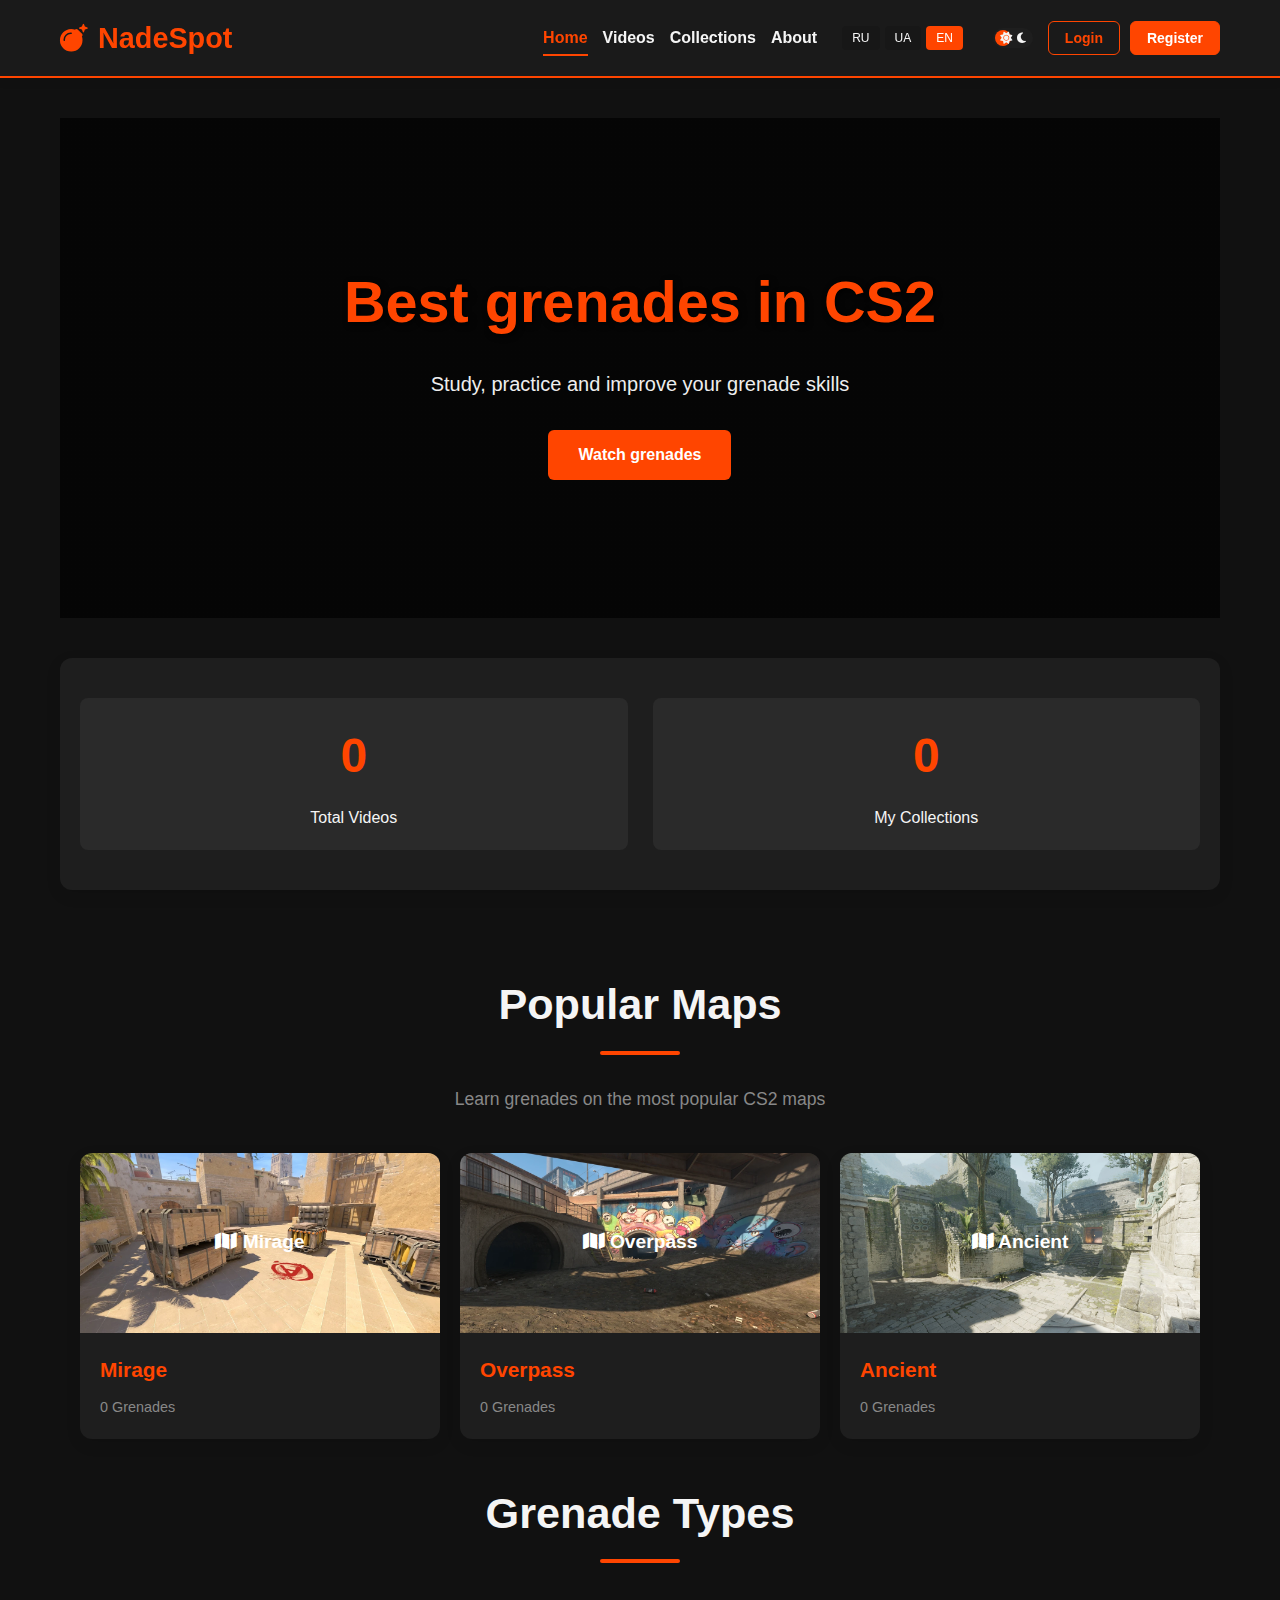
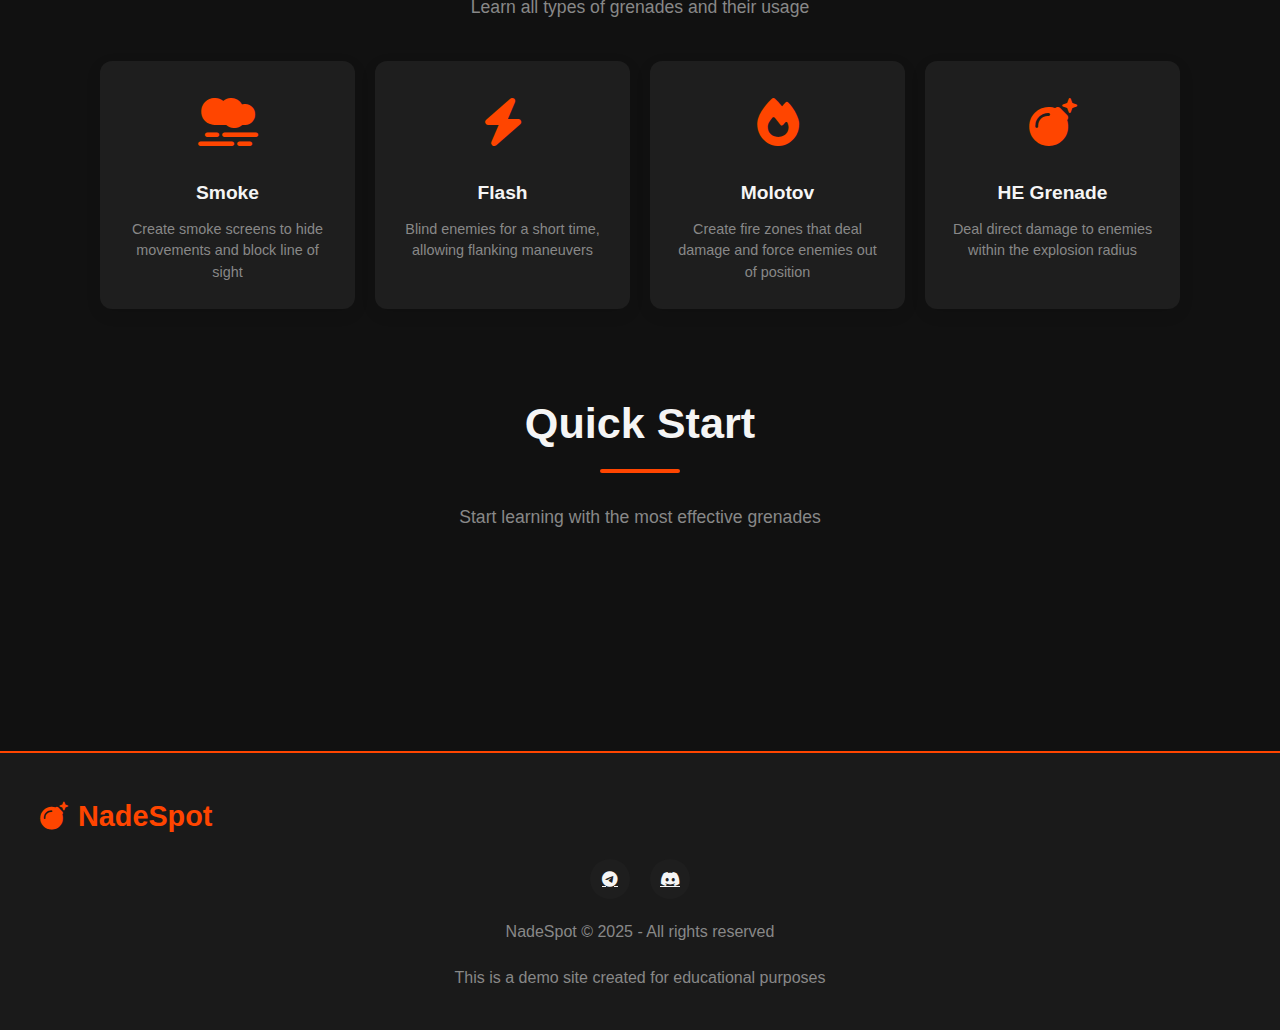
<file: index.html>
<!DOCTYPE html>
<html lang="ru">
<head>
  <meta charset="UTF-8">
  <meta name="viewport" content="width=device-width, initial-scale=1.0">
  <title>NadeSpot - Лучшие гранаты CS2</title>
  <link rel="stylesheet" href="https://cdnjs.cloudflare.com/ajax/libs/font-awesome/6.4.0/css/all.min.css">
  <link rel="stylesheet" href="https://cdnjs.cloudflare.com/ajax/libs/animate.css/4.1.1/animate.min.css">
  <link rel="manifest" href="/manifest.json">
  <meta name="theme-color" content="#ff4500">
  <style>
    /* Все существующие стили остаются без изменений */
    :root {
      --primary: #ff4500;
      --primary-dark: #e03d00;
      --primary-light: #ff6a33;
      --secondary: #1a1a1a;
      --dark: #111;
      --light: #f5f5f5;
      --gray: #888;
      --card-bg: #1e1e1e;
      --card-hover: #252525;
      --text-color: #f5f5f5;
      --bg-color: #111;
      --nav-bg: #1a1a1a;
      --border-color: #333;
      --input-bg: #2a2a2a;
      --danger: #dc3545;
      --danger-dark: #bd2130;
      --success: #28a745;
      --info: #17a2b8;
      --warning: #ffc107;
      --easy: #28a745;
      --medium: #ffc107;
      --hard: #dc3545;
      
      /* Responsive scaling variables */
      --scale-factor: 1;
      --base-font-size: 16px;
      --heading-scale: 1.2;
      --element-scale: 1;
      --spacing-scale: 1;
    }

    [data-theme="light"] {
      --primary: #ff4500;
      --primary-dark: #e03d00;
      --primary-light: #ff6a33;
      --secondary: #f0f0f0;
      --dark: #f5f5f5;
      --light: #111;
      --gray: #666;
      --card-bg: #ffffff;
      --card-hover: #f0f0f0;
      --text-color: #111;
      --bg-color: #f5f5f5;
      --nav-bg: #ffffff;
      --border-color: #ddd;
      --input-bg: #ffffff;
      --danger: #dc3545;
      --danger-dark: #bd2130;
      --success: #28a745;
      --info: #17a2b8;
      --warning: #ffc107;
      --easy: #28a745;
      --medium: #ffc107;
      --hard: #dc3545;
    }
    
    /* Responsive scaling for large screens */
    @media (min-width: 1920px) {
      :root {
        --scale-factor: 1.15;
        --base-font-size: 18px;
        --heading-scale: 1.3;
        --element-scale: 1.1;
        --spacing-scale: 1.1;
      }
    }
    
    @media (min-width: 2560px) {
      :root {
        --scale-factor: 1.3;
        --base-font-size: 20px;
        --heading-scale: 1.4;
        --element-scale: 1.2;
        --spacing-scale: 1.2;
      }
    }
    
    @media (min-width: 3840px) {
      :root {
        --scale-factor: 1.5;
        --base-font-size: 24px;
        --heading-scale: 1.6;
        --element-scale: 1.4;
        --spacing-scale: 1.4;
      }
    }
    
    /* Responsive scaling for small screens */
    @media (max-width: 768px) {
      :root {
        --scale-factor: 0.9;
        --base-font-size: 15px;
        --heading-scale: 1.1;
        --element-scale: 0.9;
        --spacing-scale: 0.9;
      }
    }
    
    @media (max-width: 480px) {
      :root {
        --scale-factor: 0.8;
        --base-font-size: 14px;
        --heading-scale: 1;
        --element-scale: 0.8;
        --spacing-scale: 0.8;
      }
    }
    
    * {
      margin: 0;
      padding: 0;
      box-sizing: border-box;
      font-family: 'Segoe UI', Tahoma, Geneva, Verdana, sans-serif;
    }
    
    body {
      background: var(--bg-color);
      color: var(--text-color);
      line-height: 1.6;
      overflow-x: hidden;
      transition: background-color 0.3s, color 0.3s;
      font-size: var(--base-font-size);
    }
    
    /* Навигация */
    nav {
      background: var(--nav-bg);
      padding: calc(15px * var(--spacing-scale)) 0;
      border-bottom: calc(2px * var(--element-scale)) solid var(--primary);
      position: sticky;
      top: 0;
      z-index: 100;
      box-shadow: 0 2px 10px rgba(0, 0, 0, 0.1);
      transition: background-color 0.3s, border-color 0.3s;
    }
    
    .nav-container {
      display: flex;
      justify-content: space-between;
      align-items: center;
      max-width: calc(1200px * var(--element-scale));
      margin: 0 auto;
      padding: 0 calc(20px * var(--spacing-scale));
    }
    
    .logo {
      display: flex;
      align-items: center;
      font-size: calc(24px * var(--heading-scale));
      font-weight: bold;
      color: var(--primary);
      text-decoration: none;
      transition: transform 0.3s;
    }
    
    .logo:hover {
      transform: scale(1.05);
    }
    
    .logo i {
      margin-right: calc(10px * var(--spacing-scale));
      font-size: calc(28px * var(--element-scale));
    }
    
    .nav-links {
      display: flex;
      list-style: none;
      align-items: center;
    }
    
    .nav-links li {
      margin-left: calc(15px * var(--spacing-scale));
      position: relative;
    }
    
    .nav-links a {
      text-decoration: none;
      color: var(--text-color);
      font-weight: 600;
      transition: 0.3s;
      padding: calc(5px * var(--spacing-scale)) 0;
      position: relative;
      font-size: calc(1rem * var(--scale-factor));
    }
    
    .nav-links a:hover,
    .nav-links a.active {
      color: var(--primary);
    }
    
    .nav-links a.active::after {
      content: '';
      position: absolute;
      bottom: calc(-5px * var(--spacing-scale));
      left: 0;
      width: 100%;
      height: calc(2px * var(--element-scale));
      background: var(--primary);
    }
    
    .language-switcher {
      display: flex;
      margin-left: calc(10px * var(--spacing-scale));
      gap: calc(5px * var(--spacing-scale));
    }
    
    .lang-btn {
      background: rgba(0, 0, 0, 0.1);
      border: none;
      color: var(--text-color);
      padding: calc(5px * var(--spacing-scale)) calc(10px * var(--spacing-scale));
      border-radius: calc(4px * var(--element-scale));
      cursor: pointer;
      transition: all 0.3s ease;
      font-size: calc(12px * var(--scale-factor));
    }
    
    .lang-btn:hover {
      background: rgba(0, 0, 0, 0.2);
    }
    
    .lang-btn.active {
      background: var(--primary);
      color: white;
    }
      
    .theme-switcher {
      margin-left: calc(15px * var(--spacing-scale));
      cursor: pointer;
      width: calc(40px * var(--element-scale));
      height: calc(20px * var(--element-scale));
      background: var(--card-bg);
      border-radius: calc(10px * var(--element-scale));
      position: relative;
      display: flex;
      align-items: center;
      padding: calc(2px * var(--spacing-scale));
      transition: background 0.3s;
    }
    
    .theme-switcher::before {
      content: '';
      position: absolute;
      width: calc(16px * var(--element-scale));
      height: calc(16px * var(--element-scale));
      border-radius: 50%;
      background: var(--primary);
      transition: transform 0.3s;
    }
    
    [data-theme="light"] .theme-switcher::before {
      transform: translateX(calc(20px * var(--element-scale)));
    }
    
    .theme-icon {
      font-size: calc(12px * var(--scale-factor));
      margin: 0 calc(5px * var(--spacing-scale));
      z-index: 1;
    }
    
    .theme-icon.sun {
      color: var(--text-color);
    }
    
    .theme-icon.moon {
      color: var(--text-color);
      margin-left: auto;
    }

    /* Мобильное меню */
    .menu-toggle {
      display: none;
      flex-direction: column;
      cursor: pointer;
      padding: calc(5px * var(--spacing-scale));
    }

    .menu-toggle span {
      width: calc(25px * var(--element-scale));
      height: calc(3px * var(--element-scale));
      background: var(--text-color);
      margin: calc(3px * var(--spacing-scale)) 0;
      transition: 0.3s;
    }
    
    /* Главный баннер */
    .hero {
      height: calc(500px * var(--element-scale));
      background: linear-gradient(rgba(0, 0, 0, 0.7), rgba(0, 0, 0, 0.7)), 
                 url('https://images.unsplash.com/photo-1757923028479-821ade5e2aef?q=80&w=1057&auto=format&fit=crop&ixlib=rb-4.1.0&ixid=M3wxMjA3fDB8MHxwaG90by1wYWdlfHx8fGVufDB8fHx8fA%3D%3D') 
                 no-repeat center center/cover;
      display: flex;
      align-items: center;
      justify-content: center;
      text-align: center;
      padding: 0 calc(20px * var(--spacing-scale));
    }
    
    .hero-content {
      max-width: calc(800px * var(--element-scale));
    }
    
    .hero-content h1 {
      font-size: calc(48px * var(--heading-scale));
      margin-bottom: calc(20px * var(--spacing-scale));
      color: var(--primary);
      text-shadow: 2px 2px 6px rgba(0, 0, 0, 0.8);
      animation: fadeInDown 1s;
    }
    
    .hero-content p {
      font-size: calc(20px * var(--scale-factor));
      margin-bottom: calc(30px * var(--spacing-scale));
      color: #eee;
      animation: fadeInUp 1s;
    }
    
    .hero-buttons {
      display: flex;
      justify-content: center;
      gap: calc(15px * var(--spacing-scale));
      animation: fadeIn 1.5s;
    }
    
    .btn {
      display: inline-block;
      padding: calc(12px * var(--spacing-scale)) calc(30px * var(--spacing-scale));
      background: var(--primary);
      color: #fff;
      text-decoration: none;
      font-weight: bold;
      border-radius: calc(6px * var(--element-scale));
      transition: 0.3s;
      border: none;
      cursor: pointer;
      font-size: calc(1rem * var(--scale-factor));
    }
    
    .btn:hover {
      background: var(--primary-dark);
      transform: translateY(calc(-3px * var(--element-scale)));
      box-shadow: 0 5px 15px rgba(255, 69, 0, 0.4);
    }
    
    .btn-outline {
      background: transparent;
      border: calc(2px * var(--element-scale)) solid var(--primary);
      color: var(--primary);
    }
    
    .btn-outline:hover {
      background: var(--primary);
      color: #fff;
    }
    
    .btn-danger {
      background: var(--danger);
    }
    
    .btn-danger:hover {
      background: var(--danger-dark);
    }
    
    .btn-success {
      background: var(--success);
    }
    
    .btn-info {
      background: var(--info);
    }

    /* Статистика */
    .stats-section {
      background: var(--card-bg);
      padding: calc(40px * var(--spacing-scale)) calc(20px * var(--spacing-scale));
      margin: calc(40px * var(--spacing-scale)) auto;
      max-width: calc(1200px * var(--element-scale));
      border-radius: calc(12px * var(--element-scale));
      box-shadow: 0 5px 15px rgba(0, 0, 0, 0.1);
    }

    .stats-grid {
      display: grid;
      grid-template-columns: repeat(auto-fit, minmax(calc(200px * var(--element-scale)), 1fr));
      gap: calc(25px * var(--spacing-scale));
      text-align: center;
    }

    .stat-item {
      padding: calc(20px * var(--spacing-scale));
      background: var(--input-bg);
      border-radius: calc(8px * var(--element-scale));
      transition: transform 0.3s;
    }

    .stat-item:hover {
      transform: translateY(calc(-5px * var(--element-scale)));
    }

    .stat-number {
      font-size: calc(2.5rem * var(--heading-scale));
      font-weight: bold;
      color: var(--primary);
      margin-bottom: calc(10px * var(--spacing-scale));
    }

    .stat-label {
      color: var(--text-color);
      font-size: calc(1rem * var(--scale-factor));
    }

    /* Карты CS2 */
    .maps-section {
      padding: calc(40px * var(--spacing-scale)) calc(20px * var(--spacing-scale));
      max-width: calc(1200px * var(--element-scale));
      margin: 0 auto;
    }

    .maps-grid {
      display: grid;
      grid-template-columns: repeat(auto-fit, minmax(calc(280px * var(--element-scale)), 1fr));
      gap: calc(20px * var(--spacing-scale));
      margin-top: calc(30px * var(--spacing-scale));
    }

    .map-card {
      background: var(--card-bg);
      border-radius: calc(12px * var(--element-scale));
      overflow: hidden;
      transition: transform 0.3s, box-shadow 0.3s;
      box-shadow: 0 5px 15px rgba(0, 0, 0, 0.1);
      position: relative;
      cursor: pointer;
    }

    .map-card:hover {
      transform: translateY(calc(-5px * var(--element-scale)));
      box-shadow: 0 10px 25px rgba(0, 0, 0, 0.2);
    }

    .map-image {
      height: calc(180px * var(--element-scale));
      background: linear-gradient(45deg, #333, #555);
      display: flex;
      align-items: center;
      justify-content: center;
      color: white;
      font-size: calc(1.2rem * var(--scale-factor));
      font-weight: bold;
      background-size: cover;
      background-position: center;
    }

    .map-info {
      padding: calc(20px * var(--spacing-scale));
    }

    .map-name {
      font-size: calc(1.3rem * var(--scale-factor));
      font-weight: bold;
      margin-bottom: calc(10px * var(--spacing-scale));
      color: var(--primary);
    }

    .map-stats {
      display: flex;
      justify-content: space-between;
      color: var(--gray);
      font-size: calc(0.9rem * var(--scale-factor));
    }

    /* Типы гранат */
    .grenades-section {
      padding: calc(40px * var(--spacing-scale)) calc(20px * var(--spacing-scale));
      max-width: calc(1200px * var(--element-scale));
      margin: 0 auto;
    }

    .grenades-grid {
      display: grid;
      grid-template-columns: repeat(auto-fit, minmax(calc(250px * var(--element-scale)), 1fr));
      gap: calc(20px * var(--spacing-scale));
      margin-top: calc(30px * var(--spacing-scale));
    }

    .grenade-card {
      background: var(--card-bg);
      padding: calc(25px * var(--spacing-scale));
      border-radius: calc(12px * var(--element-scale));
      text-align: center;
      transition: transform 0.3s, box-shadow 0.3s;
      box-shadow: 0 5px 15px rgba(0, 0, 0, 0.1);
    }

    .grenade-card:hover {
      transform: translateY(calc(-5px * var(--element-scale)));
      box-shadow: 0 10px 25px rgba(0, 0, 0, 0.2);
    }

    .grenade-icon {
      font-size: calc(3rem * var(--element-scale));
      color: var(--primary);
      margin-bottom: calc(15px * var(--spacing-scale));
    }

    .grenade-name {
      font-size: calc(1.2rem * var(--scale-factor));
      font-weight: bold;
      margin-bottom: calc(10px * var(--spacing-scale));
      color: var(--text-color);
    }

    .grenade-desc {
      color: var(--gray);
      font-size: calc(0.9rem * var(--scale-factor));
      line-height: 1.5;
    }

    /* Уведомления */
    .notification {
      position: fixed;
      top: calc(20px * var(--spacing-scale));
      right: calc(20px * var(--spacing-scale));
      padding: calc(15px * var(--spacing-scale)) calc(20px * var(--spacing-scale));
      border-radius: calc(5px * var(--element-scale));
      color: white;
      z-index: 1000;
      opacity: 0;
      transform: translateX(100%);
      transition: all 0.3s ease;
      box-shadow: 0 4px 12px rgba(0,0,0,0.15);
      font-size: calc(1rem * var(--scale-factor));
    }
    
    .notification.show {
      opacity: 1;
      transform: translateX(0);
    }
    
    .notification.error {
      background-color: var(--danger);
    }
    
    .notification.success {
      background-color: var(--success);
    }
    
    .notification.info {
      background-color: var(--info);
    }
    
    /* Секции */
    section {
      display: none;
      padding: calc(40px * var(--spacing-scale)) calc(20px * var(--spacing-scale));
      max-width: calc(1200px * var(--element-scale));
      margin: 0 auto;
    }
    
    section.active {
      display: block;
      animation: fadeIn 0.5s;
    }
    
    .section-title {
      text-align: center;
      font-size: calc(36px * var(--heading-scale));
      margin-bottom: calc(30px * var(--spacing-scale));
      color: var(--text-color);
      position: relative;
      padding-bottom: calc(15px * var(--spacing-scale));
    }
    
    .section-title::after {
      content: '';
      position: absolute;
      bottom: 0;
      left: 50%;
      transform: translateX(-50%);
      width: calc(80px * var(--element-scale));
      height: calc(4px * var(--element-scale));
      background: var(--primary);
      border-radius: calc(2px * var(--element-scale));
    }

    .section-subtitle {
      text-align: center;
      color: var(--gray);
      margin-bottom: calc(40px * var(--spacing-scale));
      font-size: calc(1.1rem * var(--scale-factor));
      max-width: calc(600px * var(--element-scale));
      margin-left: auto;
      margin-right: auto;
    }
    
    /* Поиск и фильтры */
    .search-filters {
      background: var(--card-bg);
      padding: calc(20px * var(--spacing-scale));
      border-radius: calc(8px * var(--element-scale));
      margin-bottom: calc(30px * var(--spacing-scale));
      box-shadow: 0 5px 15px rgba(0, 0, 0, 0.1);
      transition: background-color 0.3s;
    }
    
    .search-box {
      display: flex;
      margin-bottom: calc(15px * var(--spacing-scale));
    }
    
    .search-box input {
      flex: 1;
      padding: calc(12px * var(--spacing-scale));
      border: calc(1px * var(--element-scale)) solid var(--border-color);
      border-radius: calc(4px * var(--element-scale)) 0 0 calc(4px * var(--element-scale));
      background: var(--input-bg);
      color: var(--text-color);
      font-size: calc(16px * var(--scale-factor));
    }
    
    .search-box button {
      padding: 0 calc(20px * var(--spacing-scale));
      background: var(--primary);
      color: white;
      border: none;
      border-radius: 0 calc(4px * var(--element-scale)) calc(4px * var(--element-scale)) 0;
      cursor: pointer;
      font-size: calc(1rem * var(--scale-factor));
    }
    
    .advanced-filters {
      display: grid;
      grid-template-columns: repeat(auto-fit, minmax(calc(200px * var(--element-scale)), 1fr));
      gap: calc(15px * var(--spacing-scale));
    }
    
    .filter-group {
      margin-bottom: calc(15px * var(--spacing-scale));
    }
    
    .filter-group label {
      display: block;
      margin-bottom: calc(5px * var(--spacing-scale));
      font-weight: 500;
      color: var(--text-color);
      font-size: calc(1rem * var(--scale-factor));
    }
    
    .filter-group select,
    .filter-group input {
      width: 100%;
      padding: calc(10px * var(--spacing-scale));
      border: calc(1px * var(--element-scale)) solid var(--border-color);
      border-radius: calc(4px * var(--element-scale));
      background: var(--input-bg);
      color: var(--text-color);
      font-size: calc(1rem * var(--scale-factor));
    }
    
    /* Сетка видео */
    .video-grid {
      display: grid;
      grid-template-columns: repeat(auto-fill, minmax(calc(300px * var(--element-scale)), 1fr));
      gap: calc(25px * var(--spacing-scale));
      margin-top: calc(30px * var(--spacing-scale));
    }
    
    .video-card {
      background: var(--card-bg);
      border-radius: calc(8px * var(--element-scale));
      overflow: hidden;
      transition: transform 0.3s, box-shadow 0.3s, background-color 0.3s;
      box-shadow: 0 5px 15px rgba(0, 0, 0, 0.1);
      position: relative;
    }
    
    .video-card:hover {
      transform: translateY(calc(-5px * var(--element-scale)));
      box-shadow: 0 10px 25px rgba(0, 0, 0, 0.2);
      background: var(--card-hover);
    }
    
    .video-actions {
      position: absolute;
      top: calc(10px * var(--spacing-scale));
      right: calc(10px * var(--spacing-scale));
      z-index: 5;
      display: flex;
      gap: calc(10px * var(--spacing-scale));
    }
    
    .video-card:hover .video-actions {
      display: flex;
    }
    
    .action-btn {
      background: rgba(0, 0, 0, 0.7);
      color: white;
      border: none;
      border-radius: 50%;
      width: calc(30px * var(--element-scale));
      height: calc(30px * var(--element-scale));
      display: flex;
      align-items: center;
      justify-content: center;
      cursor: pointer;
      transition: 0.3s;
      font-size: calc(14px * var(--scale-factor));
    }
    
    .action-btn:hover {
      background: var(--primary);
      transform: scale(1.1);
    }
    
    .favorited {
      color: gold;
    }
    
    .video-thumb {
      height: calc(180px * var(--element-scale));
      background-color: #222;
      display: flex;
      align-items: center;
      justify-content: center;
      cursor: pointer;
      position: relative;
      overflow: hidden;
    }
    
    .video-thumb img {
      width: 100%;
      height: 100%;
      object-fit: cover;
      transition: transform 0.3s;
    }
    
    .video-thumb:hover img {
      transform: scale(1.05);
    }
    
    .play-icon {
      position: absolute;
      font-size: calc(60px * var(--element-scale));
      color: rgba(255, 255, 255, 0.9);
      transition: 0.3s;
      text-shadow: 0 2px 10px rgba(0, 0, 0, 0.5);
    }
    
    .video-thumb:hover .play-icon {
      color: var(--primary);
      transform: scale(1.1);
    }
    
    .video-duration {
      position: absolute;
      bottom: calc(10px * var(--spacing-scale));
      right: calc(10px * var(--spacing-scale));
      background: rgba(0, 0, 0, 0.7);
      padding: calc(3px * var(--spacing-scale)) calc(8px * var(--spacing-scale));
      border-radius: calc(4px * var(--element-scale));
      font-size: calc(14px * var(--scale-factor));
    }
    
    .video-info {
      padding: calc(15px * var(--spacing-scale));
    }
    
    .video-title {
      font-size: calc(18px * var(--scale-factor));
      margin-bottom: calc(10px * var(--spacing-scale));
      font-weight: 600;
      color: var(--text-color);
    }
    
    .video-meta {
      display: flex;
      justify-content: space-between;
      color: var(--gray);
      font-size: calc(14px * var(--scale-factor));
      margin-bottom: calc(10px * var(--spacing-scale));
    }
    
    .video-stats {
      display: flex;
      justify-content: space-between;
      color: var(--gray);
      border-top: calc(1px * var(--element-scale)) solid var(--border-color);
      padding-top: calc(15px * var(--spacing-scale));
      font-size: calc(14px * var(--scale-factor));
    }
    
    .video-stat {
      display: flex;
      align-items: center;
    }
    
    .video-stat i {
      margin-right: calc(5px * var(--spacing-scale));
    }
    
    /* Категории */
    .categories {
      display: flex;
      justify-content: center;
      flex-wrap: wrap;
      gap: calc(15px * var(--spacing-scale));
      margin-bottom: calc(30px * var(--spacing-scale));
    }
    
    .category-btn {
      padding: calc(8px * var(--spacing-scale)) calc(20px * var(--spacing-scale));
      background: var(--card-bg);
      color: var(--text-color);
      border: none;
      border-radius: calc(20px * var(--element-scale));
      cursor: pointer;
      transition: 0.3s;
      font-size: calc(1rem * var(--scale-factor));
    }
    
    .category-btn:hover,
    .category-btn.active {
      background: var(--primary);
    }
    
    /* Форма загрузки видео */
    .upload-form {
      background: var(--card-bg);
      padding: calc(30px * var(--spacing-scale));
      border-radius: calc(8px * var(--element-scale));
      max-width: calc(600px * var(--element-scale));
      margin: 0 auto;
      box-shadow: 0 5px 15px rgba(0, 0, 0, 0.1);
      transition: background-color 0.3s;
    }
    
    .form-group {
      margin-bottom: calc(20px * var(--spacing-scale));
    }
    
    .form-group label {
      display: block;
      margin-bottom: calc(8px * var(--spacing-scale));
      font-weight: 500;
      color: var(--text-color);
      font-size: calc(1rem * var(--scale-factor));
    }
    
    .form-control {
      width: 100%;
      padding: calc(12px * var(--spacing-scale));
      border: calc(1px * var(--element-scale)) solid var(--border-color);
      border-radius: calc(4px * var(--element-scale));
      background: var(--input-bg);
      color: var(--text-color);
      font-size: calc(16px * var(--scale-factor));
    }
    
    .form-control:focus {
      outline: none;
      border-color: var(--primary);
    }
    
    textarea.form-control {
      min-height: calc(100px * var(--element-scale));
      resize: vertical;
    }
    
    .file-upload {
      display: flex;
      flex-direction: column;
      align-items: center;
      justify-content: center;
      border: calc(2px * var(--element-scale)) dashed var(--border-color);
      border-radius: calc(8px * var(--element-scale));
      padding: calc(20px * var(--spacing-scale));
      text-align: center;
      cursor: pointer;
      transition: 0.3s;
      margin-bottom: calc(20px * var(--spacing-scale));
    }
    
    .file-upload:hover {
      border-color: var(--primary);
    }
    
    .file-upload i {
      font-size: calc(40px * var(--element-scale));
      color: var(--primary);
      margin-bottom: calc(10px * var(--spacing-scale));
    }
    
    .upload-types {
      display: flex;
      gap: calc(15px * var(--spacing-scale));
      margin-bottom: calc(20px * var(--spacing-scale));
    }
    
    .upload-type-btn {
      flex: 1;
      padding: calc(12px * var(--spacing-scale));
      background: var(--input-bg);
      border: calc(1px * var(--element-scale)) solid var(--border-color);
      border-radius: calc(6px * var(--element-scale));
      color: var(--text-color);
      cursor: pointer;
      transition: 0.3s;
      font-size: calc(1rem * var(--scale-factor));
    }
    
    .upload-type-btn.active {
      background: var(--primary);
      border-color: var(--primary);
    }
    
    /* Коллекции */
    .collections-container {
      display: grid;
      grid-template-columns: repeat(auto-fill, minmax(calc(280px * var(--element-scale)), 1fr));
      gap: calc(25px * var(--spacing-scale));
      margin-top: calc(30px * var(--spacing-scale));
    }
    
    .collection-card {
      background: var(--card-bg);
      border-radius: calc(8px * var(--element-scale));
      overflow: hidden;
      transition: transform 0.3s, box-shadow 0.3s, background-color 0.3s;
      box-shadow: 0 5px 15px rgba(0, 0, 0, 0.1);
      position: relative;
      cursor: pointer;
    }
    
    .collection-card:hover {
      transform: translateY(calc(-5px * var(--element-scale)));
      box-shadow: 0 10px 25px rgba(0, 0, 0, 0.2);
    }
    
    /* Стили для кнопки удаления коллекции */
    .collection-actions {
      position: absolute;
      top: calc(10px * var(--spacing-scale));
      right: calc(10px * var(--spacing-scale));
      display: flex;
      gap: calc(10px * var(--spacing-scale));
      z-index: 5;
      opacity: 0;
      transition: opacity 0.3s;
    }
    
    .collection-card:hover .collection-actions {
      opacity: 1;
    }
    
    .collection-action-btn {
      background: rgba(0, 0, 0, 0.7);
      color: white;
      border: none;
      border-radius: 50%;
      width: calc(30px * var(--element-scale));
      height: calc(30px * var(--element-scale));
      display: flex;
      align-items: center;
      justify-content: center;
      cursor: pointer;
      transition: 0.3s;
      font-size: calc(14px * var(--scale-factor));
    }
    
    .collection-action-btn:hover {
      background: var(--danger);
      transform: scale(1.1);
    }
    
    .collection-thumb {
      height: calc(150px * var(--element-scale));
      background-color: #222;
      position: relative;
      overflow: hidden;
    }
    
    .collection-thumb img {
      width: 100%;
      height: 100%;
      object-fit: cover;
    }
    
    .collection-count {
      position: absolute;
      top: calc(10px * var(--spacing-scale));
      right: calc(10px * var(--spacing-scale));
      background: rgba(0, 0, 0, 0.7);
      color: white;
      padding: calc(5px * var(--spacing-scale)) calc(10px * var(--spacing-scale));
      border-radius: calc(20px * var(--element-scale));
      font-size: calc(12px * var(--scale-factor));
    }
    
    .collection-info {
      padding: calc(15px * var(--spacing-scale));
    }
    
    .collection-title {
      font-size: calc(18px * var(--scale-factor));
      margin-bottom: calc(10px * var(--spacing-scale));
      font-weight: 600;
      color: var(--text-color);
    }
    
    .collection-desc {
      color: var(--gray);
      font-size: calc(14px * var(--scale-factor));
      margin-bottom: calc(15px * var(--spacing-scale));
    }
    
    .collection-meta {
      display: flex;
      justify-content: space-between;
      color: var(--gray);
      font-size: calc(12px * var(--scale-factor));
    }
    
    /* Панель администратора */
    .admin-panel {
      background: var(--card-bg);
      padding: calc(30px * var(--spacing-scale));
      border-radius: calc(8px * var(--element-scale));
      max-width: calc(800px * var(--element-scale));
      margin: 0 auto;
      box-shadow: 0 5px 15px rgba(0, 0, 0, 0.1);
      transition: background-color 0.3s;
    }
    
    .admin-video-list {
      margin-top: calc(20px * var(--spacing-scale));
    }
    
    .admin-video-item {
      display: flex;
      justify-content: space-between;
      align-items: center;
      padding: calc(15px * var(--spacing-scale));
      border-bottom: calc(1px * var(--element-scale)) solid var(--border-color);
    }
    
    .admin-video-item:last-child {
      border-bottom: none;
    }
    
    .admin-video-info {
      flex: 1;
    }
    
    .admin-video-title {
      font-weight: 600;
      margin-bottom: calc(5px * var(--spacing-scale));
      color: var(--text-color);
      font-size: calc(1rem * var(--scale-factor));
    }
    
    .admin-video-meta {
      font-size: calc(14px * var(--scale-factor));
      color: var(--gray);
    }
    
    /* Модальное окно видео */
    .video-modal {
      display: none;
      position: fixed;
      top: 0;
      left: 0;
      width: 100%;
      height: 100%;
      background: rgba(0, 0, 0, 0.9);
      z-index: 1000;
      align-items: center;
      justify-content: center;
      padding: calc(20px * var(--spacing-scale));
    }
    
    .video-modal.active {
      display: flex;
      animation: fadeIn 0.3s;
    }
    
    .modal-content {
      background: var(--card-bg);
      width: 100%;
      max-width: calc(900px * var(--element-scale));
      border-radius: calc(8px * var(--element-scale));
      overflow: hidden;
      position: relative;
    }
    
    .modal-close {
      position: absolute;
      top: calc(15px * var(--spacing-scale));
      right: calc(15px * var(--spacing-scale));
      background: rgba(0, 0, 0, 0.7);
      color: #fff;
      width: calc(40px * var(--element-scale));
      height: calc(40px * var(--element-scale));
      border-radius: 50%;
      display: flex;
      align-items: center;
      justify-content: center;
      cursor: pointer;
      z-index: 10;
      font-size: calc(20px * var(--scale-factor));
      transition: background 0.3s;
    }
    
    .modal-close:hover {
      background: var(--primary);
    }
    
    .modal-video-container {
      width: 100%;
      position: relative;
      padding-top: 56.25%; /* 16:9 Aspect Ratio */
    }
    
    .modal-video {
      position: absolute;
      top: 0;
      left: 0;
      width: 100%;
      height: 100%;
      border: none;
    }
    
    .modal-body {
      padding: calc(20px * var(--spacing-scale));
    }
    
    .modal-title {
      font-size: calc(24px * var(--scale-factor));
      margin-bottom: calc(10px * var(--spacing-scale));
      color: var(--text-color);
    }
    
    .modal-meta {
      display: flex;
      justify-content: space-between;
      color: var(--gray);
      margin-bottom: calc(15px * var(--spacing-scale));
      font-size: calc(1rem * var(--scale-factor));
    }
    
    .modal-description {
      margin-bottom: calc(20px * var(--spacing-scale));
      line-height: 1.6;
      color: var(--text-color);
      font-size: calc(1rem * var(--scale-factor));
    }
    
    .modal-stats {
      display: flex;
      justify-content: space-between;
      color: var(--gray);
      border-top: calc(1px * var(--element-scale)) solid var(--border-color);
      padding-top: calc(15px * var(--spacing-scale));
      font-size: calc(1rem * var(--scale-factor));
    }
    
    /* Модальное окно подтверждения удаления */
    .confirm-modal {
      display: none;
      position: fixed;
      top: 0;
      left: 0;
      width: 100%;
      height: 100%;
      background: rgba(0, 0, 0, 0.8);
      z-index: 2000;
      align-items: center;
      justify-content: center;
    }
    
    .confirm-modal.active {
      display: flex;
    }
    
    .confirm-content {
      background: var(--card-bg);
      padding: calc(30px * var(--spacing-scale));
      border-radius: calc(8px * var(--element-scale));
      max-width: calc(500px * var(--element-scale));
      width: 100%;
      text-align: center;
    }
    
    .confirm-buttons {
      display: flex;
      justify-content: center;
      gap: calc(15px * var(--spacing-scale));
      margin-top: calc(20px * var(--spacing-scale));
    }
    
    /* О сайте */
    .about-content {
      background: var(--card-bg);
      padding: calc(30px * var(--spacing-scale));
      border-radius: calc(8px * var(--element-scale));
      box-shadow: 0 5px 15px rgba(0, 0, 0, 0.1);
      transition: background-color 0.3s;
    }
    
    .about-content p {
      margin-bottom: calc(20px * var(--spacing-scale));
      line-height: 1.8;
      color: var(--text-color);
      font-size: calc(1rem * var(--scale-factor));
    }
    
    .features {
      display: grid;
      grid-template-columns: repeat(auto-fit, minmax(calc(250px * var(--element-scale)), 1fr));
      gap: calc(20px * var(--spacing-scale));
      margin-top: calc(30px * var(--spacing-scale));
    }
    
    .feature {
      text-align: center;
      padding: calc(20px * var(--spacing-scale));
      background: var(--input-bg);
      border-radius: calc(8px * var(--element-scale));
      transition: 0.3s;
    }
    
    .feature:hover {
      transform: translateY(calc(-5px * var(--element-scale)));
      box-shadow: 0 10px 20px rgba(0, 0, 0, 0.2);
    }
    
    .feature i {
      font-size: calc(40px * var(--element-scale));
      color: var(--primary);
      margin-bottom: calc(15px * var(--spacing-scale));
    }
    
    .feature h3 {
      margin-bottom: calc(10px * var(--spacing-scale));
      color: var(--primary);
      font-size: calc(1.2rem * var(--scale-factor));
    }
    
    /* Футер */
    footer {
      background: var(--nav-bg);
      padding: calc(40px * var(--spacing-scale)) calc(20px * var(--spacing-scale));
      text-align: center;
      margin-top: calc(60px * var(--spacing-scale));
      border-top: calc(2px * var(--element-scale)) solid var(--primary);
      transition: background-color 0.3s;
    }
    
    .footer-content {
      max-width: calc(1200px * var(--element-scale));
      margin: 0 auto;
    }
    
    .social-links {
      display: flex;
      justify-content: center;
      margin: calc(20px * var(--spacing-scale)) 0;
    }
    
    .social-links a {
      display: flex;
      align-items: center;
      justify-content: center;
      width: calc(40px * var(--element-scale));
      height: calc(40px * var(--element-scale));
      border-radius: 50%;
      background: var(--card-bg);
      color: var(--text-color);
      margin: 0 calc(10px * var(--spacing-scale));
      transition: 0.3s;
    }
    
    .social-links a:hover {
      background: var(--primary);
      transform: translateY(calc(-3px * var(--element-scale)));
    }
    
    .copyright {
      color: var(--gray);
      margin-top: calc(20px * var(--spacing-scale));
      font-size: calc(1rem * var(--scale-factor));
    }
    
    /* Бейджи сложности */
    .difficulty-badge {
      display: inline-block;
      padding: calc(3px * var(--spacing-scale)) calc(8px * var(--spacing-scale));
      border-radius: calc(12px * var(--element-scale));
      font-size: calc(12px * var(--scale-factor));
      font-weight: 600;
      text-transform: uppercase;
    }
    
    .difficulty-easy {
      background-color: var(--easy);
      color: white;
    }
    
    .difficulty-medium {
      background-color: var(--medium);
      color: #333;
    }
    
    .difficulty-hard {
      background-color: var(--hard);
      color: white;
    }
    
    /* Рейтинг */
    .rating {
      display: flex;
      align-items: center;
      gap: calc(5px * var(--spacing-scale));
    }
    
    .rating-stars {
      color: var(--warning);
    }
    
    /* Теги */
    .tags {
      display: flex;
      flex-wrap: wrap;
      gap: calc(5px * var(--spacing-scale));
      margin-top: calc(10px * var(--spacing-scale));
    }
    
    .tag {
      background: var(--primary-light);
      color: white;
      padding: calc(3px * var(--spacing-scale)) calc(8px * var(--spacing-scale));
      border-radius: calc(12px * var(--element-scale));
      font-size: calc(12px * var(--scale-factor));
    }
    
    /* Карточка с улучшенной информацией */
    .video-details {
      display: flex;
      flex-direction: column;
      gap: calc(10px * var(--spacing-scale));
      margin-top: calc(10px * var(--spacing-scale));
    }
    
    .video-detail {
      display: flex;
      align-items: center;
      gap: calc(8px * var(--spacing-scale));
      font-size: calc(14px * var(--scale-factor));
      color: var(--gray);
    }
    
    .video-detail i {
      color: var(--primary);
    }
    
    /* Анимации */
    @keyframes fadeIn {
      from { opacity: 0; }
      to { opacity: 1; }
    }
    
    @keyframes fadeInUp {
      from {
        opacity: 0;
        transform: translateY(20px);
      }
      to {
        opacity: 1;
        transform: translateY(0);
      }
    }
    
    @keyframes fadeInDown {
      from {
        opacity: 0;
        transform: translateY(-20px);
      }
      to {
        opacity: 1;
        transform: translateY(0);
      }
    }
    
    /* Адаптивность */
    @media (max-width: 1024px) {
      .nav-links li {
        margin-left: calc(12px * var(--spacing-scale));
      }
      
      .hero-content h1 {
        font-size: calc(40px * var(--heading-scale));
      }
      
      .video-grid {
        grid-template-columns: repeat(auto-fill, minmax(calc(280px * var(--element-scale)), 1fr));
      }

      .stats-grid {
        grid-template-columns: repeat(2, 1fr);
      }
    }
    
    @media (max-width: 768px) {
      .nav-container {
        flex-wrap: wrap;
      }
      
      .menu-toggle {
        display: flex;
      }
      
      .nav-links {
        position: fixed;
        top: calc(72px * var(--element-scale));
        left: -100%;
        width: 80%;
        height: calc(100vh - 72px * var(--element-scale));
        background: var(--nav-bg);
        flex-direction: column;
        padding: calc(20px * var(--spacing-scale));
        transition: 0.3s;
        z-index: 99;
      }
      
      .nav-links.active {
        left: 0;
      }
      
      .nav-links li {
        margin: calc(15px * var(--spacing-scale)) 0;
      }
      
      .language-switcher {
        margin: calc(15px * var(--spacing-scale)) 0 0 0;
        justify-content: center;
      }
      
      .theme-switcher {
        margin: calc(15px * var(--spacing-scale)) auto;
      }
      
      .hero-content h1 {
        font-size: calc(36px * var(--heading-scale));
      }
      
      .hero-content p {
        font-size: calc(18px * var(--scale-factor));
      }
      
      .hero-buttons {
        flex-direction: column;
      }
      
      .video-grid {
        grid-template-columns: 1fr;
      }
      
      .collections-container {
        grid-template-columns: 1fr;
      }
      
      .upload-types {
        flex-direction: column;
      }
      
      .advanced-filters {
        grid-template-columns: 1fr;
      }
      
      .admin-video-item {
        flex-direction: column;
        align-items: flex-start;
      }
      
      .admin-video-item .btn {
        margin-top: calc(10px * var(--spacing-scale));
        align-self: flex-end;
      }

      .stats-grid {
        grid-template-columns: 1fr;
      }

      .maps-grid {
        grid-template-columns: 1fr;
      }

      .grenades-grid {
        grid-template-columns: 1fr;
      }
    }
    
    @media (max-width: 480px) {
      .nav-container {
        padding: 0 calc(15px * var(--spacing-scale));
      }
      
      .logo {
        font-size: calc(20px * var(--heading-scale));
      }
      
      .logo i {
        font-size: calc(24px * var(--element-scale));
      }
      
      .hero {
        height: calc(400px * var(--element-scale));
      }
      
      .hero-content h1 {
        font-size: calc(32px * var(--heading-scale));
      }
      
      .hero-content p {
        font-size: calc(16px * var(--scale-factor));
      }
      
      .section-title {
        font-size: calc(28px * var(--heading-scale));
      }
      
      .search-filters,
      .upload-form,
      .admin-panel,
      .about-content {
        padding: calc(20px * var(--spacing-scale));
      }
      
      .video-info,
      .collection-info {
        padding: calc(12px * var(--spacing-scale));
      }
      
      .video-title,
      .collection-title {
        font-size: calc(16px * var(--scale-factor));
      }
      
      .modal-body {
        padding: calc(15px * var(--spacing-scale));
      }
      
      .modal-title {
        font-size: calc(20px * var(--scale-factor));
      }
      .map-image {
        transition: transform 0.3s ease;
      }
    }

    /* Новые стили для системы аккаунтов */
    .auth-section {
      max-width: 400px;
      margin: 0 auto;
    }

    .auth-form {
      background: var(--card-bg);
      padding: calc(30px * var(--spacing-scale));
      border-radius: calc(8px * var(--element-scale));
      box-shadow: 0 5px 15px rgba(0, 0, 0, 0.1);
    }

    .auth-tabs {
      display: flex;
      margin-bottom: calc(20px * var(--spacing-scale));
    }

    .auth-tab {
      flex: 1;
      padding: calc(12px * var(--spacing-scale));
      background: var(--input-bg);
      border: none;
      color: var(--text-color);
      cursor: pointer;
      transition: 0.3s;
    }

    .auth-tab.active {
      background: var(--primary);
    }

    .user-menu {
      position: relative;
    }

    .user-avatar {
      width: calc(40px * var(--element-scale));
      height: calc(40px * var(--element-scale));
      border-radius: 50%;
      background: var(--primary);
      display: flex;
      align-items: center;
      justify-content: center;
      color: white;
      font-weight: bold;
      cursor: pointer;
    }

    .user-dropdown {
      position: absolute;
      top: 100%;
      right: 0;
      background: var(--card-bg);
      border-radius: calc(8px * var(--element-scale));
      box-shadow: 0 5px 15px rgba(0, 0, 0, 0.2);
      min-width: calc(200px * var(--element-scale));
      display: none;
      z-index: 100;
    }

    .user-dropdown.active {
      display: block;
    }

    .user-dropdown-item {
      padding: calc(12px * var(--spacing-scale));
      display: flex;
      align-items: center;
      gap: calc(10px * var(--spacing-scale));
      cursor: pointer;
      transition: 0.3s;
    }

    .user-dropdown-item:hover {
      background: var(--card-hover);
    }

    .user-dropdown-item i {
      width: calc(20px * var(--element-scale));
      text-align: center;
    }

    .collection-select-modal {
      display: none;
      position: fixed;
      top: 0;
      left: 0;
      width: 100%;
      height: 100%;
      background: rgba(0, 0, 0, 0.8);
      z-index: 2000;
      align-items: center;
      justify-content: center;
    }

    .collection-select-modal.active {
      display: flex;
    }

    .collection-select-content {
      background: var(--card-bg);
      padding: calc(30px * var(--spacing-scale));
      border-radius: calc(8px * var(--element-scale));
      max-width: calc(500px * var(--element-scale));
      width: 100%;
      max-height: 80vh;
      overflow-y: auto;
    }

    .collection-select-list {
      margin: calc(20px * var(--spacing-scale)) 0;
    }

    .collection-select-item {
      padding: calc(15px * var(--spacing-scale));
      border-bottom: calc(1px * var(--element-scale)) solid var(--border-color);
      cursor: pointer;
      transition: 0.3s;
    }

    .collection-select-item:hover {
      background: var(--card-hover);
    }

    .collection-select-item:last-child {
      border-bottom: none;
    }

    .admin-user-list {
      margin-top: calc(20px * var(--spacing-scale));
    }

    .admin-user-item {
      display: flex;
      justify-content: space-between;
      align-items: center;
      padding: calc(15px * var(--spacing-scale));
      border-bottom: calc(1px * var(--element-scale)) solid var(--border-color);
    }

    .admin-user-item:last-child {
      border-bottom: none;
    }

    .user-role {
      display: inline-block;
      padding: calc(3px * var(--spacing-scale)) calc(8px * var(--spacing-scale));
      border-radius: calc(12px * var(--element-scale));
      font-size: calc(12px * var(--scale-factor));
      font-weight: 600;
    }

    .role-admin {
      background-color: var(--danger);
      color: white;
    }

    .role-moderator {
      background-color: var(--info);
      color: white;
    }

    .role-user {
      background-color: var(--gray);
      color: white;
    }

    .featured-videos-manager {
      margin-top: calc(30px * var(--spacing-scale));
    }

    .featured-videos-list {
      margin: calc(20px * var(--spacing-scale)) 0;
    }

    .featured-video-item {
      display: flex;
      justify-content: space-between;
      align-items: center;
      padding: calc(15px * var(--spacing-scale));
      border-bottom: calc(1px * var(--element-scale)) solid var(--border-color);
    }

    .featured-video-item:last-child {
      border-bottom: none;
    }

    /* Обновленные стили для кнопок авторизации */
    .auth-buttons {
      display: flex;
      gap: calc(10px * var(--spacing-scale));
      margin-left: calc(15px * var(--spacing-scale));
    }

    .auth-btn {
      padding: calc(8px * var(--spacing-scale)) calc(16px * var(--spacing-scale));
      background: transparent;
      border: calc(1px * var(--element-scale)) solid var(--primary);
      color: var(--primary);
      border-radius: calc(6px * var(--element-scale));
      cursor: pointer;
      transition: all 0.3s ease;
      font-weight: 600;
      font-size: calc(14px * var(--scale-factor));
    }

    .auth-btn:hover {
      background: var(--primary);
      color: white;
      transform: translateY(-2px);
      box-shadow: 0 4px 8px rgba(255, 69, 0, 0.3);
    }

    .auth-btn-primary {
      background: var(--primary);
      color: white;
    }

    .auth-btn-primary:hover {
      background: var(--primary-dark);
    }

    /* Обновленные стили для вкладок администратора */
    .admin-tabs {
      display: flex;
      gap: calc(10px * var(--spacing-scale));
      margin-bottom: calc(20px * var(--spacing-scale));
      border-bottom: calc(1px * var(--element-scale)) solid var(--border-color);
      padding-bottom: calc(10px * var(--spacing-scale));
    }

    .admin-tab-btn {
      padding: calc(10px * var(--spacing-scale)) calc(20px * var(--spacing-scale));
      background: transparent;
      border: none;
      color: var(--text-color);
      border-radius: calc(6px * var(--element-scale));
      cursor: pointer;
      transition: all 0.3s ease;
      font-weight: 600;
      font-size: calc(14px * var(--scale-factor));
      position: relative;
    }

    .admin-tab-btn.active {
      background: var(--primary);
      color: white;
    }

    .admin-tab-btn:hover:not(.active) {
      background: var(--card-hover);
    }

    /* Обновленные стили для коллекций */
    .collections-grid {
      display: grid;
      grid-template-columns: repeat(auto-fill, minmax(calc(250px * var(--element-scale)), 1fr));
      gap: calc(20px * var(--spacing-scale));
      margin-top: calc(30px * var(--spacing-scale));
    }

    .collection-item {
      background: var(--card-bg);
      border-radius: calc(12px * var(--element-scale));
      overflow: hidden;
      transition: transform 0.3s, box-shadow 0.3s;
      box-shadow: 0 5px 15px rgba(0, 0, 0, 0.1);
      position: relative;
      cursor: pointer;
      aspect-ratio: 1 / 1;
      display: flex;
      flex-direction: column;
    }

    .collection-item:hover {
      transform: translateY(calc(-5px * var(--element-scale)));
      box-shadow: 0 10px 25px rgba(0, 0, 0, 0.2);
    }

    .collection-item-thumb {
      flex: 1;
      background: linear-gradient(135deg, var(--primary), var(--primary-dark));
      display: flex;
      align-items: center;
      justify-content: center;
      position: relative;
      overflow: hidden;
    }

    .collection-item-thumb i {
      font-size: calc(3rem * var(--element-scale));
      color: rgba(255, 255, 255, 0.9);
    }

    .collection-item-count {
      position: absolute;
      top: calc(10px * var(--spacing-scale));
      right: calc(10px * var(--spacing-scale));
      background: rgba(0, 0, 0, 0.7);
      color: white;
      padding: calc(5px * var(--spacing-scale)) calc(10px * var(--spacing-scale));
      border-radius: calc(20px * var(--element-scale));
      font-size: calc(12px * var(--scale-factor));
    }

    .collection-item-info {
      padding: calc(15px * var(--spacing-scale));
    }

    .collection-item-title {
      font-size: calc(16px * var(--scale-factor));
      font-weight: 600;
      margin-bottom: calc(5px * var(--spacing-scale));
      color: var(--text-color);
      white-space: nowrap;
      overflow: hidden;
      text-overflow: ellipsis;
    }

    .collection-item-desc {
      color: var(--gray);
      font-size: calc(12px * var(--scale-factor));
      overflow: hidden;
      display: -webkit-box;
      -webkit-line-clamp: 2;
      -webkit-box-orient: vertical;
    }

    /* Стили для модального окна добавления в быстрый старт */
    .featured-modal {
      display: none;
      position: fixed;
      top: 0;
      left: 0;
      width: 100%;
      height: 100%;
      background: rgba(0, 0, 0, 0.8);
      z-index: 2000;
      align-items: center;
      justify-content: center;
      padding: calc(20px * var(--spacing-scale));
    }

    .featured-modal.active {
      display: flex;
    }

    .featured-content {
      background: var(--card-bg);
      padding: calc(30px * var(--spacing-scale));
      border-radius: calc(12px * var(--element-scale));
      max-width: calc(600px * var(--element-scale));
      width: 100%;
      max-height: 80vh;
      overflow-y: auto;
    }

    .featured-video-list {
      margin: calc(20px * var(--spacing-scale)) 0;
      max-height: 400px;
      overflow-y: auto;
    }

    .featured-video-select-item {
      padding: calc(15px * var(--spacing-scale));
      border-bottom: calc(1px * var(--element-scale)) solid var(--border-color);
      cursor: pointer;
      transition: 0.3s;
      display: flex;
      align-items: center;
      gap: calc(15px * var(--spacing-scale));
    }

    .featured-video-select-item:hover {
      background: var(--card-hover);
    }

    .featured-video-select-item:last-child {
      border-bottom: none;
    }

    .featured-video-thumb {
      width: calc(80px * var(--element-scale));
      height: calc(60px * var(--element-scale));
      background: #333;
      border-radius: calc(4px * var(--element-scale));
      overflow: hidden;
      flex-shrink: 0;
    }

    .featured-video-info {
      flex: 1;
    }

    .featured-video-title {
      font-weight: 600;
      margin-bottom: calc(5px * var(--spacing-scale));
      font-size: calc(14px * var(--scale-factor));
    }

    .featured-video-meta {
      color: var(--gray);
      font-size: calc(12px * var(--scale-factor));
    }

    /* Стили для удаления аккаунта */
    .delete-account-section {
      margin-top: calc(30px * var(--spacing-scale));
      padding: calc(20px * var(--spacing-scale));
      background: var(--input-bg);
      border-radius: calc(8px * var(--element-scale));
      border-left: calc(4px * var(--element-scale)) solid var(--danger);
    }

    .delete-account-btn {
      background: var(--danger);
      color: white;
      border: none;
      padding: calc(10px * var(--spacing-scale)) calc(20px * var(--spacing-scale));
      border-radius: calc(6px * var(--element-scale));
      cursor: pointer;
      transition: 0.3s;
      font-weight: 600;
    }

    .delete-account-btn:hover {
      background: var(--danger-dark);
    }

    /* Новые стили для улучшения UI */
    
    /* Модальное окно создания коллекции */
    .collection-create-modal {
      display: none;
      position: fixed;
      top: 0;
      left: 0;
      width: 100%;
      height: 100%;
      background: rgba(0, 0, 0, 0.8);
      z-index: 2000;
      align-items: center;
      justify-content: center;
    }

    .collection-create-modal.active {
      display: flex;
    }

    .collection-create-content {
      background: var(--card-bg);
      padding: calc(30px * var(--spacing-scale));
      border-radius: calc(12px * var(--element-scale));
      max-width: calc(500px * var(--element-scale));
      width: 100%;
      box-shadow: 0 10px 30px rgba(0, 0, 0, 0.3);
    }

    .collection-create-title {
      font-size: calc(24px * var(--scale-factor));
      margin-bottom: calc(20px * var(--spacing-scale));
      color: var(--primary);
      text-align: center;
    }

    .collection-create-form {
      display: flex;
      flex-direction: column;
      gap: calc(15px * var(--spacing-scale));
    }

    .collection-create-input {
      padding: calc(12px * var(--spacing-scale));
      border: calc(1px * var(--element-scale)) solid var(--border-color);
      border-radius: calc(6px * var(--element-scale));
      background: var(--input-bg);
      color: var(--text-color);
      font-size: calc(16px * var(--scale-factor));
    }

    .collection-create-input:focus {
      outline: none;
      border-color: var(--primary);
    }

    .collection-create-buttons {
      display: flex;
      justify-content: space-between;
      margin-top: calc(20px * var(--spacing-scale));
    }

    /* Крестик для закрытия модальных окон */
    .modal-header {
      display: flex;
      justify-content: space-between;
      align-items: center;
      margin-bottom: calc(20px * var(--spacing-scale));
    }

    .modal-close-btn {
      background: transparent;
      border: none;
      color: var(--text-color);
      font-size: calc(24px * var(--scale-factor));
      cursor: pointer;
      transition: color 0.3s;
    }

    .modal-close-btn:hover {
      color: var(--primary);
    }

    /* Улучшенные стили для коллекций */
    .collections-gallery {
      display: grid;
      grid-template-columns: repeat(auto-fill, minmax(calc(280px * var(--element-scale)), 1fr));
      gap: calc(25px * var(--spacing-scale));
      margin-top: calc(30px * var(--spacing-scale));
    }

    .collection-gallery-item {
      background: var(--card-bg);
      border-radius: calc(12px * var(--element-scale));
      overflow: hidden;
      transition: transform 0.3s, box-shadow 0.3s;
      box-shadow: 0 5px 15px rgba(0, 0, 0, 0.1);
      position: relative;
      cursor: pointer;
      aspect-ratio: 1 / 1;
      display: flex;
      flex-direction: column;
    }

    .collection-gallery-item:hover {
      transform: translateY(calc(-5px * var(--element-scale)));
      box-shadow: 0 10px 25px rgba(0, 0, 0, 0.2);
    }

    .collection-gallery-thumb {
      flex: 1;
      background: linear-gradient(135deg, var(--primary), var(--primary-dark));
      display: flex;
      align-items: center;
      justify-content: center;
      position: relative;
      overflow: hidden;
    }

    .collection-gallery-thumb i {
      font-size: calc(3rem * var(--element-scale));
      color: rgba(255, 255, 255, 0.9);
    }

    .collection-gallery-count {
      position: absolute;
      top: calc(10px * var(--spacing-scale));
      right: calc(10px * var(--spacing-scale));
      background: rgba(0, 0, 0, 0.7);
      color: white;
      padding: calc(5px * var(--spacing-scale)) calc(10px * var(--spacing-scale));
      border-radius: calc(20px * var(--element-scale));
      font-size: calc(12px * var(--scale-factor));
    }

    .collection-gallery-info {
      padding: calc(15px * var(--spacing-scale));
    }

    .collection-gallery-title {
      font-size: calc(16px * var(--scale-factor));
      font-weight: 600;
      margin-bottom: calc(5px * var(--spacing-scale));
      color: var(--text-color);
      white-space: nowrap;
      overflow: hidden;
      text-overflow: ellipsis;
    }

    .collection-gallery-desc {
      color: var(--gray);
      font-size: calc(12px * var(--scale-factor));
      overflow: hidden;
      display: -webkit-box;
      -webkit-line-clamp: 2;
      -webkit-box-orient: vertical;
    }

    /* Улучшенные стили для сообщения о необходимости входа */
    .collections-login-prompt {
      text-align: center;
      margin-bottom: 30px;
      padding: 40px 20px;
      background: var(--card-bg);
      border-radius: 12px;
      box-shadow: 0 5px 15px rgba(0, 0, 0, 0.1);
    }

    .collections-login-prompt i {
      font-size: 60px;
      color: var(--primary);
      margin-bottom: 20px;
    }

    .collections-login-prompt h3 {
      margin-bottom: 15px;
      color: var(--text-color);
    }

    .collections-login-prompt p {
      color: var(--gray);
      margin-bottom: 25px;
    }
  </style>
</head>
<body>

  <!-- Навигация -->
  <nav>
    <div class="nav-container">
      <a href="#" class="logo" onclick="showSection('home'); return false;">
        <i class="fas fa-bomb"></i>
        <span data-translate="logo">NadeSpot</span>
      </a>
      
      <div class="menu-toggle" id="menu-toggle">
        <span></span>
        <span></span>
        <span></span>
      </div>
      
      <ul class="nav-links" id="nav-links">
        <li><a href="#" class="active" data-section="home" data-translate="nav_home">Главная</a></li>
        <li><a href="#" data-section="videos" data-translate="nav_videos">Видео</a></li>
        <li><a href="#" data-section="collections" data-translate="nav_collections">Коллекции</a></li>
        <li id="upload-nav" style="display: none;"><a href="#" data-section="upload" data-translate="nav_upload">Загрузить</a></li>
        <li id="admin-nav" style="display: none;"><a href="#" data-section="admin" data-translate="nav_admin">Управление</a></li>
        <li><a href="#" data-section="about" data-translate="nav_about">О сайте</a></li>
        
        <!-- Перемещенные элементы управления -->
        <li>
          <div class="language-switcher">
            <button class="lang-btn active" data-lang="ru">RU</button>
            <button class="lang-btn" data-lang="uk">UA</button>
            <button class="lang-btn" data-lang="en">EN</button>
          </div>
        </li>
        
        <li>
          <div class="theme-switcher" id="theme-switcher">
            <i class="fas fa-sun theme-icon sun"></i>
            <i class="fas fa-moon theme-icon moon"></i>
          </div>
        </li>
        
        <!-- Кнопки авторизации/пользовательское меню -->
        <li id="auth-buttons" class="auth-buttons">
          <button class="auth-btn" onclick="showSection('auth')" data-translate="auth_login">Вход</button>
          <button class="auth-btn auth-btn-primary" onclick="showSection('auth'); showAuthTab('register')" data-translate="auth_register">Регистрация</button>
        </li>
        
        <li id="user-menu" class="user-menu" style="display: none;">
          <div class="user-avatar" id="user-avatar" onclick="toggleUserDropdown()">U</div>
          <div class="user-dropdown" id="user-dropdown">
            <div class="user-dropdown-item" onclick="showSection('account')">
              <i class="fas fa-user"></i>
              <span data-translate="account_settings">Настройки аккаунта</span>
            </div>
            <div class="user-dropdown-item" onclick="logout()">
              <i class="fas fa-sign-out-alt"></i>
              <span data-translate="auth_logout">Выйти</span>
            </div>
          </div>
        </li>
      </ul>
    </div>
  </nav>

  <!-- Уведомления -->
  <div class="notification" id="notification"></div>

  <!-- Главная -->
  <section id="home" class="active">
    <div class="hero">
      <div class="hero-content">
        <h1 class="animate__animated animate__fadeInDown" data-translate="hero_title">Лучшие гранаты в CS2</h1>
        <p class="animate__animated animate__fadeInUp" data-translate="hero_text">Изучайте, практикуйте и совершенствуйте свои навыки владения гранатами</p>
        <div class="hero-buttons">
          <a href="#" class="btn" data-section="videos" data-translate="hero_btn_watch">Смотреть гранаты</a>
          <a href="#" class="btn btn-outline" id="upload-btn-main" data-section="upload" data-translate="hero_btn_upload" style="display: none;">Загрузить видео</a>
        </div>
      </div>
    </div>

    <!-- Статистика -->
    <div class="stats-section">
      <div class="stats-grid">
        <div class="stat-item">
          <div class="stat-number" id="total-videos">0</div>
          <div class="stat-label" data-translate="total_videos">Всего видео</div>
        </div>
        <div class="stat-item">
          <div class="stat-number" id="user-collections-count">0</div>
          <div class="stat-label" data-translate="total_collections">Мои коллекции</div>
        </div>
        </div>
      </div>
    </div>

  <!-- Популярные карты -->
    <div class="maps-section">
      <h2 class="section-title" data-translate="popular_maps">Популярные карты</h2>
      <p class="section-subtitle" data-translate="maps_subtitle">Изучайте гранаты на самых популярных картах CS2</p>
      
      <div class="maps-grid">
      <div class="map-card" onclick="filterByMap('Mirage')">
    <div class="map-image" style="background-image: url('maps_cards/mirage.jpg')">
      <div class="map-overlay">
        <i class="fas fa-map"></i> Mirage
      </div>
    </div>
    <div class="map-info">
      <div class="map-name">Mirage</div>
      <div class="map-stats">
        <span id="mirage-count" data-translate="grenades_count" data-count="0">0 Гранат</span>
      </div>
    </div>
  </div>
  
  <div class="map-card" onclick="filterByMap('Overpass')">
    <div class="map-image" style="background-image: url('maps_cards/overpass.jpg')">
      <div class="map-overlay">
        <i class="fas fa-map"></i> Overpass
      </div>
    </div>
    <div class="map-info">
      <div class="map-name">Overpass</div>
      <div class="map-stats">
        <span id="dust2-count" data-translate="grenades_count" data-count="0">0 Гранат</span>
      </div>
    </div>
  </div>
  <div class="map-card" onclick="filterByMap('Ancient')">
    <div class="map-image" style="background-image: url('maps_cards/ancient.jpg')">
      <div class="map-overlay">
        <i class="fas fa-map"></i> Ancient
      </div>
               </div>
               <div class="map-info">
               <div class="map-name">Ancient</div>
               <div class="map-stats">
             <span id="ancient-count" data-translate="grenades_count" data-count="0">0 Гранат</span>
           </div>
         </div>
       </div>
    </div>

    <!-- Типы гранат -->
    <div class="grenades-section">
      <h2 class="section-title" data-translate="grenade_types">Типы гранат</h2>
      <p class="section-subtitle" data-translate="grenades_subtitle">Изучите все виды гранат и их применение</p>
      
      <div class="grenades-grid">
        <div class="grenade-card">
          <div class="grenade-icon">
            <i class="fas fa-smog"></i>
          </div>
          <div class="grenade-name" data-translate="filter_smoke">Дымовые</div>
          <div class="grenade-desc" data-translate="smoke_desc">Создают дымовую завесу для скрытия перемещений и блокировки обзора</div>
        </div>
        
        <div class="grenade-card">
          <div class="grenade-icon">
            <i class="fas fa-bolt"></i>
          </div>
          <div class="grenade-name" data-translate="filter_flash">Светошумовые</div>
          <div class="grenade-desc" data-translate="flash_desc">Ослепляют противников на короткое время, позволяя зайти с фланга</div>
        </div>
        
        <div class="grenade-card">
          <div class="grenade-icon">
            <i class="fas fa-fire"></i>
          </div>
          <div class="grenade-name" data-translate="filter_molotov">Зажигательные</div>
          <div class="grenade-desc" data-translate="molotov_desc">Создают зону огня, нанося урон и вынуждая противников покинуть позицию</div>
        </div>
        
        <div class="grenade-card">
          <div class="grenade-icon">
            <i class="fas fa-bomb"></i>
          </div>
          <div class="grenade-name" data-translate="filter_he">Осколочные</div>
          <div class="grenade-desc" data-translate="he_desc">Наносят прямой урон противникам в радиусе взрыва</div>
        </div>
      </div>
    </div>

    <!-- Быстрый старт -->
    <div class="maps-section">
      <h2 class="section-title" data-translate="quick_start">Быстрый старт</h2>
      <p class="section-subtitle" data-translate="quick_start_subtitle">Начните изучение с самых эффективных гранат</p>
      
      <div class="video-grid" id="featured-videos">
        <!-- Избранные видео будут добавляться здесь -->
      </div>
    </div>
  </section>

  <!-- Видео -->
  <section id="videos">
    <h2 class="section-title" data-translate="videos_title">Популярные гранаты</h2>
    <p class="section-subtitle" data-translate="videos_subtitle">Изучайте проверенные гранаты от профессиональных игроков</p>
    
    <div class="search-filters">
      <div class="search-box">
        <input type="text" id="search-input" data-placeholder="search_placeholder" placeholder="Поиск по названию, карте или описанию...">
        <button onclick="searchVideos()"><i class="fas fa-search"></i></button>
      </div>
      
      <div class="advanced-filters">
        <div class="filter-group">
          <label for="filter-category" data-translate="filter_category">Категория</label>
          <select id="filter-category" onchange="filterVideos()">
            <option value="all" data-translate="filter_all">Все категории</option>
            <option value="smoke" data-translate="filter_smoke">Дымовые</option>
            <option value="flash" data-translate="filter_flash">Светошумовые</option>
            <option value="molotov" data-translate="filter_molotov">Зажигательные</option>
            <option value="he" data-translate="filter_he">Осколочные</option>
          </select>
        </div>
        
        <div class="filter-group">
          <label for="filter-map" data-translate="filter_map">Карта</label>
          <select id="filter-map" onchange="filterVideos()">
            <option value="all" data-translate="filter_all">Все карты</option>
            <option value="Mirage">Mirage</option>
            <option value="Overpass">Overpass</option>
            <option value="Ancient">Ancient</option>
          </select>
        </div>
        
        <div class="filter-group">
          <label for="filter-position" data-translate="filter_position">Позиция</label>
          <select id="filter-position" onchange="filterVideos()">
            <option value="all" data-translate="filter_all">Все позиции</option>
            <option value="A">A</option>
            <option value="B">B</option>
            <option value="mid">Mid</option>
          </select>
        </div>
        
        <div class="filter-group">
          <label for="filter-side" data-translate="filter_side">Сторона</label>
          <select id="filter-side" onchange="filterVideos()">
            <option value="all" data-translate="filter_both">Обе стороны</option>
            <option value="CT" data-translate="filter_ct">Контр-террористы</option>
            <option value="T" data-translate="filter_t">Террористы</option>
          </select>
        </div>
        
        <div class="filter-group">
          <label for="filter-difficulty" data-translate="filter_difficulty">Сложность</label>
          <select id="filter-difficulty" onchange="filterVideos()">
            <option value="all" data-translate="filter_all">Любая</option>
            <option value="easy" data-translate="upload_difficulty_easy">Легкая</option>
            <option value="medium" data-translate="upload_difficulty_medium">Средняя</option>
            <option value="hard" data-translate="upload_difficulty_hard">Сложная</option>
          </select>
        </div>
      </div>
    </div>
    
    <div class="categories">
      <button class="category-btn active" data-filter="all" data-translate="filter_all">Все</button>
      <button class="category-btn" data-filter="smoke" data-translate="filter_smoke">Дымовые</button>
      <button class="category-btn" data-filter="flash" data-translate="filter_flash">Светошумовые</button>
      <button class="category-btn" data-filter="molotov" data-translate="filter_molotov">Зажигательные</button>
      <button class="category-btn" data-filter="he" data-translate="filter_he">Осколочные</button>
    </div>
    
    <div class="video-grid" id="video-container">
      <!-- Видео будут добавляться динамически -->
    </div>
  </section>

  <!-- Коллекции -->
  <section id="collections">
    <h2 class="section-title" data-translate="collections_title">Коллекции</h2>
    <p class="section-subtitle" data-translate="collections_subtitle">Организуйте свои любимые гранаты в коллекции для быстрого доступа</p>
    
    <div id="collections-login-prompt" class="collections-login-prompt">
      <i class="fas fa-user-lock"></i>
      <h3 data-translate="collections_login_title">Для создания коллекций необходима авторизация</h3>
      <p data-translate="collections_login_text">Войдите в аккаунт, чтобы создавать и управлять своими коллекциями</p>
      <div class="hero-buttons" style="justify-content: center; margin-top: 20px;">
        <button class="btn" onclick="showSection('auth')" data-translate="auth_login">Войти в аккаунт</button>
      </div>
    </div>
    
    <div class="hero-buttons" style="justify-content: center; margin-bottom: 30px; display: none;" id="collections-buttons">
      <button class="btn" onclick="openCreateCollectionModal()">
        <i class="fas fa-plus"></i> <span data-translate="collections_create">Создать коллекцию</span>
      </button>
      <button class="btn btn-info" onclick="showSection('favorites')">
        <i class="fas fa-star"></i> <span data-translate="collections_favorites">Избранное</span>
      </button>
    </div>
    
    <div class="collections-gallery" id="collections-container">
      <!-- Коллекции будут добавляться динамически -->
    </div>

    <!-- View for a single collection (hidden by default) -->
    <div id="collection-view" style="display:none; margin-top:30px;">
      <div style="display:flex; justify-content:space-between; align-items:center; margin-bottom:20px;">
        <div>
          <button class="btn" id="collection-back-btn" onclick="closeCollectionView()" style="display:none;">
            <span data-translate="collections_back">← Назад к коллекциям</span>
          </button>
        </div>
        <div id="collection-view-title" style="font-weight:700; font-size:18px;"></div>
        <div></div>
      </div>
      <div id="collection-videos-container" class="video-grid"></div>
    </div>
  </section>

  <!-- Избранное -->
  <section id="favorites">
    <h2 class="section-title" data-translate="favorites_title">Избранные гранаты</h2>
    <p class="section-subtitle" data-translate="favorites_subtitle">Ваши любимые гранаты всегда под рукой</p>
    
    <div class="video-grid" id="favorites-container">
      <!-- Избранные видео будут добавляться динамически -->
    </div>
  </section>

  <!-- Загрузка видео -->
  <section id="upload">
    <h2 class="section-title" data-translate="upload_title">Загрузить видео</h2>
    <p class="section-subtitle" data-translate="upload_subtitle">Поделитесь своими уникальными гранатами с сообществом</p>
    
    <div class="upload-form">
      <div class="upload-types">
        <button class="upload-type-btn active" data-type="file" data-translate="upload_type_file">Файл видео</button>
        <button class="upload-type-btn" data-type="youtube" data-translate="upload_type_youtube">YouTube ссылка</button>
      </div>
      
      <div id="file-upload-section">
        <div class="file-upload" id="drop-zone">
          <i class="fas fa-cloud-upload-alt"></i>
          <p data-translate="upload_drag">Перетащите видеофайл сюда или</p>
          <label for="video-file" class="btn" data-translate="upload_select">Выбрать файл</label>
          <input type="file" id="video-file" accept="video/*" style="display: none;">
        </div>
      </div>
      
      <div id="youtube-upload-section" style="display: none;">
        <div class="form-group">
          <label for="youtube-url" data-translate="upload_youtube_label">Ссылка на YouTube видео</label>
          <input type="url" id="youtube-url" class="form-control" data-placeholder="upload_youtube_placeholder" placeholder="https://www.youtube.com/watch?v=...">
        </div>
      </div>
      
      <div class="form-group">
        <label for="video-title" data-translate="upload_title_label">Название видео</label>
        <input type="text" id="video-title" class="form-control" data-placeholder="upload_title_placeholder" placeholder="Введите название видео">
      </div>
      
      <div class="form-group">
        <label for="video-category" data-translate="upload_category_label">Категория гранаты</label>
        <select id="video-category" class="form-control">
          <option value="" data-translate="upload_category_select">Выберите категорию</option>
          <option value="smoke" data-translate="filter_smoke">Дымовая</option>
          <option value="flash" data-translate="filter_flash">Светошумовая</option>
          <option value="molotov" data-translate="filter_molotov">Зажигательная</option>
          <option value="he" data-translate="filter_he">Осколочная</option>
        </select>
      </div>
      
      <div class="form-group">
        <label for="video-map" data-translate="upload_map_label">Карта</label>
        <select id="video-map" class="form-control">
          <option value="" data-translate="upload_map_select">Выберите карту</option>
          <option value="Mirage">Mirage</option>
          <option value="Overpass">Overpass</option>
          <option value="Ancient">Ancient</option>
        </select>
      </div>
      
      <div class="form-group">
        <label for="video-position" data-translate="upload_position_label">Позиция</label>
        <select id="video-position" class="form-control">
          <option value="" data-translate="upload_position_select">Выберите позицию</option>
          <option value="A">A</option>
          <option value="B">B</option>
          <option value="mid">Mid</option>
        </select>
      </div>
      
      <div class="form-group">
        <label for="video-side" data-translate="upload_side_label">Сторона</label>
        <select id="video-side" class="form-control">
          <option value="" data-translate="upload_side_select">Выберите сторону</option>
          <option value="CT" data-translate="filter_ct">Контр-террористы</option>
          <option value="T" data-translate="filter_t">Террористы</option>
          <option value="both" data-translate="filter_both">Обе стороны</option>
        </select>
      </div>
      
      <div class="form-group">
        <label for="video-difficulty" data-translate="upload_difficulty_label">Сложность</label>
        <select id="video-difficulty" class="form-control">
          <option value="" data-translate="upload_difficulty_select">Выберите сложность</option>
          <option value="easy" data-translate="upload_difficulty_easy">Легкая</option>
          <option value="medium" data-translate="upload_difficulty_medium">Средняя</option>
          <option value="hard" data-translate="upload_difficulty_hard">Сложная</option>
        </select>
      </div>
      
      <div class="form-group">
        <label for="video-description" data-translate="upload_description_label">Описание</label>
        <textarea id="video-description" class="form-control" data-placeholder="upload_description_placeholder" placeholder="Опишите гранату"></textarea>
      </div>
      
      <button class="btn" style="width: 100%;" onclick="uploadVideo()" data-translate="upload_btn">Загрузить видео</button>
    </div>
  </section>

  <!-- Панель администратора -->
  <section id="admin">
    <h2 class="section-title" data-translate="admin_title">Управление</h2>
    <p class="section-subtitle" data-translate="admin_subtitle">Управляйте контентом и пользователями</p>
    
    <div class="admin-panel">
      <div class="admin-tabs">
        <button class="admin-tab-btn active" onclick="showAdminTab('videos')" data-translate="admin_videos_tab">Видео</button>
        <button class="admin-tab-btn" onclick="showAdminTab('featured')" data-translate="admin_featured_tab">Быстрый старт</button>
      </div>
      
      <div id="admin-videos-tab">
        <h3 data-translate="admin_videos_title">Управление видео</h3>
        <p data-translate="admin_videos_description">Здесь вы можете управлять загруженными видео. Для удаления видео нажмите на кнопку "Удалить".</p>
        
        <div class="admin-video-list" id="admin-video-list">
          <!-- Список видео для управления -->
        </div>
      </div>
      
      <div id="admin-featured-tab" style="display: none;">
        <h3 data-translate="admin_featured_title">Управление разделом "Быстрый старт"</h3>
        <p data-translate="admin_featured_description">Здесь вы можете выбрать видео, которые будут отображаться в разделе "Быстрый старт" на главной странице.</p>
        
        <div class="featured-videos-manager">
          <div class="featured-videos-list" id="featured-videos-list">
            <!-- Список видео для быстрого старта -->
          </div>
          <button class="btn" onclick="openFeaturedModal()" data-translate="admin_add_featured">Добавить видео</button>
        </div>
      </div>
    </div>
  </section>

  <!-- Авторизация -->
  <section id="auth">
    <h2 class="section-title" data-translate="auth_title">Вход в аккаунт</h2>
    <p class="section-subtitle" data-translate="auth_subtitle">Войдите в свой аккаунт или создайте новый</p>
    
    <div class="auth-section">
      <div class="auth-form">
        <div class="modal-header">
          <h3 id="auth-modal-title" data-translate="auth_title">Вход в аккаунт</h3>
          <button class="modal-close-btn" onclick="closeAuthModal()">
            <i class="fas fa-times"></i>
          </button>
        </div>
        
        <div class="auth-tabs">
          <button class="auth-tab active" onclick="showAuthTab('login')" data-translate="auth_login">Вход</button>
          <button class="auth-tab" onclick="showAuthTab('register')" data-translate="auth_register">Регистрация</button>
        </div>
        
        <div id="login-tab">
          <div class="form-group">
            <label for="login-email" data-translate="auth_email">Email</label>
            <input type="email" id="login-email" class="form-control" placeholder="">
          </div>
          
          <div class="form-group">
            <label for="login-password" data-translate="auth_password">Пароль</label>
            <input type="password" id="login-password" class="form-control" placeholder="">
          </div>
          
          <button class="btn" style="width: 100%;" onclick="login()" data-translate="auth_login">Войти</button>
        </div>
        
        <div id="register-tab" style="display: none;">
          <div class="form-group">
            <label for="register-name" data-translate="auth_name">Имя</label>
            <input type="text" id="register-name" class="form-control" placeholder="">
          </div>
          
          <div class="form-group">
            <label for="register-email" data-translate="auth_email">Email</label>
            <input type="email" id="register-email" class="form-control" placeholder="">
          </div>
          
          <div class="form-group">
            <label for="register-password" data-translate="auth_password">Пароль</label>
            <input type="password" id="register-password" class="form-control" placeholder="">
          </div>
          
          <div class="form-group">
            <label for="register-confirm-password" data-translate="auth_confirm_password">Подтвердите пароль</label>
            <input type="password" id="register-confirm-password" class="form-control" placeholder="">
          </div>
          
          <button class="btn" style="width: 100%;" onclick="register()" data-translate="auth_register">Зарегистрироваться</button>
        </div>
      </div>
    </div>
  </section>

  <!-- Настройки аккаунта -->
  <section id="account">
    <h2 class="section-title" data-translate="account_title">Настройки аккаунта</h2>
    <p class="section-subtitle" data-translate="account_subtitle">Управляйте настройками вашего аккаунта</p>
    
    <div class="auth-section">
      <div class="auth-form">
        <div class="form-group">
          <label for="account-name" data-translate="auth_name">Имя</label>
          <input type="text" id="account-name" class="form-control">
        </div>
        
        <div class="form-group">
          <label for="account-email" data-translate="auth_email">Email</label>
          <input type="email" id="account-email" class="form-control" readonly>
        </div>
        
        <div class="form-group">
          <label for="account-current-password" data-translate="account_current_password">Текущий пароль</label>
          <input type="password" id="account-current-password" class="form-control" placeholder="">
        </div>
        
        <div class="form-group">
          <label for="account-new-password" data-translate="account_new_password">Новый пароль</label>
          <input type="password" id="account-new-password" class="form-control" placeholder="">
        </div>
        
        <div class="form-group">
          <label for="account-confirm-password" data-translate="auth_confirm_password">Подтвердите новый пароль</label>
          <input type="password" id="account-confirm-password" class="form-control" placeholder="">
        </div>
        
        <button class="btn" style="width: 100%;" onclick="updateAccount()" data-translate="account_save">Сохранить изменения</button>
        
        <div class="delete-account-section">
          <h3 data-translate="account_delete_title">Удаление аккаунта</h3>
          <p data-translate="account_delete_description">Удаление аккаунта приведет к безвозвратному удалению всех ваших данных, включая коллекции и избранное.</p>
          <button class="delete-account-btn" onclick="confirmDeleteAccount()" data-translate="account_delete_button">Удалить аккаунт</button>
        </div>
      </div>
    </div>
  </section>

  <!-- Модальное окно видео -->
  <div class="video-modal" id="video-modal">
    <div class="modal-content">
      <div class="modal-close" onclick="closeVideo()">
        <i class="fas fa-times"></i>
      </div>
      <div class="modal-video-container" id="modal-video-container">
        <!-- Видео будет вставлено сюда -->
      </div>
      <div class="modal-body">
        <h3 class="modal-title" id="modal-title"></h3>
        <div class="modal-meta">
          <span id="modal-category"></span>
          <span id="modal-date"></span>
        </div>
        <p class="modal-description" id="modal-description"></p>
        <div class="modal-stats">
          <span><i class="fas fa-map-marker-alt"></i> <span id="modal-map"></span></span>
          <span><i class="fas fa-user-shield"></i> <span id="modal-side"></span></span>
          <span><i class="fas fa-signal"></i> <span id="modal-difficulty"></span></span>
        </div>
      </div>
    </div>
  </div>

  <!-- Модальное окно подтверждения удаления -->
  <div class="confirm-modal" id="confirm-modal">
    <div class="confirm-content">
      <h3 id="confirm-title" data-translate="confirm_title">Подтверждение удаления</h3>
      <p id="confirm-message" data-translate="confirm_message">Вы уверены, что хотите удалить эту коллекцию? Это действие нельзя отменить.</p>
      <div class="confirm-buttons">
        <button class="btn btn-danger" id="confirm-yes" data-translate="confirm_yes">Да, удалить</button>
        <button class="btn" id="confirm-no" data-translate="confirm_no">Отмена</button>
      </div>
    </div>
  </div>

  <!-- Модальное окно выбора коллекции -->
  <div class="collection-select-modal" id="collection-select-modal">
    <div class="collection-select-content">
      <h3 data-translate="collection_select_title">Выберите коллекцию</h3>
      <div class="collection-select-list" id="collection-select-list">
        <!-- Список коллекций будет добавляться динамически -->
      </div>
      <div class="confirm-buttons">
        <button class="btn" onclick="closeCollectionSelect()" data-translate="confirm_no">Отмена</button>
      </div>
    </div>
  </div>

  <!-- Модальное окно добавления в быстрый старт -->
  <div class="featured-modal" id="featured-modal">
    <div class="featured-content">
      <h3 data-translate="featured_add_title">Добавить видео в "Быстрый старт"</h3>
      <p data-translate="featured_add_description">Выберите видео для добавления в раздел "Быстрый старт" на главной странице</p>
      
      <div class="featured-video-list" id="featured-video-select-list">
        <!-- Список видео для выбора -->
      </div>
      
      <div class="confirm-buttons">
        <button class="btn" onclick="closeFeaturedModal()" data-translate="confirm_no">Отмена</button>
      </div>
    </div>
  </div>

  <!-- Модальное окно создания коллекции -->
  <div class="collection-create-modal" id="collection-create-modal">
    <div class="collection-create-content">
      <div class="modal-header">
        <h3 class="collection-create-title" data-translate="collections_create">Создать коллекцию</h3>
        <button class="modal-close-btn" onclick="closeCreateCollectionModal()">
          <i class="fas fa-times"></i>
        </button>
      </div>
      <div class="collection-create-form">
        <input type="text" id="collection-create-name" class="collection-create-input" data-placeholder="upload_title_placeholder" placeholder="Название коллекции">
        <textarea id="collection-create-description" style="height: 0px; width:0px;"></textarea>
        <div class="collection-create-buttons">
          <button class="btn" onclick="closeCreateCollectionModal()" data-translate="confirm_no">Отмена</button>
          <button class="btn" onclick="createNewCollection()" data-translate="collections_create">Создать</button>
        </div>
      </div>
    </div>
  </div>

  <!-- О сайте -->
  <section id="about">
    <h2 class="section-title" data-translate="about_title">О сайте</h2>
    <p class="section-subtitle" data-translate="about_subtitle">Узнайте больше о платформе NadeSpot и нашей миссии</p>
    
    <div class="about-content">
      <p data-translate="about_text1">
        NadeSpot — это платформа для изучения и применения гранат в Counter-Strike 2. 
        Наша цель — помочь игрокам улучшить свои навыки и тактическое мышление.
      </p>
      
      <p data-translate="about_text2">
        Здесь вы найдете тщательно отобранные видео с эффективными применениями гранат на всех популярных картах. 
        Наша команда модераторов проверяет каждый материал перед публикацией.
      </p>
      
      <div class="features">
        <div class="feature">
          <i class="fas fa-filter"></i>
          <h3 data-translate="about_feature1_title">Качественный контент</h3>
          <p data-translate="about_feature1_desc">Все видео проверяются на эффективность и актуальность</p>
        </div>
        
        <div class="feature">
          <i class="fas fa-sort-amount-down"></i>
          <h3 data-translate="about_feature2_title">Удобная категоризация</h3>
          <p data-translate="about_feature2_desc">Гранаты отсортированы по типам и картам для быстрого поиска</p>
        </div>
        
        <div class="feature">
          <i class="fas fa-map-marked-alt"></i>
          <h3 data-translate="about_feature3_title">Все карты CS2</h3>
          <p data-translate="about_feature3_desc">Гранаты для всех официальных карт</p>
        </div>
        
        <div class="feature">
          <i class="fas fa-rocket"></i>
          <h3 data-translate="about_feature4_title">Актуальные стратегии</h3>
          <p data-translate="about_feature4_desc">Мы регулярно обновляем коллекцию под текущую мету игры</p>
        </div>
      </div>
    </div>
  </section>

  <!-- Футер -->
  <footer>
    <div class="footer-content">
      <div class="logo">
        <i class="fas fa-bomb"></i>
        <span data-translate="logo">NadeSpot</span>
      </div>
      
      <div class="social-links">
        <a href="https://t.me/NadeSpot"><i class="fab fa-telegram"></i></a>
        <a href="https://discord.gg/XvqAavd865"><i class="fab fa-discord"></i></a>
      </div>
      
      <p class="copyright" data-translate="footer_copyright">NadeSpot © 2025 - Все права защищены</p>
      <p class="copyright" data-translate="footer_demo">Это демонстрационный сайт, созданный в образовательных целях</p>
    </div>
  </footer>

  <script>
    // База переводов
    const translations = {
      "ru": {
        "logo": "NadeSpot",
        "nav_home": "Главная",
        "nav_videos": "Видео",
        "nav_collections": "Коллекции",
        "nav_upload": "Загрузить",
        "nav_admin": "Управление",
        "nav_about": "О сайте",
        "hero_title": "Лучшие гранаты в CS2",
        "hero_text": "Изучайте, практикуйте и совершенствуйте свои навыки владения гранатами",
        "hero_btn_watch": "Смотреть гранаты",
        "hero_btn_upload": "Загрузить видео",
        "videos_title": "Популярные гранаты",
        "videos_subtitle": "Изучайте проверенные гранаты от профессиональных игроков",
        "search_placeholder": "Поиск по названию, карте или описанию...",
        "filter_category": "Категория",
        "filter_all": "Все",
        "filter_smoke": "Дымовые",
        "filter_flash": "Светошумовые",
        "filter_molotov": "Зажигательные",
        "filter_he": "Осколочные",
        "filter_map": "Карта",
        "filter_position": "Позиция",
        "filter_side": "Сторона",
        "filter_difficulty": "Сложность",
        "filter_both": "Обе стороны",
        "filter_ct": "Контр-террористы",
        "filter_t": "Террористы",
        "filter_sort": "Сортировка",
        "sort_newest": "Сначала новые",
        "sort_oldest": "Сначала старые",
        "sort_popular": "По популярности",
        "sort_rating": "По рейтингу",
        "collections_title": "Коллекции",
        "collections_subtitle": "Организуйте свои любимые гранаты в коллекции для быстрого доступа",
        "collections_create": "Создать коллекцию",
        "collections_favorites": "Избранное",
        "collections_back": "← Назад к коллекциям",
        "collections_login_title": "Для создания коллекций необходима авторизация",
        "collections_login_text": "Войдите в аккаунт, чтобы создавать и управлять своими коллекциями",
        "favorites_title": "Избранные гранаты",
        "favorites_subtitle": "Ваши любимые гранаты всегда под рукой",
        "upload_title": "Загрузить видео",
        "upload_subtitle": "Поделитесь своими уникальными гранатами с сообществом",
        "upload_type_file": "Файл видео",
        "upload_type_youtube": "YouTube ссылка",
        "upload_drag": "Перетащите видеофайл сюда или",
        "upload_select": "Выбрать файл",
        "upload_youtube_label": "Ссылка на YouTube видео",
        "upload_youtube_placeholder": "https://www.youtube.com/watch?v=...",
        "upload_title_label": "Название видео",
        "upload_title_placeholder": "Введите название видео",
        "upload_category_label": "Категория гранаты",
        "upload_category_select": "Выберите категорию",
        "upload_map_label": "Карта",
        "upload_map_select": "Выберите карту",
        "upload_position_label": "Позиция",
        "upload_position_select": "Выберите позицию",
        "upload_side_label": "Сторона",
        "upload_side_select": "Выберите сторону",
        "upload_difficulty_label": "Сложность",
        "upload_difficulty_select": "Выберите сложность",
        "upload_difficulty_easy": "Легкая",
        "upload_difficulty_medium": "Средняя",
        "upload_difficulty_hard": "Сложная",
        "upload_description_label": "Описание",
        "upload_description_placeholder": "Опишите гранату",
        "upload_btn": "Загрузить видео",
        "admin_title": "Управление",
        "admin_subtitle": "Управляйте контентом и пользователями",
        "admin_videos_tab": "Видео",
        "admin_featured_tab": "Быстрый старт",
        "admin_videos_title": "Управление видео",
        "admin_videos_description": "Здесь вы можете управлять загруженными видео. Для удаления видео нажмите на кнопку \"Удалить\".",
        "admin_featured_title": "Управление разделом \"Быстрый старт\"",
        "admin_featured_description": "Здесь вы можете выбрать видео, которые будут отображаться в разделе \"Быстрый старт\" на главной странице.",
        "admin_add_featured": "Добавить видео",
        "admin_delete": "Удалить",
        "auth_title": "Вход в аккаунт",
        "auth_subtitle": "Войдите в свой аккаунт или создайте новый",
        "auth_login": "Вход",
        "auth_register": "Регистрация",
        "auth_email": "Email",
        "auth_password": "Пароль",
        "auth_confirm_password": "Подтвердите пароль",
        "auth_name": "Имя",
        "auth_logout": "Выйти",
        "account_title": "Настройки аккаунта",
        "account_subtitle": "Управляйте настройками вашего аккаунта",
        "account_settings": "Настройки аккаунта",
        "account_current_password": "Текущий пароль",
        "account_new_password": "Новый пароль",
        "account_save": "Сохранить изменения",
        "account_delete_title": "Удаление аккаунта",
        "account_delete_description": "Удаление аккаунта приведет к безвозвратному удалению всех ваших данных, включая коллекции и избранное.",
        "account_delete_button": "Удалить аккаунт",
        "modal_views": "просмотров",
        "modal_favorites": "в избранном",
        "view3d_example_meta": "Дымовая граната • Mirage",
        "view3d_example_side": "CT сторона",
        "confirm_title": "Подтверждение удаления",
        "confirm_message": "Вы уверены, что хотите удалить эту коллекцию? Это действие нельзя отменить.",
        "confirm_yes": "Да, удалить",
        "confirm_no": "Отмена",
        "about_title": "О сайте",
        "about_subtitle": "Узнайте больше о платформе NadeSpot и нашей миссии",
        "about_text1": "NadeSpot — это платформа для изучения и применения гранат в Counter-Strike 2. Наша цель — помочь игрокам улучшить свои навыки и тактическое мышление.",
        "about_text2": "Здесь вы найдете тщательно отобранные видео с эффективными применениями гранат на всех популярных картах. Наша команда модераторов проверяет каждый материал перед публикацией.",
        "about_feature1_title": "Качественный контент",
        "about_feature1_desc": "Все видео проверяются на эффективность и актуальность",
        "about_feature2_title": "Удобная категоризация",
        "about_feature2_desc": "Гранаты отсортированы по типам и картам для быстрого пошука",
        "about_feature3_title": "Все карты CS2",
        "about_feature3_desc": "Гранаты для всех официальных карт",
        "about_feature4_title": "Актуальные стратегии",
        "about_feature4_desc": "Мы регулярно обновляем коллекцию под текущую мету игры",
        "footer_copyright": "NadeSpot © 2025 - Все права защищены",
        "footer_demo": "Это демонстрационный сайт, созданный в образовательных целях",
        "notification_success": "Операция выполнена успешно!",
        "notification_error": "Произошла ошибка!",
        "notification_info": "Тема изменена",
        "no_videos": "Видео не найдены",
        "no_videos_text": "Будьте первым, кто загрузит видео с гранатой!",
        "no_favorites": "Нет избранных видео",
        "no_favorites_text": "Добавляйте видео в избранное, чтобы легко находить их позже",
        "no_collections": "Коллекций пока нет",
        "no_collections_text": "Создайте свою первую коллекцию для организации видео",
        "collection_empty": "В коллекции пока нет видео",
        "video_duration": "Длительность",
        "video_views": "просмотров",
        "video_favorites": "в избранном",
        "video_add_to_collection": "Добавить в коллекцию",
        "video_remove_from_favorites": "Удалить из избранного",
        "video_add_to_favorites": "Добавить в избранное",
        "video_rating": "Рейтинг",
        "video_side": "Сторона",
        "video_map": "Карта",
        "video_tags": "Теги",
        "grenade_molotov": "Зажигательная",
        "difficulty_hard": "СЛОЖНАЯ",
        "side_ct": "Контр-террористы",
        "total_videos": "Всего видео",
        "total_collections": "Мои коллекции",
        "popular_maps": "Популярные карты",
        "maps_subtitle": "Изучайте гранаты на самых популярных картах CS2",
        "grenade": "Граната",
        "grenades": "Гранаты",
        "grenades_count": "Гранаты",
        "grenade_types": "Типы гранат",
        "grenades_subtitle": "Изучите все виды гранат и их применение",
        "smoke_desc": "Создают дымовую завесу для скрытия перемещений и блокировки обзора",
        "flash_desc": "Ослепляют противников на короткое время, позволяя зайти с фланга",
        "molotov_desc": "Создают зону огня, нанося урон и вынуждая противников покинуть позицию",
        "he_desc": "Наносят прямой урон противникам в радиусе взрыва",
        "quick_start": "Быстрый старт",
        "quick_start_subtitle": "Начните изучение с самых эффективных гранат",
        "collection_select_title": "Выберите коллекцию",
        "role_admin": "Администратор",
        "role_moderator": "Модератор",
        "role_user": "Пользователь",
        "no_collections_create": "У вас нет коллекций. Создать коллекцию",
        "featured_add_title": "Добавить видео в \"Быстрый старт\"",
        "featured_add_description": "Выберите видео для добавления в раздел \"Быстрый старт\" на главной странице",
        "featured_all_added": "Все доступные видео уже добавлены в \"Быстрый старт\""
      },
      "uk": {
        "logo": "NadeSpot",
        "nav_home": "Головна",
        "nav_videos": "Відео",
        "nav_collections": "Колекції",
        "nav_upload": "Завантажити",
        "nav_admin": "Управління",
        "nav_about": "Про сайт",
        "hero_title": "Найкращі гранати в CS2",
        "hero_text": "Вивчайте, практикуйте та вдосконалюйте свої навички володіння гранатами",
        "hero_btn_watch": "Дивитися гранати",
        "hero_btn_upload": "Завантажити відео",
        "videos_title": "Популярні гранати",
        "videos_subtitle": "Вивчайте перевірені гранати від професійних гравців",
        "search_placeholder": "Пошук за назвою, картою або описом...",
        "filter_category": "Категорія",
        "filter_all": "Всі",
        "filter_smoke": "Димові",
        "filter_flash": "Світлошумові",
        "filter_molotov": "Запалювальні",
        "filter_he": "Осколкові",
        "filter_map": "Карта",
        "filter_position": "Позиція",
        "filter_side": "Сторона",
        "filter_difficulty": "Складність",
        "filter_both": "Обидві сторони",
        "filter_ct": "Контр-терористи",
        "filter_t": "Терористи",
        "filter_sort": "Сортування",
        "sort_newest": "Спочатку нові",
        "sort_oldest": "Спочатку старі",
        "sort_popular": "За популярністю",
        "sort_rating": "За рейтингом",
        "collections_title": "Колекції",
        "collections_subtitle": "Організуйте свої улюблені гранати в колекції для швидкого доступу",
        "collections_create": "Створити колекцію",
        "collections_favorites": "Обране",
        "collections_back": "← Назад до колекцій",
        "collections_login_title": "Для створення колекцій необхідна авторизація",
        "collections_login_text": "Увійдіть в акаунт, щоб створювати та керувати своїми колекціями",
        "favorites_title": "Обрані гранати",
        "favorites_subtitle": "Ваші улюблені гранати завжди під рукою",
        "upload_title": "Завантажити відео",
        "upload_subtitle": "Поділіться своїми унікальними гранатами зі спільнотою",
        "upload_type_file": "Файл відео",
        "upload_type_youtube": "YouTube посилання",
        "upload_drag": "Перетягніть відеофайл сюди або",
        "upload_select": "Обрати файл",
        "upload_youtube_label": "Посилання на YouTube відео",
        "upload_youtube_placeholder": "https://www.youtube.com/watch?v=...",
        "upload_title_label": "Назва відео",
        "upload_title_placeholder": "Введіть назву відео",
        "upload_category_label": "Категорія гранати",
        "upload_category_select": "Оберіть категорію",
        "upload_map_label": "Карта",
        "upload_map_select": "Оберіть карту",
        "upload_position_label": "Позиція",
        "upload_position_select": "Оберіть позицію",
        "upload_side_label": "Сторона",
        "upload_side_select": "Оберіть сторону",
        "upload_difficulty_label": "Складність",
        "upload_difficulty_select": "Виберіть складність",
        "upload_difficulty_easy": "Легка",
        "upload_difficulty_medium": "Середня",
        "upload_difficulty_hard": "Складна",
        "upload_description_label": "Опис",
        "upload_description_placeholder": "Опишіть гранату",
        "upload_btn": "Завантажити відео",
        "admin_title": "Управління",
        "admin_subtitle": "Керуйте контентом та користувачами",
        "admin_videos_tab": "Відео",
        "admin_featured_tab": "Швидкий старт",
        "admin_videos_title": "Управління відео",
        "admin_videos_description": "Тут ви можете керувати завантаженими відео. Для видалення відео натисніть кнопку \"Видалити\".",
        "admin_featured_title": "Управління розділом \"Швидкий старт\"",
        "admin_featured_description": "Тут ви можете обрати відео, які будуть відображатися в розділі \"Швидкий старт\" на головній сторінці.",
        "admin_add_featured": "Додати відео",
        "admin_delete": "Видалити",
        "auth_title": "Вхід в акаунт",
        "auth_subtitle": "Увійдіть в свій акаунт або створіть новий",
        "auth_login": "Вхід",
        "auth_register": "Реєстрація",
        "auth_email": "Email",
        "auth_password": "Пароль",
        "auth_confirm_password": "Підтвердіть пароль",
        "auth_name": "Ім'я",
        "auth_logout": "Вийти",
        "account_title": "Налаштування акаунта",
        "account_subtitle": "Керуйте налаштуваннями вашого акаунта",
        "account_settings": "Налаштування акаунта",
        "account_current_password": "Поточний пароль",
        "account_new_password": "Новий пароль",
        "account_save": "Зберегти зміни",
        "account_delete_title": "Видалення акаунта",
        "account_delete_description": "Видалення акаунта призведе до безповоротного видалення всіх ваших даних, включаючи колекції та обране.",
        "account_delete_button": "Видалити акаунт",
        "modal_views": "переглядів",
        "modal_favorites": "в обраному",
        "view3d_example_meta": "Димова граната • Mirage",
        "view3d_example_side": "CT сторона",
        "confirm_title": "Підтвердження видалення",
        "confirm_message": "Ви впевнені, що хочете видалити цю колекцію? Цю дію не можна скасувати.",
        "confirm_yes": "Так, видалити",
        "confirm_no": "Скасувати",
        "about_title": "Про сайт",
        "about_subtitle": "Дізнайтесь більше про платформу NadeSpot та нашу місію",
        "about_text1": "NadeSpot — це платформа для вивчення та застосування гранат у Counter-Strike 2. Наша мета — допомогти гравцям покращити свої навички та тактичне мислення.",
        "about_text2": "Тут ви знайдете ретельно відібрані відео з ефективними застосуваннями гранат на всіх популярних картах. Наша команда модераторів перевіряє кожен матеріал перед публікацією.",
        "about_feature1_title": "Якісний контент",
        "about_feature1_desc": "Усі відео перевіряються на ефективність та актуальність",
        "about_feature2_title": "Зручна категорізація",
        "about_feature2_desc": "Гранати відсортовані за типами та картами для швидкого пошуку",
        "about_feature3_title": "Усі карти CS2",
        "about_feature3_desc": "Гранати для всіх офіційних карт",
        "about_feature4_title": "Актуальні стратегії",
        "about_feature4_desc": "Ми регулярно оновлюємо колекцію під поточну мету гри",
        "footer_copyright": "NadeSpot © 2025 - Всі права захищені",
        "footer_demo": "Це демонстраційний сайт, створений в освітніх цілях",
        "notification_success": "Операція успішно виконана!",
        "notification_error": "Сталася помилка!",
        "notification_info": "Тема змінена",
        "no_videos": "Відео не знайдено",
        "no_videos_text": "Будьте першим, хто завантажить відео з гранатою!",
        "no_favorites": "Немає обраних відео",
        "no_favorites_text": "Додавайте відео в обране, щоб легко знаходити їх пізніше",
        "no_collections": "Колекцій поки немає",
        "no_collections_text": "Створіть свою першу колекцію для організації відео",
        "collection_empty": "У колекції поки немає відео",
        "video_duration": "Тривалість",
        "video_views": "переглядів",
        "video_favorites": "в обраному",
        "video_add_to_collection": "Додати до колекції",
        "video_remove_from_favorites": "Видалити з обраного",
        "video_add_to_favorites": "Додати в обране",
        "video_rating": "Рейтинг",
        "video_side": "Сторона",
        "video_map": "Карта",
        "video_tags": "Теги",
        "grenade_molotov": "Запалювальна",
        "difficulty_hard": "СКЛАДНА",
        "side_ct": "Контр-терористи",
        "total_videos": "Усього відео",
        "total_collections": "Мої колекції",
        "popular_maps": "Популярні карти",
        "maps_subtitle": "Вивчайте гранати на найпопулярніших картах CS2",
        "grenade": "Граната",
        "grenades": "Гранати",
        "grenades_count": "Гранати",
        "grenade_types": "Типи гранат",
        "grenades_subtitle": "Вивчіть усі види гранат та їх застосування",
        "smoke_desc": "Створюють димову завісу для приховання переміщень та блокування огляду",
        "flash_desc": "Осліплюють противників на короткий час, дозволяючи зайти з флангу",
        "molotov_desc": "Створюють зону вогню, завдаючи шкоди та змушуючи противників залишити позицію",
        "he_desc": "Завдають прямого урону противникам у радіусі вибуху",
        "quick_start": "Швидкий старт",
        "quick_start_subtitle": "Почніть вивчення з найефективніших гранат",
        "collection_select_title": "Оберіть колекцію",
        "role_admin": "Адміністратор",
        "role_moderator": "Модератор",
        "role_user": "Користувач",
        "no_collections_create": "У вас немає колекцій. Створити колекцію",
        "featured_add_title": "Додати відео в \"Швидкий старт\"",
        "featured_add_description": "Оберіть відео для додавання в розділ \"Швидкий старт\" на головній сторінці",
        "featured_all_added": "Усі доступні відео вже додані в \"Швидкий старт\""
      },
      "en": {
        "logo": "NadeSpot",
        "nav_home": "Home",
        "nav_videos": "Videos",
        "nav_collections": "Collections",
        "nav_upload": "Upload",
        "nav_admin": "Management",
        "nav_about": "About",
        "hero_title": "Best grenades in CS2",
        "hero_text": "Study, practice and improve your grenade skills",
        "hero_btn_watch": "Watch grenades",
        "hero_btn_upload": "Upload video",
        "videos_title": "Popular grenades",
        "videos_subtitle": "Learn proven grenades from professional players",
        "search_placeholder": "Search by name, map or description...",
        "filter_category": "Category",
        "filter_all": "All",
        "filter_smoke": "Smoke",
        "filter_flash": "Flash",
        "filter_molotov": "Molotov",
        "filter_he": "HE Grenade",
        "filter_map": "Map",
        "filter_position": "Position",
        "filter_side": "Side",
        "filter_difficulty": "Difficulty",
        "filter_both": "Both sides",
        "filter_ct": "Counter-Terrorists",
        "filter_t": "Terrorists",
        "filter_sort": "Sort by",
        "sort_newest": "Newest first",
        "sort_oldest": "Oldest first",
        "sort_popular": "By popularity",
        "sort_rating": "By rating",
        "collections_title": "Collections",
        "collections_subtitle": "Organize your favorite grenades into collections for quick access",
        "collections_create": "Create collection",
        "collections_favorites": "Favorites",
        "collections_back": "← Back to collections",
        "collections_login_title": "Authorization required to create collections",
        "collections_login_text": "Log in to your account to create and manage your collections",
        "favorites_title": "Favorite grenades",
        "favorites_subtitle": "Your favorite grenades are always at hand",
        "upload_title": "Upload video",
        "upload_subtitle": "Share your unique grenades with the community",
        "upload_type_file": "Video file",
        "upload_type_youtube": "YouTube link",
        "upload_drag": "Drag video file here or",
        "upload_select": "Select file",
        "upload_youtube_label": "YouTube video link",
        "upload_youtube_placeholder": "https://www.youtube.com/watch?v=...",
        "upload_title_label": "Video title",
        "upload_title_placeholder": "Enter video title",
        "upload_category_label": "Grenade category",
        "upload_category_select": "Select category",
        "upload_map_label": "Map",
        "upload_map_select": "Select map",
        "upload_position_label": "Position",
        "upload_position_select": "Select position",
        "upload_side_label": "Side",
        "upload_side_select": "Select side",
        "upload_difficulty_label": "Difficulty",
        "upload_difficulty_select": "Select difficulty",
        "upload_difficulty_easy": "Easy",
        "upload_difficulty_medium": "Medium",
        "upload_difficulty_hard": "Hard",
        "upload_description_label": "Description",
        "upload_description_placeholder": "Describe the grenade",
        "upload_btn": "Upload video",
        "admin_title": "Management",
        "admin_subtitle": "Manage content and users",
        "admin_videos_tab": "Videos",
        "admin_featured_tab": "Quick Start",
        "admin_videos_title": "Video management",
        "admin_videos_description": "Here you can manage uploaded videos. To delete a video, click the \"Delete\" button.",
        "admin_featured_title": "Quick Start section management",
        "admin_featured_description": "Here you can select videos that will be displayed in the Quick Start section on the main page.",
        "admin_add_featured": "Add video",
        "admin_delete": "Delete",
        "auth_title": "Account login",
        "auth_subtitle": "Log in to your account or create a new one",
        "auth_login": "Login",
        "auth_register": "Register",
        "auth_email": "Email",
        "auth_password": "Password",
        "auth_confirm_password": "Confirm password",
        "auth_name": "Name",
        "auth_logout": "Logout",
        "account_title": "Account settings",
        "account_subtitle": "Manage your account settings",
        "account_settings": "Account settings",
        "account_current_password": "Current password",
        "account_new_password": "New password",
        "account_save": "Save changes",
        "account_delete_title": "Account deletion",
        "account_delete_description": "Deleting your account will permanently delete all your data, including collections and favorites.",
        "account_delete_button": "Delete account",
        "modal_views": "views",
        "modal_favorites": "favorites",
        "view3d_example_meta": "Smoke grenade • Mirage",
        "view3d_example_side": "CT side",
        "confirm_title": "Delete confirmation",
        "confirm_message": "Are you sure you want to delete this collection? This action cannot be undone.",
        "confirm_yes": "Yes, delete",
        "confirm_no": "Cancel",
        "about_title": "About",
        "about_subtitle": "Learn more about the NadeSpot platform and our mission",
        "about_text1": "NadeSpot is a platform for learning and using grenades in Counter-Strike 2. Our goal is to help players improve their skills and tactical thinking.",
        "about_text2": "Here you will find carefully selected videos with effective grenade uses on all popular maps. Our team of moderators checks each material before publication.",
        "about_feature1_title": "Quality content",
        "about_feature1_desc": "All videos are checked for effectiveness and relevance",
        "about_feature2_title": "Convenient categorization",
        "about_feature2_desc": "Grenades are sorted by types and maps for quick search",
        "about_feature3_title": "All CS2 maps",
        "about_feature3_desc": "Grenades for all official maps",
        "about_feature4_title": "Relevant strategies",
        "about_feature4_desc": "We regularly update the collection for the current game meta",
        "footer_copyright": "NadeSpot © 2025 - All rights reserved",
        "footer_demo": "This is a demo site created for educational purposes",
        "notification_success": "Operation completed successfully!",
        "notification_error": "An error has occurred!",
        "notification_info": "Theme changed",
        "no_videos": "No videos found",
        "no_videos_text": "Be the first to upload a grenade video!",
        "no_favorites": "No favorite videos",
        "no_favorites_text": "Add videos to favorites to easily find them later",
        "no_collections": "No collections yet",
        "no_collections_text": "Create your first collection to organize videos",
        "collection_empty": "No videos in collection yet",
        "video_duration": "Duration",
        "video_views": "views",
        "video_favorites": "favorites",
        "video_add_to_collection": "Add to collection",
        "video_remove_from_favorites": "Remove from favorites",
        "video_add_to_favorites": "Add to favorites",
        "video_difficulty": "Difficulty",
        "video_side": "Side",
        "video_map": "Map",
        "video_tags": "Tags",
        "grenade_molotov": "Molotov",
        "difficulty_hard": "HARD",
        "side_ct": "Counter-Terrorists",
        "total_videos": "Total Videos",
        "total_collections": "My Collections",
        "popular_maps": "Popular Maps",
        "maps_subtitle": "Learn grenades on the most popular CS2 maps",
        "grenade": "Grenade",
        "grenades": "Grenades",
        "grenades_count": "Grenades",
        "grenade_types": "Grenade Types",
        "grenades_subtitle": "Learn all types of grenades and their usage",
        "smoke_desc": "Create smoke screens to hide movements and block line of sight",
        "flash_desc": "Blind enemies for a short time, allowing flanking maneuvers",
        "molotov_desc": "Create fire zones that deal damage and force enemies out of position",
        "he_desc": "Deal direct damage to enemies within the explosion radius",
        "quick_start": "Quick Start",
        "quick_start_subtitle": "Start learning with the most effective grenades",
        "collection_select_title": "Select collection",
        "role_admin": "Administrator",
        "role_moderator": "Moderator",
        "role_user": "User",
        "no_collections_create": "You don't have any collections. Create collection",
        "featured_add_title": "Add video to \"Quick Start\"",
        "featured_add_description": "Select videos to add to the \"Quick Start\" section on the main page",
        "featured_all_added": "All available videos have already been added to \"Quick Start\""
      }
    };

    // Функция для применения перевода
    function applyLanguage(lang) {
      document.documentElement.lang = lang;
      const elements = document.querySelectorAll('[data-translate]');
      elements.forEach(element => {
        const key = element.getAttribute('data-translate');
        if (translations[lang] && translations[lang][key]) {
          if (key === 'grenades_count') {
            const count = element.getAttribute('data-count');
            const grenadesText = count === 'X' ? 
              translations[lang]['grenades'] : 
              `${count} ${getGrenadesWord(count, lang)}`;
            element.textContent = grenadesText;
          } else {
            element.textContent = translations[lang][key];
          }
        }
      });
      const placeholders = document.querySelectorAll('[data-placeholder]');
      placeholders.forEach(element => {
        const key = element.getAttribute('data-placeholder');
        if (translations[lang] && translations[lang][key]) {
          element.setAttribute('placeholder', translations[lang][key]);
        }
      });
      document.querySelectorAll('.lang-btn').forEach(btn => {
        if (btn.getAttribute('data-lang') === lang) {
          btn.classList.add('active');
        } else {
          btn.classList.remove('active');
        }
      });
      
      // Мгновенно перерисовываем контент с новым языком
      const activeSection = Array.from(document.querySelectorAll('section')).find(s => s.classList.contains('active'));
      if (activeSection) {
        const sectionId = activeSection.id;
        const currentLang = lang;
        
        if (sectionId === 'videos') {
          renderVideos(currentLang);
        } else if (sectionId === 'collections') {
          renderCollections(currentLang);
        } else if (sectionId === 'admin') {
          renderAdminPanel(currentLang);
        } else if (sectionId === 'favorites') {
          renderFavorites(currentLang);
        } else if (sectionId === 'home') {
          updateStats();
        }
      }
      
      saveSetting('preferredLanguage', lang);
    }

    // Функция для получения правильной формы слова "граната" в зависимости от числа
    function getGrenadesWord(count, lang) {
      if (lang === 'ru') {
        const lastDigit = count % 10;
        const lastTwoDigits = count % 100;
        
        if (lastTwoDigits >= 11 && lastTwoDigits <= 19) {
          return 'Гранат';
        }
        
        if (lastDigit === 1) {
          return 'Граната';
        } else if (lastDigit >= 2 && lastDigit <= 4) {
          return 'Гранаты';
        } else {
          return 'Гранат';
        }
      } else if (lang === 'uk') {
        const lastDigit = count % 10;
        const lastTwoDigits = count % 100;
        
        if (lastTwoDigits >= 11 && lastTwoDigits <= 19) {
          return 'Гранат';
        }
        
        if (lastDigit === 1) {
          return 'Граната';
        } else if (lastDigit >= 2 && lastDigit <= 4) {
          return 'Гранати';
        } else {
          return 'Гранат';
        }
      } else {
        return count === 1 ? 'Grenade' : 'Grenades';
      }
    }

    function toggleTheme() {
      const currentTheme = document.documentElement.getAttribute('data-theme') || 'dark';
      const newTheme = currentTheme === 'dark' ? 'light' : 'dark';
      document.documentElement.setAttribute('data-theme', newTheme);
      saveSetting('preferredTheme', newTheme);
      const lang = document.documentElement.lang || 'ru';
      showNotification(translations[lang]['notification_info'], 'info');
    }

    // Инициализация IndexedDB
    let db;
    const dbName = 'NadeSpotDB';
    const dbVersion = 2;

    // Инициализация базы данных
    function initDB() {
      return new Promise((resolve, reject) => {
        const request = indexedDB.open(dbName, dbVersion);
        request.onerror = event => {
          console.error('IndexedDB error:', event.target.error);
          reject(event.target.error);
        };
        request.onsuccess = event => {
          db = event.target.result;
          resolve(db);
        };
        request.onupgradeneeded = event => {
          const idb = event.target.result;
          if (!idb.objectStoreNames.contains('videos')) {
            const videoStore = idb.createObjectStore('videos', { keyPath: 'id' });
            videoStore.createIndex('category', 'category', { unique: false });
            videoStore.createIndex('map', 'map', { unique: false });
            videoStore.createIndex('position', 'position', { unique: false });
          }
          if (!idb.objectStoreNames.contains('collections')) {
            const collectionStore = idb.createObjectStore('collections', { keyPath: 'id' });
            collectionStore.createIndex('name', 'name', { unique: false });
          }
          if (!idb.objectStoreNames.contains('favorites')) {
            idb.createObjectStore('favorites', { keyPath: 'id' });
          }
          if (!idb.objectStoreNames.contains('settings')) {
            idb.createObjectStore('settings', { keyPath: 'key' });
          }
          if (!idb.objectStoreNames.contains('users')) {
            const userStore = idb.createObjectStore('users', { keyPath: 'id' });
            userStore.createIndex('email', 'email', { unique: true });
          }
          if (!idb.objectStoreNames.contains('featuredVideos')) {
            idb.createObjectStore('featuredVideos', { keyPath: 'id' });
          }
        };
      });
    }

    async function saveSetting(key, value) {
      if (!db) await initDB();
      return new Promise((resolve, reject) => {
        const transaction = db.transaction(['settings'], 'readwrite');
        const store = transaction.objectStore('settings');
        const request = store.put({ key, value });
        request.onsuccess = () => resolve();
        request.onerror = () => reject(request.error);
      });
    }

    async function getSetting(key, defaultValue = null) {
      if (!db) await initDB();
      return new Promise((resolve, reject) => {
        const transaction = db.transaction(['settings'], 'readonly');
        const store = transaction.objectStore('settings');
        const request = store.get(key);
        request.onsuccess = () => resolve(request.result ? request.result.value : defaultValue);
        request.onerror = () => reject(request.error);
      });
    }

    // Функции для работы с пользователями
    async function getAllUsers() {
      if (!db) await initDB();
      return new Promise((resolve, reject) => {
        const transaction = db.transaction(['users'], 'readonly');
        const store = transaction.objectStore('users');
        const request = store.getAll();
        request.onsuccess = () => resolve(request.result || []);
        request.onerror = () => reject(request.error);
      });
    }

    async function saveUser(user) {
      if (!db) await initDB();
      return new Promise((resolve, reject) => {
        const transaction = db.transaction(['users'], 'readwrite');
        const store = transaction.objectStore('users');
        const request = store.put(user);
        request.onsuccess = () => resolve();
        request.onerror = () => reject(request.error);
      });
    }

    async function getUserByEmail(email) {
      if (!db) await initDB();
      return new Promise((resolve, reject) => {
        const transaction = db.transaction(['users'], 'readonly');
        const store = transaction.objectStore('users');
        const index = store.index('email');
        const request = index.get(email);
        request.onsuccess = () => resolve(request.result);
        request.onerror = () => reject(request.error);
      });
    }

    async function deleteUserFromDB(id) {
      if (!db) await initDB();
      return new Promise((resolve, reject) => {
        const transaction = db.transaction(['users'], 'readwrite');
        const store = transaction.objectStore('users');
        const request = store.delete(id);
        request.onsuccess = () => resolve();
        request.onerror = () => reject(request.error);
      });
    }

    // Функции для работы с избранными видео
    async function getAllFavorites() {
      if (!db) await initDB();
      return new Promise((resolve, reject) => {
        const transaction = db.transaction(['favorites'], 'readonly');
        const store = transaction.objectStore('favorites');
        const request = store.getAll();
        request.onsuccess = () => resolve((request.result || []).map(f => f.id));
        request.onerror = () => reject(request.error);
      });
    }

    async function addFavorite(id) {
      if (!db) await initDB();
      return new Promise((resolve, reject) => {
        const transaction = db.transaction(['favorites'], 'readwrite');
        const store = transaction.objectStore('favorites');
        const request = store.put({ id });
        request.onsuccess = () => resolve();
        request.onerror = () => reject(request.error);
      });
    }

    async function removeFavorite(id) {
      if (!db) await initDB();
      return new Promise((resolve, reject) => {
        const transaction = db.transaction(['favorites'], 'readwrite');
        const store = transaction.objectStore('favorites');
        const request = store.delete(id);
        request.onsuccess = () => resolve();
        request.onerror = () => reject(request.error);
      });
    }

    // Функции для работы с видео
    async function getAllVideos() {
      try {
        const response = await fetch('api/get_videos.php');
        if (!response.ok) throw new Error('Ошибка сети');
        
        const videos = await response.json();
        
        return videos.map(v => ({
            ...v,
            id: Number(v.id)
        }));
      } catch (error) {
        console.error('Ошибка получения видео:', error);
        return [];
      }
    }

    async function saveVideo(video) {
      // Защита от дублей при просмотрах (пропускаем обновление)
      if (video.id && video.id < 1000000000000) {
          console.log('Обновление статистики пропущено');
          return; 
      }

      try {
        const response = await fetch('api/upload_video.php', {
          method: 'POST',
          headers: {
            'Content-Type': 'application/json'
          },
          body: JSON.stringify(video)
        });

        const result = await response.json();
        if (!result.success && !result.id) {
           throw new Error(result.error || 'Ошибка загрузки');
        }
        
        console.log('Видео успешно загружено на сервер, ID:', result.id);
      } catch (error) {
        console.error('Ошибка сохранения:', error);
        showNotification('Ошибка сохранения на сервере', 'error');
        throw error;
      }
    }

    async function deleteVideoFromDB(id) {
      try {
        const response = await fetch('api/delete_video.php', {
          method: 'POST',
          headers: {
            'Content-Type': 'application/json'
          },
          body: JSON.stringify({ id: id })
        });

        const result = await response.json();
        if (!result.success) {
          throw new Error(result.error || 'Ошибка удаления');
        }
      } catch (error) {
        console.error('Ошибка удаления:', error);
        showNotification('Не удалось удалить видео', 'error');
      }
    }

    // Функции для работы с коллекциями
    async function getAllCollections() {
      if (!db) await initDB();
      return new Promise((resolve, reject) => {
        const transaction = db.transaction(['collections'], 'readonly');
        const store = transaction.objectStore('collections');
        const request = store.getAll();
        request.onsuccess = () => resolve(request.result || []);
        request.onerror = () => reject(request.error);
      });
    }

    async function saveCollection(collection) {
      if (!db) await initDB();
      return new Promise((resolve, reject) => {
        const transaction = db.transaction(['collections'], 'readwrite');
        const store = transaction.objectStore('collections');
        const request = store.put(collection);
        request.onsuccess = () => resolve();
        request.onerror = () => reject(request.error);
      });
    }

    async function deleteCollectionFromDB(id) {
      if (!db) await initDB();
      return new Promise((resolve, reject) => {
        const transaction = db.transaction(['collections'], 'readwrite');
        const store = transaction.objectStore('collections');
        const request = store.delete(id);
        request.onsuccess = () => resolve();
        request.onerror = () => reject(request.error);
      });
    }

    // Функции для работы с избранными видео на главной
    async function getAllFeaturedVideos() {
      if (!db) await initDB();
      return new Promise((resolve, reject) => {
        const transaction = db.transaction(['featuredVideos'], 'readonly');
        const store = transaction.objectStore('featuredVideos');
        const request = store.getAll();
        request.onsuccess = () => resolve(request.result || []);
        request.onerror = () => reject(request.error);
      });
    }

    async function saveFeaturedVideo(video) {
      if (!db) await initDB();
      return new Promise((resolve, reject) => {
        const transaction = db.transaction(['featuredVideos'], 'readwrite');
        const store = transaction.objectStore('featuredVideos');
        const request = store.put(video);
        request.onsuccess = () => resolve();
        request.onerror = () => reject(request.error);
      });
    }

    async function deleteFeaturedVideoFromDB(id) {
      if (!db) await initDB();
      return new Promise((resolve, reject) => {
        const transaction = db.transaction(['featuredVideos'], 'readwrite');
        const store = transaction.objectStore('featuredVideos');
        const request = store.delete(id);
        request.onsuccess = () => resolve();
        request.onerror = () => reject(request.error);
      });
    }

    // Инициализация UI при загрузке
    document.addEventListener('DOMContentLoaded', async function() {
      await initDB();
      const savedLanguage = await getSetting('preferredLanguage');
      const savedTheme = await getSetting('preferredTheme', 'dark');
      const browserLanguage = navigator.language.substring(0, 2);
      if (savedLanguage) applyLanguage(savedLanguage);
      else if (browserLanguage in translations) applyLanguage(browserLanguage);
      else applyLanguage('ru');
      document.documentElement.setAttribute('data-theme', savedTheme);
      
      // Создаем администратора по умолчанию
      await createDefaultAdmin();
      
      // Проверяем авторизацию
      await checkAuth();
      
      const lang = document.documentElement.lang || 'ru';
      await renderVideos(lang);
      await renderCollections(lang);
      
      // Обработчики для навигации
      document.getElementById('menu-toggle').addEventListener('click', function() {
        document.getElementById('nav-links').classList.toggle('active');
      });
      
      // Обработчики для навигационных ссылок
      document.querySelectorAll('nav a, .btn, .hero-buttons a').forEach(element => {
        if (element.hasAttribute('data-section')) {
          element.addEventListener('click', function(e) {
            e.preventDefault();
            const sectionId = this.getAttribute('data-section');
            showSection(sectionId);
          });
        }
      });
      
      // Обработчики для переключения языка
      document.querySelectorAll('.lang-btn').forEach(button => {
        button.addEventListener('click', function() {
          const lang = this.getAttribute('data-lang');
          applyLanguage(lang);
        });
      });
      
      // Обработчик для переключения темы
      document.getElementById('theme-switcher').addEventListener('click', toggleTheme);
      
      // Обработчики для клавиш Enter и Esc
      document.addEventListener('keydown', function(e) {
        if (e.key === 'Enter') {
          // Подтверждение действий с помощью Enter
          const activeModal = document.querySelector('.modal.active, .confirm-modal.active, .collection-create-modal.active');
          if (activeModal) {
            if (activeModal.id === 'confirm-modal') {
              document.getElementById('confirm-yes').click();
            } else if (activeModal.id === 'collection-create-modal') {
              document.querySelector('.collection-create-buttons .btn:last-child').click();
            }
          }
        } else if (e.key === 'Escape') {
          // Закрытие модальных окон с помощью Esc
          closeAllModals();
        }
      });
      
      // Обновляем статистику после загрузки
      setTimeout(updateStats, 1000);
    });

    // Переменные состояния
    let currentUploadType = 'file';
    let isAdminMode = false;
    let currentDeletion = { type: null, id: null };
    let currentUser = null;
    let currentVideoForCollection = null;

    // Создание администратора по умолчанию
    async function createDefaultAdmin() {
      const adminEmail = 'nadespot0@gmail.com';
      const existingAdmin = await getUserByEmail(adminEmail);
      
      if (!existingAdmin) {
        const adminUser = {
          id: Date.now(),
          name: 'NadeSpot Admin',
          email: adminEmail,
          password: 'admin123', 
          role: 'admin',
          created: new Date().toISOString(),
          isProtected: true 
        };
        await saveUser(adminUser);
        console.log('Администратор создан: nadespot0@gmail.com / admin123');
      }
    }

    // Проверка авторизации
    async function checkAuth() {
      const savedUser = await getSetting('currentUser');
      if (savedUser) {
        currentUser = savedUser;
        updateUIForUser();
      }
    }

    // Обновление UI в зависимости от пользователя
    function updateUIForUser() {
      if (currentUser) {
        // Показываем пользовательское меню
        document.getElementById('auth-buttons').style.display = 'none';
        document.getElementById('user-menu').style.display = 'block';
        
        // Обновляем аватар
        document.getElementById('user-avatar').textContent = currentUser.name.charAt(0).toUpperCase();
        
        // Показываем загрузку и управление для администраторов и модераторов
        if (currentUser.role === 'admin' || currentUser.role === 'moderator') {
          document.getElementById('upload-nav').style.display = 'block';
          document.getElementById('upload-btn-main').style.display = 'inline-block';
          document.getElementById('admin-nav').style.display = 'block';
        } else {
          document.getElementById('upload-nav').style.display = 'none';
          document.getElementById('upload-btn-main').style.display = 'none';
          document.getElementById('admin-nav').style.display = 'none';
        }
        
        // Показываем кнопки коллекций
        document.getElementById('collections-buttons').style.display = 'flex';
        document.getElementById('collections-login-prompt').style.display = 'none';
      } else {
        // Показываем кнопки авторизации
        document.getElementById('auth-buttons').style.display = 'flex';
        document.getElementById('user-menu').style.display = 'none';
        
        // Скрываем загрузку и управление
        document.getElementById('upload-nav').style.display = 'none';
        document.getElementById('upload-btn-main').style.display = 'none';
        document.getElementById('admin-nav').style.display = 'none';
        
        // Скрываем кнопки коллекций
        document.getElementById('collections-buttons').style.display = 'none';
        document.getElementById('collections-login-prompt').style.display = 'block';
      }
    }

    // Уведомления
    function showNotification(message, type = 'success') {
      const notification = document.getElementById('notification');
      notification.textContent = message;
      notification.className = `notification ${type} show`;
      setTimeout(() => {
        notification.classList.remove('show');
      }, 2500);
    }

    // Проверка дубликатов
    async function isDuplicateVideo(videoData) {
      const videos = await getAllVideos();
      return videos.some(video => {
        if (videoData.type === 'youtube' && video.type === 'youtube') {
          return video.src === videoData.src;
        }
        if (videoData.type === 'file' && video.type === 'file') {
          return video.title === videoData.title && video.category === videoData.category;
        }
        return false;
      });
    }

    // Показать/скрыть секции
    async function showSection(id) {
      document.querySelectorAll("section").forEach(sec => sec.classList.remove("active"));
      const el = document.getElementById(id);
      if (el) el.classList.add("active");

      // Обновление активной ссылки в навигации
      document.querySelectorAll("nav a").forEach(a => a.classList.remove("active"));
      const navLink = Array.from(document.querySelectorAll("nav a")).find(a => {
        return a.getAttribute('data-section') === id;
      });
      if (navLink) navLink.classList.add('active');

      // Закрытие мобильного меню
      document.getElementById('nav-links').classList.remove('active');
      
      // Прокрутка к началу страницы
      window.scrollTo(0, 0);

      const lang = document.documentElement.lang || 'ru';

      // Обновление контента в зависимости от раздела
      if (id === 'videos') {
        isAdminMode = false;
        await renderVideos(lang);
      } else if (id === 'admin') {
        isAdminMode = true;
        await renderAdminPanel(lang);
      } else if (id === 'collections') {
        await renderCollections(lang);
      } else if (id === 'favorites') {
        await renderFavorites(lang);
      } else if (id === 'home') {
        updateStats();
      } else if (id === 'account' && currentUser) {
        document.getElementById('account-name').value = currentUser.name;
        document.getElementById('account-email').value = currentUser.email;
      }
      
      // Очистка полей ввода при переходе на страницу авторизации
      if (id === 'auth') {
        document.getElementById('login-email').value = '';
        document.getElementById('login-password').value = '';
        document.getElementById('register-name').value = '';
        document.getElementById('register-email').value = '';
        document.getElementById('register-password').value = '';
        document.getElementById('register-confirm-password').value = '';
      }
    }

    // Управление вкладками авторизации
    function showAuthTab(tab) {
      document.querySelectorAll('.auth-tab').forEach(t => t.classList.remove('active'));
      document.getElementById('login-tab').style.display = tab === 'login' ? 'block' : 'none';
      document.getElementById('register-tab').style.display = tab === 'register' ? 'block' : 'none';
      document.querySelector(`.auth-tab[onclick="showAuthTab('${tab}')"]`).classList.add('active');
    }

    // Управление вкладками администратора
    function showAdminTab(tab) {
      document.querySelectorAll('.admin-tab-btn').forEach(b => b.classList.remove('active'));
      document.getElementById('admin-videos-tab').style.display = tab === 'videos' ? 'block' : 'none';
      document.getElementById('admin-featured-tab').style.display = tab === 'featured' ? 'block' : 'none';
      document.querySelector(`.admin-tab-btn[onclick="showAdminTab('${tab}')"]`).classList.add('active');
    }

    // Валидация email
    function isValidEmail(email) {
      const emailRegex = /^[a-zA-Z0-9._%+-]+@gmail\.com$/;
      return emailRegex.test(email);
    }

    // Валидация пароля
    function isValidPassword(password) {
      if (password.length < 6) return false;
      if (!/[a-zA-Z]/.test(password)) return false;
      const forbiddenChars = /[*:;№"!'\\|\/\]}{\[.<>,#@\-=+()&^~`]/;
      if (forbiddenChars.test(password)) return false;
      return true;
    }

    // Регистрация
    async function register() {
      const name = document.getElementById('register-name').value;
      const email = document.getElementById('register-email').value;
      const password = document.getElementById('register-password').value;
      const confirmPassword = document.getElementById('register-confirm-password').value;
      const lang = document.documentElement.lang || 'ru';

      if (!name || !email || !password || !confirmPassword) {
        showNotification(translations[lang]['notification_error'], 'error');
        return;
      }

      if (!isValidEmail(email)) {
        showNotification('Пожалуйста, используйте email в формате @gmail.com', 'error');
        return;
      }

      if (!isValidPassword(password)) {
        showNotification('Пароль должен содержать минимум 6 символов, хотя бы одну букву и не содержать специальных символов', 'error');
        return;
      }

      if (password !== confirmPassword) {
        showNotification('Пароли не совпадают', 'error');
        return;
      }

      const existingUser = await getUserByEmail(email);
      if (existingUser) {
        showNotification('Пользователь с таким email уже существует', 'error');
        return;
      }

      const newUser = {
        id: Date.now(),
        name,
        email,
        password, 
        role: 'user',
        created: new Date().toISOString()
      };

      await saveUser(newUser);
      showNotification(translations[lang]['notification_success']);
      
      // Автоматический вход после регистрации
      currentUser = newUser;
      await saveSetting('currentUser', newUser);
      updateUIForUser();
      showSection('home');
    }

    // Вход
    async function login() {
      const email = document.getElementById('login-email').value;
      const password = document.getElementById('login-password').value;
      const lang = document.documentElement.lang || 'ru';

      if (!email || !password) {
        showNotification(translations[lang]['notification_error'], 'error');
        return;
      }

      const user = await getUserByEmail(email);
      if (!user || user.password !== password) {
        showNotification('Неверный email или пароль', 'error');
        return;
      }

      currentUser = user;
      await saveSetting('currentUser', user);
      updateUIForUser();
      showNotification(translations[lang]['notification_success']);
      showSection('home');
    }

    // Выход
    async function logout() {
      currentUser = null;
      await saveSetting('currentUser', null);
      updateUIForUser();
      const lang = document.documentElement.lang || 'ru';
      showNotification(translations[lang]['notification_info'], 'info');
      showSection('home');
      document.getElementById('user-dropdown').classList.remove('active');
    }

    // Обновление аккаунта
    async function updateAccount() {
      const name = document.getElementById('account-name').value;
      const currentPassword = document.getElementById('account-current-password').value;
      const newPassword = document.getElementById('account-new-password').value;
      const confirmPassword = document.getElementById('account-confirm-password').value;
      const lang = document.documentElement.lang || 'ru';

      if (!name) {
        showNotification(translations[lang]['notification_error'], 'error');
        return;
      }

      // Проверяем текущий пароль
      if (currentPassword && currentUser.password !== currentPassword) {
        showNotification('Неверный текущий пароль', 'error');
        return;
      }

      // Проверяем новый пароль
      if (newPassword) {
        if (!isValidPassword(newPassword)) {
          showNotification('Пароль должен содержать минимум 6 символов, хотя бы одну букву и не содержать специальных символов', 'error');
          return;
        }
        
        if (newPassword !== confirmPassword) {
          showNotification('Новые пароли не совпадают', 'error');
          return;
        }
      }

      // Обновляем пользователя
      currentUser.name = name;
      if (newPassword) {
        currentUser.password = newPassword;
      }

      await saveUser(currentUser);
      await saveSetting('currentUser', currentUser);
      showNotification(translations[lang]['notification_success']);
      document.getElementById('account-current-password').value = '';
      document.getElementById('account-new-password').value = '';
      document.getElementById('account-confirm-password').value = '';
    }

    // Удаление аккаунта
    async function deleteAccount() {
      if (!currentUser) return;
      
      // Нельзя удалить защищенный аккаунт
      if (currentUser.isProtected) {
        showNotification('Этот аккаунт защищен от удаления', 'error');
        return;
      }
      
      // Удаляем коллекции пользователя
      const collections = await getAllCollections();
      const userCollections = collections.filter(c => c.userId === currentUser.id);
      for (const collection of userCollections) {
        await deleteCollectionFromDB(collection.id);
      }
      
      // Удаляем избранные пользователя
      const favorites = await getAllFavorites();
      for (const favorite of favorites) {
        await removeFavorite(favorite);
      }
      
      // Удаляем пользователя
      await deleteUserFromDB(currentUser.id);
      
      // Выходим из аккаунта
      currentUser = null;
      await saveSetting('currentUser', null);
      updateUIForUser();
      
      const lang = document.documentElement.lang || 'ru';
      showNotification('Аккаунт успешно удален', 'success');
      showSection('home');
    }

    function confirmDeleteAccount() {
      currentDeletion = { type: 'account', id: currentUser.id };
      const lang = document.documentElement.lang || 'ru';
      document.getElementById('confirm-title').textContent = translations[lang]['account_delete_title'];
      document.getElementById('confirm-message').textContent = translations[lang]['account_delete_description'];
      document.getElementById('confirm-modal').classList.add('active');
    }

    // Переключение пользовательского меню
    function toggleUserDropdown() {
      document.getElementById('user-dropdown').classList.toggle('active');
    }

    // Закрытие пользовательского меню при клике вне его
    document.addEventListener('click', function(e) {
      if (!e.target.closest('.user-menu')) {
        document.getElementById('user-dropdown').classList.remove('active');
      }
    });

    // Закрытие всех модальных окон
    function closeAllModals() {
      document.querySelectorAll('.modal.active, .confirm-modal.active, .collection-create-modal.active, .collection-select-modal.active, .featured-modal.active').forEach(modal => {
        modal.classList.remove('active');
      });
    }

    // Закрытие модального окна авторизации
    function closeAuthModal() {
      showSection('home');
    }

    // Открытие модального окна создания коллекции
    function openCreateCollectionModal() {
      if (!currentUser) {
        showNotification('Для создания коллекции необходимо войти в аккаунт', 'error');
        return;
      }
      
      document.getElementById('collection-create-name').value = '';
      document.getElementById('collection-create-description').value = '';
      document.getElementById('collection-create-modal').classList.add('active');
    }

    // Закрытие модального окна создания коллекции
    function closeCreateCollectionModal() {
      document.getElementById('collection-create-modal').classList.remove('active');
    }

    // Создание новой коллекции
    async function createNewCollection() {
      const name = document.getElementById('collection-create-name').value;
      const description = document.getElementById('collection-create-description').value;
      const lang = document.documentElement.lang || 'ru';
      
      if (!name) {
        showNotification('Введите название коллекции', 'error');
        return;
      }

      const newCollection = {
        id: Date.now(),
        name,
        description,
        videos: [],
        created: new Date().toLocaleDateString('ru-RU'),
        userId: currentUser.id
      };
      
      await saveCollection(newCollection);
      closeCreateCollectionModal();
      await renderCollections(lang);
      showNotification(translations[lang]['notification_success']);
      updateStats();
    }

    // Обработчики для загрузки видео
    document.querySelectorAll('.upload-type-btn').forEach(btn => {
      btn.addEventListener('click', function() {
        document.querySelectorAll('.upload-type-btn').forEach(b => b.classList.remove('active'));
        this.classList.add('active');
        currentUploadType = this.getAttribute('data-type');
        document.getElementById('file-upload-section').style.display =
          currentUploadType === 'file' ? 'block' : 'none';
        document.getElementById('youtube-upload-section').style.display =
          currentUploadType === 'youtube' ? 'block' : 'none';
      });
    });

    document.getElementById('video-file').addEventListener('change', function(e) {
      if (e.target.files.length > 0) {
        const fileName = e.target.files[0].name;
        document.querySelector('#drop-zone p').textContent = `Выбран файл: ${fileName}`;
      }
    });

    const dropZone = document.getElementById('drop-zone');
    dropZone.addEventListener('dragover', function(e) {
      e.preventDefault();
      this.style.borderColor = 'var(--primary)';
      this.style.backgroundColor = 'rgba(255, 69, 0, 0.1)';
    });
    dropZone.addEventListener('dragleave', function() {
      this.style.borderColor = 'var(--border-color)';
      this.style.backgroundColor = 'transparent';
    });
    dropZone.addEventListener('drop', function(e) {
      e.preventDefault();
      this.style.borderColor = 'var(--border-color)';
      this.style.backgroundColor = 'transparent';
      if (e.dataTransfer.files.length > 0) {
        const file = e.dataTransfer.files[0];
        if (file.type.startsWith('video/')) {
          document.getElementById('video-file').files = e.dataTransfer.files;
          document.querySelector('#drop-zone p').textContent = `Выбран файл: ${file.name}`;
        } else {
          showNotification('Пожалуйста, выберите видео файл', 'error');
        }
      }
    });

    async function uploadVideo() {
      // Проверяем права доступа
      if (!currentUser || (currentUser.role !== 'admin' && currentUser.role !== 'moderator')) {
        const lang = document.documentElement.lang || 'ru';
        showNotification('У вас нет прав для загрузки видео', 'error');
        return;
      }

      const title = document.getElementById('video-title').value;
      const category = document.getElementById('video-category').value;
      const map = document.getElementById('video-map').value;
      const position = document.getElementById('video-position').value;
      const side = document.getElementById('video-side').value;
      const difficulty = document.getElementById('video-difficulty').value;
      const description = document.getElementById('video-description').value;

      if (!title || !category) {
        const lang = document.documentElement.lang || 'ru';
        showNotification(translations[lang]['notification_error'], 'error');
        return;
      }

      let videoData = {
        id: Date.now(),
        title,
        category,
        map,
        position,
        side,
        difficulty,
        description,
        date: new Date().toLocaleDateString('ru-RU'),
        views: 0,
        favorites: 0,
        author: currentUser.name
      };

      if (currentUploadType === 'file') {
        const fileInput = document.getElementById('video-file');
        if (fileInput.files.length === 0) {
          const lang = document.documentElement.lang || 'ru';
          showNotification(translations[lang]['notification_error'], 'error');
          return;
        }
        const file = fileInput.files[0];
        const reader = new FileReader();
        reader.onload = async function(e) {
          videoData.src = e.target.result;
          videoData.type = 'file';

          if (await isDuplicateVideo(videoData)) {
            showNotification('Такое видео уже существует!', 'error');
            return;
          }

          await saveVideo(videoData);
          const lang = document.documentElement.lang || 'ru';
          showNotification(translations[lang]['notification_success']);
          resetForm();
          await renderVideos(lang);
          updateStats();
        };
        reader.readAsDataURL(file);
      } else {
        const youtubeUrl = document.getElementById('youtube-url').value;
        if (!youtubeUrl) {
          const lang = document.documentElement.lang || 'ru';
          showNotification(translations[lang]['notification_error'], 'error');
          return;
        }
        let videoId = youtubeUrl.match(/(?:youtube\.com\/(?:[^\/]+\/.+\/|(?:v|e(?:mbed)?)\/|.*[?&]v=)|youtu\.be\/)([^"&?\/\s]{11})/);
        if (videoId) {
          videoId = videoId[1];
          videoData.src = `https://www.youtube.com/embed/${videoId}`;
          videoData.type = 'youtube';
          if (await isDuplicateVideo(videoData)) {
            showNotification('Это YouTube видео уже добавлено!', 'error');
            return;
          }
          await saveVideo(videoData);
          const lang = document.documentElement.lang || 'ru';
          showNotification(translations[lang]['notification_success']);
          resetForm();
          await renderVideos(lang);
          updateStats();
        } else {
          showNotification('Некорректная ссылка на YouTube видео', 'error');
        }
      }
    }

    function resetForm() {
      document.getElementById('video-title').value = '';
      document.getElementById('video-category').value = '';
      document.getElementById('video-map').value = '';
      document.getElementById('video-position').value = '';
      document.getElementById('video-side').value = '';
      document.getElementById('video-difficulty').value = '';
      document.getElementById('video-description').value = '';
      document.getElementById('youtube-url').value = '';
      document.getElementById('video-file').value = '';
      document.querySelector('#drop-zone p').textContent = 'Перетащите видеофайл сюда или';
    }

    // Функции перевода
    function getCategoryName(category, lang = document.documentElement.lang || 'ru') {
      const categories = {
        'smoke': translations[lang]?.['filter_smoke'] || 'Дымовая',
        'flash': translations[lang]?.['filter_flash'] || 'Светошумовая',
        'molotov': translations[lang]?.['filter_molotov'] || 'Зажигательная',
        'he': translations[lang]?.['filter_he'] || 'Осколочная'
      };
      return categories[category] || category || '—';
    }

    function getDifficultyName(difficulty, lang = document.documentElement.lang || 'ru') {
      const difficulties = {
        'easy': translations[lang]?.['upload_difficulty_easy'] || 'Легкая',
        'medium': translations[lang]?.['upload_difficulty_medium'] || 'Средняя',
        'hard': translations[lang]?.['upload_difficulty_hard'] || 'Сложная'
      };
      return difficulties[difficulty] || difficulty || '—';
    }

    function getSideName(side, lang = document.documentElement.lang || 'ru') {
      const sides = {
        'CT': translations[lang]?.['filter_ct'] || 'Контр-террористы',
        'T': translations[lang]?.['filter_t'] || 'Террористы',
        'both': translations[lang]?.['filter_both'] || 'Обе стороны'
      };
      return sides[side] || side || '—';
    }

    function getRoleName(role, lang = document.documentElement.lang || 'ru') {
      const roles = {
        'admin': translations[lang]?.['role_admin'] || 'Администратор',
        'moderator': translations[lang]?.['role_moderator'] || 'Модератор',
        'user': translations[lang]?.['role_user'] || 'Пользователь'
      };
      return roles[role] || role || '—';
    }

    // Функция для обновления статистики
    async function updateStats() {
      const videos = await getAllVideos();
      const collections = await getAllCollections();
      
      document.getElementById('total-videos').textContent = videos.length;
      
      // Обновляем счетчик коллекций пользователя
      if (currentUser) {
        const userCollections = collections.filter(c => c.userId === currentUser.id);
        document.getElementById('user-collections-count').textContent = userCollections.length;
      } else {
        document.getElementById('user-collections-count').textContent = 0;
      }
      
      // Обновляем счетчики для карт
      const mirageCount = videos.filter(v => v.map === 'Mirage').length;
      const dust2Count = videos.filter(v => v.map === 'Overpass').length;
      const ancientCount = videos.filter(v => v.map === 'Ancient').length;
      
      const lang = document.documentElement.lang || 'ru';
      
      document.getElementById('mirage-count').textContent = `${mirageCount} ${getGrenadesWord(mirageCount, lang)}`;
      document.getElementById('dust2-count').textContent = `${dust2Count} ${getGrenadesWord(dust2Count, lang)}`;
      document.getElementById('ancient-count').textContent = `${ancientCount} ${getGrenadesWord(ancientCount, lang)}`;
      
      // Показываем избранные видео на главной
      const featuredContainer = document.getElementById('featured-videos');
      if (featuredContainer) {
        featuredContainer.innerHTML = '';
        const featuredVideos = await getAllFeaturedVideos();
        
        if (featuredVideos.length === 0) {
          // Если нет избранных видео, показываем первые 3
          const firstVideos = videos.slice(0, 3);
          firstVideos.forEach(video => {
            const videoCard = createVideoCard(video, lang);
            featuredContainer.appendChild(videoCard);
          });
        } else {
          // Показываем избранные видео
          featuredVideos.forEach(featured => {
            const video = videos.find(v => v.id === featured.videoId);
            if (video) {
              const videoCard = createVideoCard(video, lang);
              featuredContainer.appendChild(videoCard);
            }
          });
        }
      }
    }

    // Функция создания карточки видео
    function createVideoCard(video, lang) {
      const videoCard = document.createElement('div');
      videoCard.className = 'video-card';
      videoCard.setAttribute('data-category', video.category);
      videoCard.setAttribute('data-map', video.map || '');
      videoCard.setAttribute('data-position', video.position || '');
      videoCard.setAttribute('data-side', video.side || '');
      videoCard.setAttribute('data-difficulty', video.difficulty || '');
      
      let thumbContent = '';
      if (video.type === 'youtube') {
        const videoId = (video.src || '').split('/embed/')[1] || '';
        thumbContent = `<img src="https://img.youtube.com/vi/${videoId}/hqdefault.jpg" alt="${video.title}">`;
      } else {
        // Убрана надпись "Файл" и оставлен просто темный фон
        thumbContent = `<div style="display:flex; align-items:center; justify-content:center; height:100%; background:#222;"></div>`;
      }
      
      videoCard.innerHTML = `
        <div class="video-actions">
          ${currentUser ? `
            <button class="action-btn" onclick="toggleFavorite(${video.id}, this)">
              <i class="fas fa-star"></i>
            </button>
            <button class="action-btn" onclick="openCollectionSelect(${video.id})">
              <i class="fas fa-folder-plus"></i>
            </button>
          ` : ''}
        </div>
        <div class="video-thumb" onclick="openVideo(${video.id})">
          ${thumbContent}
          <div class="play-icon"><i class="fas fa-play"></i></div>
        </div>
        <div class="video-info">
          <h3 class="video-title">${escapeHtml(video.title)}</h3>
          <div class="video-meta">
            <span>${getCategoryName(video.category, lang)}</span>
            <span>${escapeHtml(video.map || '—')}</span>
          </div>
          <p>${escapeHtml(video.description || '')}</p>
          <div class="video-details">
            ${video.difficulty ? `<div class="video-detail"><i class="fas fa-signal"></i> <span class="difficulty-badge difficulty-${video.difficulty}">${getDifficultyName(video.difficulty, lang)}</span></div>` : ''}
            ${video.side ? `<div class="video-detail"><i class="fas fa-user-shield"></i> ${getSideName(video.side, lang)}</div>` : ''}
            ${video.position ? `<div class="video-detail"><i class="fas fa-map-marker-alt"></i> ${escapeHtml(video.position)}</div>` : ''}
          </div>
        </div>
      `;
      
      return videoCard;
    }

    // Отображение и управление видео
    async function renderVideos(lang = document.documentElement.lang || 'ru') {
      const videoContainer = document.getElementById('video-container');
      videoContainer.innerHTML = '';
      const videos = await getAllVideos();
      
      if (videos.length === 0) {
        videoContainer.innerHTML = `
          <div style="grid-column: 1 / -1; text-align: center; padding: 40px;">
            <i class="fas fa-video-slash" style="font-size: 50px; color: var(--gray); margin-bottom: 15px;"></i>
            <h3>${translations[lang]['no_videos']}</h3>
            <p>${translations[lang]['no_videos_text']}</p>
          </div>
        `;
        return;
      }
      const favorites = await getAllFavorites();
      // сортируем новые сверху
      videos.sort((a,b) => (b.date || 0) - (a.date || 0));
      videos.forEach(video => {
        const isFavorited = favorites.includes(video.id);
        const videoCard = document.createElement('div');
        videoCard.className = 'video-card';
        videoCard.setAttribute('data-category', video.category);
        videoCard.setAttribute('data-map', video.map || '');
        videoCard.setAttribute('data-position', video.position || '');
        videoCard.setAttribute('data-side', video.side || '');
        videoCard.setAttribute('data-difficulty', video.difficulty || '');
        let thumbContent = '';
        if (video.type === 'youtube') {
          const videoId = (video.src || '').split('/embed/')[1] || '';
          thumbContent = `<img src="https://img.youtube.com/vi/${videoId}/hqdefault.jpg" alt="${video.title}">`;
        } else {
          thumbContent = `<div style="display:flex; align-items:center; justify-content:center; height:100%; background:#222;"></div>`;
        }
        videoCard.innerHTML = `
          <div class="video-actions">
            ${currentUser ? `
              <button class="action-btn ${isFavorited ? 'favorited' : ''}" onclick="toggleFavorite(${video.id}, this)">
                <i class="fas fa-star"></i>
              </button>
              <button class="action-btn" onclick="openCollectionSelect(${video.id})">
                <i class="fas fa-folder-plus"></i>
              </button>
            ` : ''}
          </div>
          <div class="video-thumb" onclick="openVideo(${video.id})">
            ${thumbContent}
            <div class="play-icon"><i class="fas fa-play"></i></div>
          </div>
          <div class="video-info">
            <h3 class="video-title">${escapeHtml(video.title)}</h3>
            <div class="video-meta">
              <span>${getCategoryName(video.category, lang)}</span>
              <span>${escapeHtml(video.map || '—')}</span>
            </div>
            <p>${escapeHtml(video.description || '')}</p>
            <div class="video-details">
              ${video.difficulty ? `<div class="video-detail"><i class="fas fa-signal"></i> <span class="difficulty-badge difficulty-${video.difficulty}">${getDifficultyName(video.difficulty, lang)}</span></div>` : ''}
              ${video.side ? `<div class="video-detail"><i class="fas fa-user-shield"></i> ${getSideName(video.side, lang)}</div>` : ''}
              ${video.position ? `<div class="video-detail"><i class="fas fa-map-marker-alt"></i> ${escapeHtml(video.position)}</div>` : ''}
            </div>
          </div>
        `;
        videoContainer.appendChild(videoCard);
      });
    }

    // Поиск видео
    function searchVideos() {
      const searchTerm = document.getElementById('search-input').value.toLowerCase();
      const videoCards = document.querySelectorAll('.video-card');
      videoCards.forEach(card => {
        const title = (card.querySelector('.video-title') ? card.querySelector('.video-title').textContent : '').toLowerCase();
        const description = (card.querySelector('p') ? card.querySelector('p').textContent : '').toLowerCase();
        const map = (card.getAttribute('data-map') || '').toLowerCase();
        if (title.includes(searchTerm) || description.includes(searchTerm) || map.includes(searchTerm)) {
          card.style.display = 'block';
        } else {
          card.style.display = 'none';
        }
      });
    }

    // Фильтрация видео
    function filterVideos() {
      const category = document.getElementById('filter-category').value;
      const map = document.getElementById('filter-map').value;
      const position = document.getElementById('filter-position').value;
      const side = document.getElementById('filter-side').value;
      const difficulty = document.getElementById('filter-difficulty').value;
      const videoCards = document.querySelectorAll('.video-card');
      videoCards.forEach(card => {
        const videoCategory = card.getAttribute('data-category');
        const videoMap = card.getAttribute('data-map');
        const videoPosition = card.getAttribute('data-position');
        const videoSide = card.getAttribute('data-side');
        const videoDifficulty = card.getAttribute('data-difficulty');
        let show = true;
        if (category !== 'all' && category !== '' && videoCategory !== category) show = false;
        if (map !== 'all' && map !== '' && videoMap !== map) show = false;
        if (position !== 'all' && position !== '' && videoPosition !== position) show = false;
        if (side !== 'all' && side !== '' && videoSide !== side) show = false;
        if (difficulty !== 'all' && difficulty !== '' && videoDifficulty !== difficulty) show = false;
        card.style.display = show ? 'block' : 'none';
      });
    }

    // Фильтрация по карте при клике на карточку карты
    function filterByMap(mapName) {
      showSection('videos');
      document.getElementById('filter-map').value = mapName;
      filterVideos();
    }

    async function toggleFavorite(videoId, element) {
      if (!currentUser) {
        showNotification('Для добавления в избранное необходимо войти в аккаунт', 'error');
        return;
      }

      const favorites = await getAllFavorites();
      const index = favorites.indexOf(videoId);
      const lang = document.documentElement.lang || 'ru';
      
      if (index === -1) {
        await addFavorite(videoId);
        element.classList.add('favorited');
        const videos = await getAllVideos();
        const video = videos.find(v => v.id === videoId);
        if (video) {
          video.favorites = (video.favorites || 0) + 1;
          await saveVideo(video);
        }
        showNotification(translations[lang]['video_add_to_favorites']);
      } else {
        await removeFavorite(videoId);
        element.classList.remove('favorited');
        const videos = await getAllVideos();
        const video = videos.find(v => v.id === videoId);
        if (video && video.favorites > 0) {
          video.favorites -= 1;
          await saveVideo(video);
        }
        showNotification(translations[lang]['video_remove_from_favorites']);
      }
      if (document.getElementById('favorites').classList.contains('active')) {
        await renderFavorites(lang);
      }
    }

    // Отображение избранного
    async function renderFavorites(lang = document.documentElement.lang || 'ru') {
      const favoritesContainer = document.getElementById('favorites-container');
      favoritesContainer.innerHTML = '';
      
      if (!currentUser) {
        favoritesContainer.innerHTML = `
          <div style="grid-column: 1 / -1; text-align: center; padding: 40px;">
            <i class="fas fa-exclamation-circle" style="font-size: 50px; color: var(--gray); margin-bottom: 15px;"></i>
            <h3>Необходима авторизация</h3>
            <p>Для просмотра избранного необходимо войти в аккаунт</p>
          </div>
        `;
        return;
      }
      
      const favorites = await getAllFavorites();
      const videos = await getAllVideos();
      
      if (favorites.length === 0) {
        favoritesContainer.innerHTML = `
          <div style="grid-column: 1 / -1; text-align: center; padding: 40px;">
            <i class="far fa-star" style="font-size: 50px; color: var(--gray); margin-bottom: 15px;"></i>
            <h3>${translations[lang]['no_favorites']}</h3>
            <p>${translations[lang]['no_favorites_text']}</p>
          </div>
        `;
        return;
      }
      videos.forEach(video => {
        if (favorites.includes(video.id)) {
          const videoCard = document.createElement('div');
          videoCard.className = 'video-card';
          let thumbContent = '';
          if (video.type === 'youtube') {
            const videoId = (video.src || '').split('/embed/')[1] || '';
            thumbContent = `<img src="https://img.youtube.com/vi/${videoId}/hqdefault.jpg" alt="${video.title}">`;
          } else {
            // Убрана надпись "Файл" и оставлен просто темный фон
            thumbContent = `<div style="display:flex; align-items:center; justify-content:center; height:100%; background:#222;"></div>`;
          }
          videoCard.innerHTML = `
            <div class="video-actions">
              <button class="action-btn favorited" onclick="toggleFavorite(${video.id}, this)">
                <i class="fas fa-star"></i>
              </button>
              <button class="action-btn" onclick="openCollectionSelect(${video.id})">
                <i class="fas fa-folder-plus"></i>
              </button>
            </div>
            <div class="video-thumb" onclick="openVideo(${video.id})">
              ${thumbContent}
              <div class="play-icon"><i class="fas fa-play"></i></div>
            </div>
            <div class="video-info">
              <h3 class="video-title">${escapeHtml(video.title)}</h3>
              <div class="video-meta">
                <span>${getCategoryName(video.category, lang)}</span>
                <span>${escapeHtml(video.map || '—')}</span>
              </div>
              <p>${escapeHtml(video.description || '')}</p>
              <div class="video-details">
                ${video.difficulty ? `<div class="video-detail"><i class="fas fa-signal"></i> <span class="difficulty-badge difficulty-${video.difficulty}">${getDifficultyName(video.difficulty, lang)}</span></div>` : ''}
                ${video.side ? `<div class="video-detail"><i class="fas fa-user-shield"></i> ${getSideName(video.side, lang)}</div>` : ''}
                ${video.position ? `<div class="video-detail"><i class="fas fa-map-marker-alt"></i> ${escapeHtml(video.position)}</div>` : ''}
              </div>
            </div>
          `;
          favoritesContainer.appendChild(videoCard);
        }
      });
    }

    // Открытие модального окна выбора коллекции
    async function openCollectionSelect(videoId) {
      if (!currentUser) {
        showNotification('Для добавления в коллекцию необходимо войти в аккаунт', 'error');
        return;
      }

      currentVideoForCollection = videoId;
      const collections = await getAllCollections();
      const userCollections = collections.filter(c => c.userId === currentUser.id);
      const lang = document.documentElement.lang || 'ru';
      
      const collectionList = document.getElementById('collection-select-list');
      collectionList.innerHTML = '';
      
      if (userCollections.length === 0) {
        collectionList.innerHTML = `
          <div style="text-align: center; padding: 20px; color: var(--gray);">
            <p>${translations[lang]['no_collections_create']}</p>
            <button class="btn" onclick="openCreateCollectionModal()">${translations[lang]['collections_create']}</button>
          </div>
        `;
      } else {
        userCollections.forEach(collection => {
          const collectionItem = document.createElement('div');
          collectionItem.className = 'collection-select-item';
          collectionItem.innerHTML = `
            <h4>${escapeHtml(collection.name)}</h4>
            <p>${collection.videos ? collection.videos.length : 0} видео</p>
          `;
          collectionItem.addEventListener('click', () => addVideoToCollection(collection.id, videoId));
          collectionList.appendChild(collectionItem);
        });
      }
      
      document.getElementById('collection-select-modal').classList.add('active');
    }

    // Закрытие модального окна выбора коллекции
    function closeCollectionSelect() {
      document.getElementById('collection-select-modal').classList.remove('active');
      currentVideoForCollection = null;
    }

    // Добавление видео в коллекцию
    async function addVideoToCollection(collectionId, videoId) {
      const collections = await getAllCollections();
      const collection = collections.find(c => c.id === collectionId);
      const lang = document.documentElement.lang || 'ru';
      
      if (collection) {
        if (!collection.videos) collection.videos = [];
        if (!collection.videos.includes(videoId)) {
          collection.videos.push(videoId);
          await saveCollection(collection);
          showNotification(translations[lang]['notification_success']);
          closeCollectionSelect();
        } else {
          showNotification('Видео уже в этой коллекции', 'info');
        }
      } else {
        showNotification(translations[lang]['notification_error'], 'error');
      }
    }

    // Отображение коллекций
    async function renderCollections(lang = document.documentElement.lang || 'ru') {
      const collectionsContainer = document.getElementById('collections-container');
      collectionsContainer.innerHTML = '';
      
      const collections = await getAllCollections();
      let userCollections = [];
      
      if (currentUser) {
        userCollections = collections.filter(c => c.userId === currentUser.id);
      }
      
      if (!userCollections || userCollections.length === 0) {
        if (currentUser) {
          collectionsContainer.innerHTML = `
            <div style="grid-column: 1 / -1; text-align: center; padding: 40px;">
              <i class="far fa-folder-open" style="font-size: 50px; color: var(--gray); margin-bottom: 15px;"></i>
              <h3>${translations[lang]['no_collections']}</h3>
              <p>${translations[lang]['no_collections_text']}</p>
            </div>
          `;
        }
        document.getElementById('collection-view').style.display = 'none';
        return;
      }
      const videos = await getAllVideos();
      userCollections.forEach(collection => {
        const collectionItem = document.createElement('div');
        collectionItem.className = 'collection-gallery-item';
        collectionItem.innerHTML = `
          <div class="collection-actions">
            <button class="collection-action-btn" onclick="event.stopPropagation(); confirmDeleteCollection(${collection.id})">
              <i class="fas fa-trash"></i>
            </button>
          </div>
          <div class="collection-gallery-thumb">
            <i class="fas fa-folder"></i>
            <div class="collection-gallery-count">${(collection.videos ? collection.videos.length : 0)}</div>
          </div>
          <div class="collection-gallery-info">
            <h3 class="collection-gallery-title">${escapeHtml(collection.name)}</h3>
            <p class="collection-gallery-desc">${escapeHtml(collection.description || '')}</p>
          </div>
        `;
        collectionItem.addEventListener('click', () => openCollection(collection.id, lang));
        collectionsContainer.appendChild(collectionItem);
      });
      document.getElementById('collection-view').style.display = 'none';
    }

    // Открытие коллекции
    async function openCollection(collectionId, lang = document.documentElement.lang || 'ru') {
      const collections = await getAllCollections();
      const collection = collections.find(c => String(c.id) === String(collectionId));
      
      if (!collection) {
        showNotification(translations[lang]['notification_error'], 'error');
        return;
      }
      // Загружаем видео
      const videos = await getAllVideos();
      const container = document.getElementById('collection-videos-container');
      container.innerHTML = '';
      const ids = collection.videos || [];
      if (ids.length === 0) {
        container.innerHTML = `<div style="grid-column: 1 / -1; text-align: center; padding: 30px; color: var(--gray);">${translations[lang]['collection_empty']}</div>`;
      } else {
        for (const id of ids) {
          const video = videos.find(v => String(v.id) === String(id));
          if (video) {
            const card = document.createElement('div');
            card.className = 'video-card';
            card.setAttribute('data-category', video.category || '');
            card.setAttribute('data-map', video.map || '');
            let thumbContent = '';
            if (video.type === 'youtube') {
              const videoId = (video.src || '').split('/embed/')[1] || '';
              thumbContent = `<img src="https://img.youtube.com/vi/${videoId}/hqdefault.jpg" alt="${video.title}">`;
            } else {
              thumbContent = `<div style="display:flex; align-items:center; justify-content:center; height:100%; background:#222;"></div>`;
            }
            card.innerHTML = `
              <div class="video-actions">
                ${currentUser ? `
                  <button class="action-btn" onclick="toggleFavorite(${video.id}, this)">
                    <i class="fas fa-star"></i>
                  </button>
                  <button class="action-btn" onclick="openCollectionSelect(${video.id})">
                    <i class="fas fa-folder-plus"></i>
                  </button>
                ` : ''}
              </div>
              <div class="video-thumb" onclick="openVideo(${video.id})">
                ${thumbContent}
                <div class="play-icon"><i class="fas fa-play"></i></div>
              </div>
              <div class="video-info">
                <h3 class="video-title">${escapeHtml(video.title)}</h3>
                <div class="video-meta">
                  <span>${getCategoryName(video.category, lang)}</span>
                  <span>${escapeHtml(video.map || '—')}</span>
                </div>
                <p>${escapeHtml(video.description || '')}</p>
                <div class="video-details">
                  ${video.difficulty ? `<div class="video-detail"><i class="fas fa-signal"></i> <span class="difficulty-badge difficulty-${video.difficulty}">${getDifficultyName(video.difficulty, lang)}</span></div>` : ''}
                  ${video.side ? `<div class="video-detail"><i class="fas fa-user-shield"></i> ${getSideName(video.side, lang)}</div>` : ''}
                  ${video.position ? `<div class="video-detail"><i class="fas fa-map-marker-alt"></i> ${escapeHtml(video.position)}</div>` : ''}
                </div>
              </div>
            `;
            container.appendChild(card);
          }
        }
      }
      document.getElementById('collection-view').style.display = 'block';
      const backBtn = document.getElementById('collection-back-btn');
      backBtn.style.display = 'inline-block';
      document.getElementById('collection-view-title').textContent = collection.name;
      setTimeout(()=> document.getElementById('collection-view').scrollIntoView({behavior:'smooth'}), 50);
    }

    function closeCollectionView() {
      document.getElementById('collection-view').style.display = 'none';
      document.getElementById('collection-back-btn').style.display = 'none';
      document.getElementById('collection-view-title').textContent = '';
      document.getElementById('collection-videos-container').innerHTML = '';
      document.getElementById('collections-container').scrollIntoView({behavior:'smooth'});
    }

    // Рендер панели администратора
    async function renderAdminPanel(lang = document.documentElement.lang || 'ru') {
      // Проверяем права доступа
      if (!currentUser || (currentUser.role !== 'admin' && currentUser.role !== 'moderator')) {
        document.getElementById('admin').innerHTML = `
          <div style="text-align: center; padding: 40px;">
            <i class="fas fa-exclamation-triangle" style="font-size: 50px; color: var(--gray); margin-bottom: 15px;"></i>
            <h3>Доступ запрещен</h3>
            <p>У вас нет прав для доступа к панели управления</p>
          </div>
        `;
        return;
      }

      // Показываем вкладку видео по умолчанию
      showAdminTab('videos');
      
      // Рендерим видео
      const adminList = document.getElementById('admin-video-list');
      adminList.innerHTML = '';
      const videos = await getAllVideos();
      
      if (videos.length === 0) {
        adminList.innerHTML = `
          <div style="text-align: center; padding: 40px;">
            <i class="fas fa-video-slash" style="font-size: 50px; color: var(--gray); margin-bottom: 15px;"></i>
            <h3>${translations[lang]['no_videos']}</h3>
            <p>${translations[lang]['no_videos_text']}</p>
          </div>
        `;
      } else {
        videos.forEach(video => {
          const videoItem = document.createElement('div');
          videoItem.className = 'admin-video-item';
          videoItem.innerHTML = `
            <div class="admin-video-info">
              <div class="admin-video-title">${escapeHtml(video.title)}</div>
              <div class="admin-video-meta">
                ${getCategoryName(video.category, lang)} • ${escapeHtml(video.map || 'Не указана')} • 
                ${video.date} • ${translations[lang]['video_views']}: ${video.views || 0}
              </div>
            </div>
            <button class="btn btn-danger" onclick="confirmDeleteVideo(${video.id})">
              <i class="fas fa-trash"></i> ${translations[lang]['admin_delete']}
            </button>
          `;
          adminList.appendChild(videoItem);
        });
      }
      
      // Рендерим избранные видео
      const featuredList = document.getElementById('featured-videos-list');
      featuredList.innerHTML = '';
      const featuredVideos = await getAllFeaturedVideos();
      const allVideos = await getAllVideos();
      
      featuredVideos.forEach(featured => {
        const video = allVideos.find(v => v.id === featured.videoId);
        if (video) {
          const featuredItem = document.createElement('div');
          featuredItem.className = 'featured-video-item';
          featuredItem.innerHTML = `
            <div class="admin-video-info">
              <div class="admin-video-title">${escapeHtml(video.title)}</div>
              <div class="admin-video-meta">
                ${getCategoryName(video.category, lang)} • ${escapeHtml(video.map || 'Не указана')}
              </div>
            </div>
            <button class="btn btn-danger" onclick="removeFeaturedVideo(${featured.id})">
              <i class="fas fa-trash"></i> ${translations[lang]['admin_delete']}
            </button>
          `;
          featuredList.appendChild(featuredItem);
        }
      });
    }

    // Открытие модального окна для добавления видео в быстрый старт
    async function openFeaturedModal() {
      const videos = await getAllVideos();
      const featuredVideos = await getAllFeaturedVideos();
      const featuredVideoIds = featuredVideos.map(f => f.videoId);
      
      const featuredList = document.getElementById('featured-video-select-list');
      featuredList.innerHTML = '';
      
      if (videos.length === 0) {
        featuredList.innerHTML = `
          <div style="text-align: center; padding: 20px; color: var(--gray);">
            <p>Нет доступных видео</p>
          </div>
        `;
      } else {
        videos.forEach(video => {
          if (!featuredVideoIds.includes(video.id)) {
            const videoItem = document.createElement('div');
            videoItem.className = 'featured-video-select-item';
            
            let thumbContent = '';
            if (video.type === 'youtube') {
              const videoId = (video.src || '').split('/embed/')[1] || '';
              thumbContent = `<img src="https://img.youtube.com/vi/${videoId}/hqdefault.jpg" alt="${video.title}" style="width: 100%; height: 100%; object-fit: cover;">`;
            } else {
              thumbContent = `<div style="display:flex; align-items:center; justify-content:center; height:100%; background:#333;"></div>`;
            }
            
            videoItem.innerHTML = `
              <div class="featured-video-thumb">
                ${thumbContent}
              </div>
              <div class="featured-video-info">
                <div class="featured-video-title">${escapeHtml(video.title)}</div>
                <div class="featured-video-meta">
                  ${getCategoryName(video.category)} • ${escapeHtml(video.map || 'Не указана')}
                </div>
              </div>
            `;
            videoItem.addEventListener('click', () => addFeaturedVideo(video.id));
            featuredList.appendChild(videoItem);
          }
        });
        
        if (featuredList.children.length === 0) {
          const lang = document.documentElement.lang || 'ru';
          featuredList.innerHTML = `
            <div style="text-align: center; padding: 20px; color: var(--gray);">
              <p>${translations[lang]['featured_all_added']}</p>
            </div>
          `;
        }
      }
      
      document.getElementById('featured-modal').classList.add('active');
    }

    // Закрытие модального окна добавления в быстрый старт
    function closeFeaturedModal() {
      document.getElementById('featured-modal').classList.remove('active');
    }

    // Добавление видео в раздел "Быстрый старт"
    async function addFeaturedVideo(videoId) {
      const lang = document.documentElement.lang || 'ru';
      
      const featuredVideo = {
        id: Date.now(),
        videoId: videoId
      };
      await saveFeaturedVideo(featuredVideo);
      showNotification(translations[lang]['notification_success']);
      closeFeaturedModal();
      await renderAdminPanel(lang);
      updateStats();
    }

    // Удаление видео из раздела "Быстрый старт"
    async function removeFeaturedVideo(id) {
      await deleteFeaturedVideoFromDB(id);
      const lang = document.documentElement.lang || 'ru';
      await renderAdminPanel(lang);
      updateStats();
      showNotification(translations[lang]['notification_success']);
    }

    // Подтверждение удаления видео
    function confirmDeleteVideo(videoId) {
      currentDeletion = { type: 'video', id: videoId };
      const lang = document.documentElement.lang || 'ru';
      document.getElementById('confirm-title').textContent = translations[lang]['confirm_title'];
      document.getElementById('confirm-message').textContent = translations[lang]['confirm_message'];
      document.getElementById('confirm-modal').classList.add('active');
    }

    // Подтверждение удаления коллекции
    async function confirmDeleteCollection(collectionId) {
      const collections = await getAllCollections();
      const collection = collections.find(c => String(c.id) === String(collectionId));
      if (!collection) return;
      currentDeletion = { type: 'collection', id: collectionId };
      const lang = document.documentElement.lang || 'ru';
      document.getElementById('confirm-title').textContent = translations[lang]['confirm_title'];
      document.getElementById('confirm-message').textContent = translations[lang]['confirm_message'];
      document.getElementById('confirm-modal').classList.add('active');
    }

    // Обработчики кнопок
    document.getElementById('confirm-yes').addEventListener('click', async function() {
      const { type, id } = currentDeletion;
      const lang = document.documentElement.lang || 'ru';
      
      if (!type || id === null) {
        document.getElementById('confirm-modal').classList.remove('active');
        return;
      }
      if (type === 'video') {
        try {
          const collections = await getAllCollections();
          for (const c of collections) {
            if (c.videos && c.videos.includes(id)) {
              c.videos = c.videos.filter(vid => String(vid) !== String(id));
              await saveCollection(c);
            }
          }
          await removeFavorite(id);
          await deleteVideoFromDB(id);
          // Обновляем UI
          await renderVideos(lang);
          await renderCollections(lang);
          await renderAdminPanel(lang);
          await renderFavorites(lang);
          updateStats();
          showNotification(translations[lang]['notification_success']);
        } catch (e) {
          console.error(e);
          showNotification(translations[lang]['notification_error'], 'error');
        }
      } else if (type === 'collection') {
        try {
          await deleteCollectionFromDB(id);
          await renderCollections(lang);
          updateStats();
          showNotification(translations[lang]['notification_success']);
        } catch (e) {
          console.error(e);
          showNotification(translations[lang]['notification_error'], 'error');
        }
      } else if (type === 'account') {
        try {
          await deleteAccount();
        } catch (e) {
          console.error(e);
          showNotification(translations[lang]['notification_error'], 'error');
        }
      }
      currentDeletion = { type: null, id: null };
      document.getElementById('confirm-modal').classList.remove('active');
    });

    document.getElementById('confirm-no').addEventListener('click', function() {
      currentDeletion = { type: null, id: null };
      document.getElementById('confirm-modal').classList.remove('active');
    });

    // Открытие видео
    async function openVideo(id) {
      const videos = await getAllVideos();
      const video = videos.find(v => v.id === id);
      if (!video) return;
      
      // Увеличиваем счетчик просмотров
      video.views = (video.views || 0) + 1;
      await saveVideo(video);
      
      const modal = document.getElementById('video-modal');
      const container = document.getElementById('modal-video-container');
      container.innerHTML = '';
      
      if (video.type === 'youtube') {
        const iframe = document.createElement('iframe');
        iframe.className = 'modal-video';
        iframe.src = video.src + '?autoplay=1';
        iframe.allowFullscreen = true;
        container.appendChild(iframe);
      } else {
        const videoEl = document.createElement('video');
        videoEl.className = 'modal-video';
        videoEl.src = video.src;
        videoEl.controls = true;
        videoEl.autoplay = true;
        container.appendChild(videoEl);
      }
      
      document.getElementById('modal-title').textContent = video.title;
      document.getElementById('modal-category').textContent = getCategoryName(video.category);
      document.getElementById('modal-date').textContent = video.date;
      document.getElementById('modal-description').textContent = video.description || '';
      document.getElementById('modal-map').textContent = video.map || '—';
      document.getElementById('modal-side').textContent = getSideName(video.side);
      document.getElementById('modal-difficulty').textContent = getDifficultyName(video.difficulty);
      
      modal.classList.add('active');
    }

    // Закрытие видео
    function closeVideo() {
      document.getElementById('video-modal').classList.remove('active');
      const container = document.getElementById('modal-video-container');
      container.innerHTML = '';
    }

    // Вспомогательные функции
    function escapeHtml(text) {
      const div = document.createElement('div');
      div.textContent = text;
      return div.innerHTML;
    }

    // Обработчики для кнопок категорий
    document.querySelectorAll('.category-btn').forEach(btn => {
      btn.addEventListener('click', function() {
        document.querySelectorAll('.category-btn').forEach(b => b.classList.remove('active'));
        this.classList.add('active');
        const filter = this.getAttribute('data-filter');
        document.getElementById('filter-category').value = filter;
        filterVideos();
      });
    });

    // Обработчики для Enter в поиске
    document.getElementById('search-input').addEventListener('keyup', function(e) {
      if (e.key === 'Enter') {
        searchVideos();
      }
    });

    // Обработчики для Enter в формах
    document.querySelectorAll('input, textarea').forEach(input => {
      input.addEventListener('keyup', function(e) {
        if (e.key === 'Enter' && this.closest('.auth-form')) {
          if (this.closest('#login-tab')) {
            login();
          } else if (this.closest('#register-tab')) {
            register();
          }
        }
      });
    });
  </script>
</body>
</html>
</file>
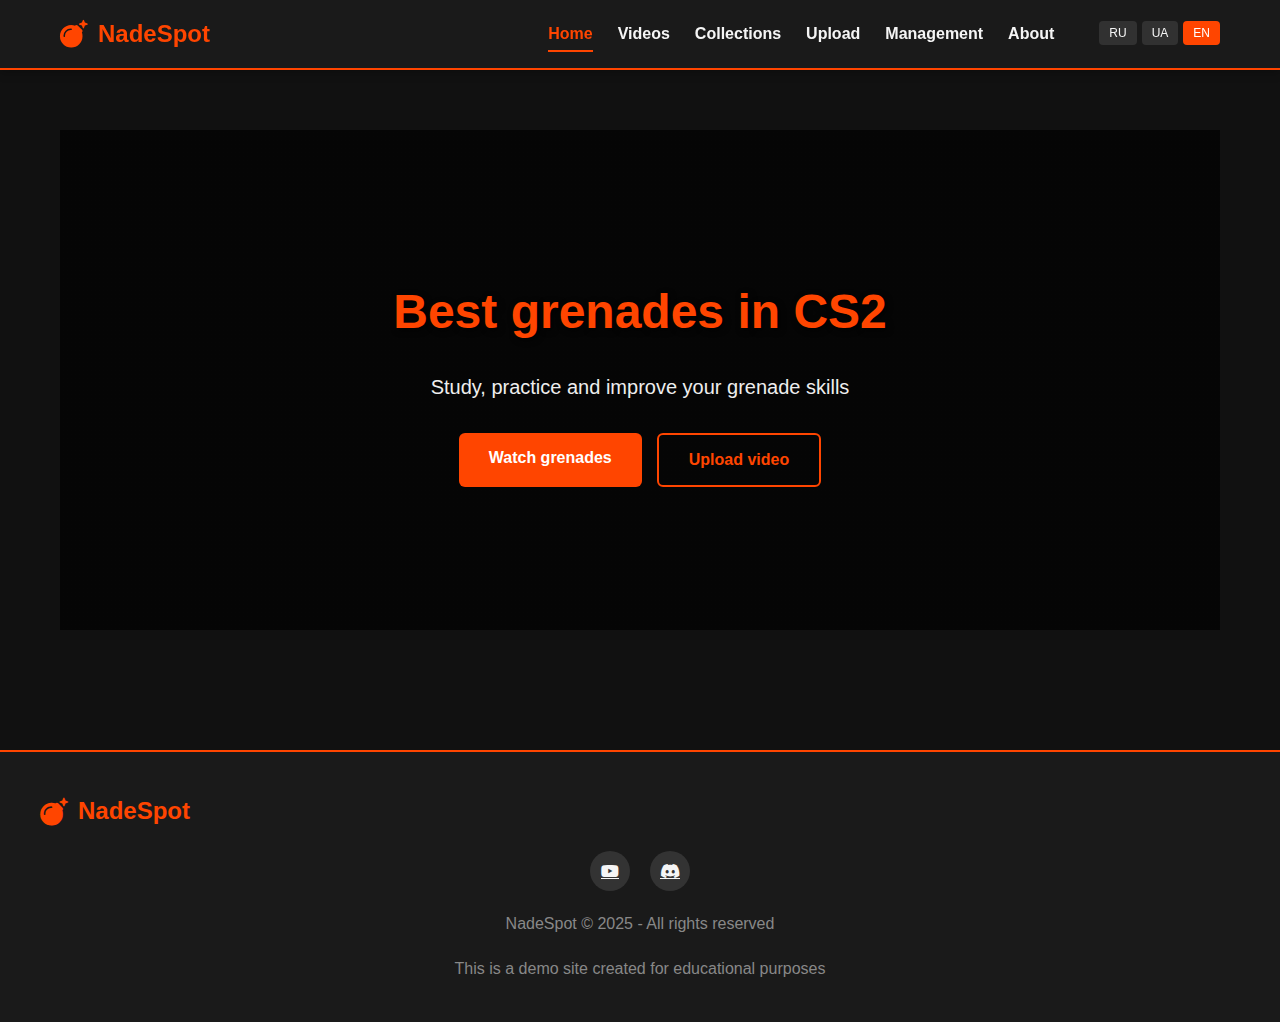
<file: en/index.html>
<!DOCTYPE html>
<html lang="ua">
<head>
  <meta charset="UTF-8">
  <meta name="viewport" content="width=device-width, initial-scale=1.0">
  <title>NadeSpot - Лучшие гранаты CS2</title>
  <link rel="stylesheet" href="https://cdnjs.cloudflare.com/ajax/libs/font-awesome/6.4.0/css/all.min.css">
  <link rel="stylesheet" href="https://cdnjs.cloudflare.com/ajax/libs/animate.css/4.1.1/animate.min.css">
  <link rel="stylesheet" href="../css/index.css">
</head>
<body>

  <!-- Навигация -->
  <nav>
    <div class="nav-container">
      <a href="#" class="logo" onclick="showSection('home'); return false;">
        <i class="fas fa-bomb"></i>
        <span data-translate="logo">NadeSpot</span>
      </a>
      
      <div class="menu-toggle" id="menu-toggle">
        <span></span>
        <span></span>
        <span></span>
      </div>
      
      <ul class="nav-links" id="nav-links">
        <li><a href="#" class="active" onclick="showSection('home'); return false;" data-translate="nav_home">Главная</a></li>
        <li><a href="#" onclick="showSection('videos'); return false;" data-translate="nav_videos">Видео</a></li>
        <li><a href="#" onclick="showSection('collections'); return false;" data-translate="nav_collections">Коллекции</a></li>
        <li><a href="#" onclick="showSection('upload'); return false;" data-translate="nav_upload">Загрузить</a></li>
        <li><a href="#" onclick="showSection('admin'); return false;" data-translate="nav_admin">Управление</a></li>
        <li><a href="#" onclick="showSection('about'); return false;" data-translate="nav_about">О сайте</a></li>
        
        <li>
          <div class="language-switcher">
            <button class="lang-btn active" data-lang="ru">RU</button>
            <button class="lang-btn" data-lang="uk">UA</button>
            <button class="lang-btn" data-lang="en">EN</button>
          </div>
        </li>
      </ul>
    </div>
  </nav>

  <!-- Уведомления -->
  <div class="notification" id="notification"></div>

  <!-- Главная -->
  <section id="home" class="active">
    <div class="hero">
      <div class="hero-content">
        <h1 class="animate__animated animate__fadeInDown" data-translate="hero_title">Лучшие гранаты в CS2</h1>
        <p class="animate__animated animate__fadeInUp" data-translate="hero_text">Изучайте, практикуйте и совершенствуйте свои навыки владения гранатами</p>
        <div class="hero-buttons">
          <a href="#" class="btn" onclick="showSection('videos'); return false;" data-translate="hero_btn_watch">Смотреть гранаты</a>
          <a href="#" class="btn btn-outline" onclick="showSection('upload'); return false;" data-translate="hero_btn_upload">Загрузить видео</a>
        </div>
      </div>
    </div>
  </section>

  <!-- Видео -->
  <section id="videos">
    <h2 class="section-title" data-translate="videos_title">Популярные гранаты</h2>
    
    <div class="search-filters">
      <div class="search-box">
        <input type="text" id="search-input" data-placeholder="search_placeholder" placeholder="Поиск по названию, карте или описанию...">
        <button onclick="searchVideos()"><i class="fas fa-search"></i></button>
      </div>
      
      <div class="advanced-filters">
        <div class="filter-group">
          <label for="filter-category" data-translate="filter_category">Категория</label>
          <select id="filter-category" onchange="filterVideos()">
            <option value="all" data-translate="filter_all">Все категории</option>
            <option value="smoke" data-translate="filter_smoke">Дымовые</option>
            <option value="flash" data-translate="filter_flash">Светошумовые</option>
            <option value="molotov" data-translate="filter_molotov">Зажигательные</option>
            <option value="he" data-translate="filter_he">Осколочные</option>
          </select>
        </div>
        
        <div class="filter-group">
          <label for="filter-map" data-translate="filter_map">Карта</label>
          <select id="filter-map" onchange="filterVideos()">
            <option value="all" data-translate="filter_all">Все карты</option>
            <option value="Mirage">Mirage</option>
            <option value="Dust2">Dust II</option>
            <option value="Inferno">Inferno</option>
            <option value="Nuke">Nuke</option>
            <option value="Overpass">Overpass</option>
            <option value="Vertigo">Vertigo</option>
            <option value="Ancient">Ancient</option>
          </select>
        </div>
        
        <div class="filter-group">
          <label for="filter-side" data-translate="filter_side">Сторона</label>
          <select id="filter-side" onchange="filterVideos()">
            <option value="all" data-translate="filter_both">Обе стороны</option>
            <option value="CT" data-translate="filter_ct">Контр-террористы</option>
            <option value="T" data-translate="filter_t">Террористы</option>
          </select>
        </div>
        
        <div class="filter-group">
          <label for="filter-sort" data-translate="filter_sort">Сортировка</label>
          <select id="filter-sort" onchange="filterVideos()">
            <option value="newest" data-translate="sort_newest">Сначала новые</option>
            <option value="oldest" data-translate="sort_oldest">Сначала старые</option>
            <option value="popular" data-translate="sort_popular">По популярности</option>
            <option value="rating" data-translate="sort_rating">По рейтингу</option>
          </select>
        </div>
      </div>
    </div>
    
    <div class="categories">
      <button class="category-btn active" data-filter="all" data-translate="filter_all">Все</button>
      <button class="category-btn" data-filter="smoke" data-translate="filter_smoke">Дымовые</button>
      <button class="category-btn" data-filter="flash" data-translate="filter_flash">Светошумовые</button>
      <button class="category-btn" data-filter="molotov" data-translate="filter_molotov">Зажигательные</button>
      <button class="category-btn" data-filter="he" data-translate="filter_he">Осколочные</button>
    </div>
    
    <div class="video-grid" id="video-container">
      <!-- Видео будут добавляться динамически -->
    </div>
  </section>

  <!-- Коллекции -->
  <section id="collections">
    <h2 class="section-title" data-translate="collections_title">Мои коллекции</h2>
    
    <div class="hero-buttons" style="justify-content: center; margin-bottom: 30px;">
      <button class="btn" onclick="createNewCollection()">
        <i class="fas fa-plus"></i> <span data-translate="collections_create">Создать коллекцию</span>
      </button>
      <button class="btn btn-info" onclick="showSection('favorites')">
        <i class="fas fa-star"></i> <span data-translate="collections_favorites">Избранное</span>
      </button>
    </div>
    
    <div class="collections-container" id="collections-container">
      <!-- Коллекции будут добавляться динамически -->
    </div>
  </section>

  <!-- Избранное -->
  <section id="favorites">
    <h2 class="section-title" data-translate="favorites_title">Избранные гранаты</h2>
    
    <div class="video-grid" id="favorites-container">
      <!-- Избранные видео будут добавляться динамически -->
    </div>
  </section>

  <!-- Загрузка видео -->
  <section id="upload">
    <h2 class="section-title" data-translate="upload_title">Загрузить видео</h2>
    
    <div class="upload-form">
      <div class="upload-types">
        <button class="upload-type-btn active" data-type="file" data-translate="upload_type_file">Файл видео</button>
        <button class="upload-type-btn" data-type="youtube" data-translate="upload_type_youtube">YouTube ссылка</button>
      </div>
      
      <div id="file-upload-section">
        <div class="file-upload" id="drop-zone">
          <i class="fas fa-cloud-upload-alt"></i>
          <p data-translate="upload_drag">Перетащите видеофайл сюда или</p>
          <label for="video-file" class="btn" data-translate="upload_select">Выбрать файл</label>
          <input type="file" id="video-file" accept="video/*" style="display: none;">
        </div>
      </div>
      
      <div id="youtube-upload-section" style="display: none;">
        <div class="form-group">
          <label for="youtube-url" data-translate="upload_youtube_label">Ссылка на YouTube видео</label>
          <input type="url" id="youtube-url" class="form-control" data-placeholder="upload_youtube_placeholder" placeholder="https://www.youtube.com/watch?v=...">
        </div>
      </div>
      
      <div class="form-group">
        <label for="video-title" data-translate="upload_title_label">Название видео</label>
        <input type="text" id="video-title" class="form-control" data-placeholder="upload_title_placeholder" placeholder="Введите название видео">
      </div>
      
      <div class="form-group">
        <label for="video-category" data-translate="upload_category_label">Категория гранаты</label>
        <select id="video-category" class="form-control">
          <option value="" data-translate="upload_category_select">Выберите категорию</option>
          <option value="smoke" data-translate="filter_smoke">Дымовая</option>
          <option value="flash" data-translate="filter_flash">Светошумовая</option>
          <option value="molotov" data-translate="filter_molotov">Зажигательная</option>
          <option value="he" data-translate="filter_he">Осколочная</option>
        </select>
      </div>
      
      <div class="form-group">
        <label for="video-map" data-translate="upload_map_label">Карта</label>
        <input type="text" id="video-map" class="form-control" data-placeholder="upload_map_placeholder" placeholder="Например: Mirage, Dust2">
      </div>
      
      <div class="form-group">
        <label for="video-side" data-translate="upload_side_label">Сторона</label>
        <select id="video-side" class="form-control">
          <option value="" data-translate="upload_side_select">Выберите сторону</option>
          <option value="CT" data-translate="filter_ct">Контр-террористы</option>
          <option value="T" data-translate="filter_t">Террористы</option>
          <option value="both" data-translate="filter_both">Обе стороны</option>
        </select>
      </div>
      
      <div class="form-group">
        <label for="video-difficulty" data-translate="upload_difficulty_label">Сложность</label>
        <select id="video-difficulty" class="form-control">
          <option value="" data-translate="upload_difficulty_select">Выберите сложность</option>
          <option value="easy" data-translate="upload_difficulty_easy">Легкая</option>
          <option value="medium" data-translate="upload_difficulty_medium">Средняя</option>
          <option value="hard" data-translate="upload_difficulty_hard">Сложная</option>
        </select>
      </div>
      
      <div class="form-group">
        <label for="video-description" data-translate="upload_description_label">Описание</label>
        <textarea id="video-description" class="form-control" data-placeholder="upload_description_placeholder" placeholder="Опишите свой заброс"></textarea>
      </div>
      
      <button class="btn" style="width: 100%;" onclick="uploadVideo()" data-translate="upload_btn">Загрузить видео</button>
    </div>
  </section>

  <!-- Панель администратора -->
  <section id="admin">
    <h2 class="section-title" data-translate="admin_title">Управление видео</h2>
    
    <div class="admin-panel">
      <p data-translate="admin_description">Здесь вы можете управлять загруженными видео. Для удаления видео нажмите на кнопку "Удалить".</p>
      
      <div class="admin-video-list" id="admin-video-list">
        <!-- Список видео для управления -->
      </div>
    </div>
  </section>

  <!-- 3D просмотр -->
  <section id="view3d">
    <h2 class="section-title" data-translate="view3d_title">3D Просмотр траектории</h2>
    
    <div class="viewer-3d" id="viewer-3d">
      <div class="viewer-info">
        <i class="fas fa-vr-cardboard"></i> <span data-translate="view3d_help">Используйте мышь для вращения и колесо для масштабирования</span>
      </div>
      <div class="viewer-controls">
        <button onclick="changeView('top')"><i class="fas fa-download"></i> <span data-translate="view3d_top">Вид сверху</span></button>
        <button onclick="changeView('side')"><i class="fas fa-arrows-alt-h"></i> <span data-translate="view3d_side">Вид сбоку</span></button>
        <button onclick="changeView('first')"><i class="fas fa-eye"></i> <span data-translate="view3d_first">От первого лица</span></button>
      </div>
      <canvas id="nade-canvas" width="800" height="400"></canvas>
    </div>
    
    <div class="video-info">
      <h3 class="video-title" id="viewer-title" data-translate="view3d_example_title">Траектория дымовой гранаты на Мираж</h3>
      <div class="video-meta">
        <span data-translate="view3d_example_meta">Дымовая граната • Mirage</span>
        <span data-translate="view3d_example_side">CT сторона</span>
      </div>
      <p data-translate="view3d_example_desc">Заброс из spawn точки CT в окно на середину карты. Позволяет заблокировать обзор противнику в начале раунда.</p>
      <div class="video-stats">
        <div class="video-stat">
          <i class="fas fa-bullseye"></i>
          <span data-translate="view3d_accuracy">Точность: 95%</span>
        </div>
        <div class="video-stat">
          <i class="fas fa-clock"></i>
          <span data-translate="view3d_time">Время полета: 3.2с</span>
        </div>
      </div>
    </div>
  </section>

  <!-- Модальное окно видео -->
  <div class="video-modal" id="video-modal">
    <div class="modal-content">
      <div class="modal-close" onclick="closeVideo()">
        <i class="fas fa-times"></i>
      </div>
      <div class="modal-video-container" id="modal-video-container">
        <!-- Видео будет вставлено сюда -->
      </div>
      <div class="modal-body">
        <h3 class="modal-title" id="modal-title"></h3>
        <div class="modal-meta">
          <span id="modal-category"></span>
          <span id="modal-date"></span>
        </div>
        <p class="modal-description" id="modal-description"></p>
        <div class="modal-stats">
          <div class="video-stat">
            <i class="far fa-eye"></i>
            <span id="modal-views">0</span>
          </div>
          <div class="video-stat">
            <i class="far fa-thumbs-up"></i>
            <span id="modal-likes">0</span>
          </div>
        </div>
      </div>
    </div>
  </div>

  <!-- Модальное окно подтверждения удаления -->
  <div class="confirm-modal" id="confirm-modal">
    <div class="confirm-content">
      <h3 id="confirm-title" data-translate="confirm_title">Подтверждение удаления</h3>
      <p id="confirm-message" data-translate="confirm_message">Вы уверены, что хотите удалить эту коллекцию? Это действие нельзя отменить.</p>
      <div class="confirm-buttons">
        <button class="btn btn-danger" id="confirm-yes" data-translate="confirm_yes">Да, удалить</button>
        <button class="btn" id="confirm-no" data-translate="confirm_no">Отмена</button>
      </div>
    </div>
  </div>

  <!-- О сайте -->
  <section id="about">
    <h2 class="section-title" data-translate="about_title">О сайте</h2>
    
    <div class="about-content">
      <p data-translate="about_text1">
        NadeSpot — это платформа для изучения и применениями гранат в Counter-Strike 2. 
        Наша цель — помочь игрокам улучшить свои навыки и тактическое мышление.
      </p>
      
      <p data-translate="about_text2">
        Здесь вы найдете тщательно отобранные видео с эффективными применениями гранат на всех популярных картах. 
        Наша команда модераторов проверяет каждый материал перед публикацией.
      </p>
      
      <div class="features">
        <div class="feature">
          <i class="fas fa-filter"></i>
          <h3 data-translate="about_feature1_title">Качественный контент</h3>
          <p data-translate="about_feature1_desc">Все видео проверяются на эффективность и актуальность</p>
        </div>
        
        <div class="feature">
          <i class="fas fa-sort-amount-down"></i>
          <h3 data-translate="about_feature2_title">Удобная категоризация</h3>
          <p data-translate="about_feature2_desc">Гранаты отсортированы по типам и картам для быстрого поиска</p>
        </div>
        
        <div class="feature">
          <i class="fas fa-map-marked-alt"></i>
          <h3 data-translate="about_feature3_title">Все карты CS2</h3>
          <p data-translate="about_feature3_desc">Гранаты для всех официальных и карт</p>
        </div>
        
        <div class="feature">
          <i class="fas fa-rocket"></i>
          <h3 data-translate="about_feature4_title">Актуальные стратегии</h3>
          <p data-translate="about_feature4_desc">Мы регулярно обновляем коллекцию под текущую мету игры</p>
        </div>
      </div>
    </div>
  </section>

  <!-- Футер -->
  <footer>
    <div class="footer-content">
      <div class="logo">
        <i class="fas fa-bomb"></i>
        <span data-translate="logo">NadeSpot</span>
      </div>
      
      <div class="social-links">
        <a href="#"><i class="fab fa-youtube"></i></a>
        <a href="#"><i class="fab fa-discord"></i></a>
      </div>
      
      <p class="copyright" data-translate="footer_copyright">NadeSpot © 2025 - Все права защищены</p>
      <p class="copyright" data-translate="footer_demo">Это демонстрационный сайт, созданный в образовательных целях</p>
    </div>
  </footer>

  <script>
    // База переводов
    const translations = {
      "ru": {
        "logo": "NadeSpot",
        "nav_home": "Главная",
        "nav_videos": "Видео",
        "nav_collections": "Коллекции",
        "nav_upload": "Загрузить",
        "nav_admin": "Управление",
        "nav_about": "О сайте",
        "hero_title": "Лучшие гранаты в CS2",
        "hero_text": "Изучайте, практикуйте и совершенствуйте свои навыки владения гранатами",
        "hero_btn_watch": "Смотреть гранаты",
        "hero_btn_upload": "Загрузить видео",
        "videos_title": "Популярные гранаты",
        "search_placeholder": "Поиск по названию, карте или описанию...",
        "filter_category": "Категория",
        "filter_all": "Все",
        "filter_smoke": "Дымовые",
        "filter_flash": "Светошумовые",
        "filter_molotov": "Зажигательные",
        "filter_he": "Осколочные",
        "filter_map": "Карта",
        "filter_side": "Сторона",
        "filter_both": "Обе стороны",
        "filter_ct": "Контр-террористы",
        "filter_t": "Террористы",
        "filter_sort": "Сортировка",
        "sort_newest": "Сначала новые",
        "sort_oldest": "Сначала старые",
        "sort_popular": "По популярности",
        "sort_rating": "По рейтингу",
        "collections_title": "Мои коллекции",
        "collections_create": "Создать коллекцию",
        "collections_favorites": "Избранное",
        "favorites_title": "Избранные гранаты",
        "upload_title": "Загрузить видео",
        "upload_type_file": "Файл видео",
        "upload_type_youtube": "YouTube ссылка",
        "upload_drag": "Перетащите видеофайл сюда или",
        "upload_select": "Выбрать файл",
        "upload_youtube_label": "Ссылка на YouTube видео",
        "upload_youtube_placeholder": "https://www.youtube.com/watch?v=...",
        "upload_title_label": "Название видео",
        "upload_title_placeholder": "Введите название видео",
        "upload_category_label": "Категория гранаты",
        "upload_category_select": "Выберите категорию",
        "upload_map_label": "Карта",
        "upload_map_placeholder": "Например: Mirage, Dust2",
        "upload_side_label": "Сторона",
        "upload_side_select": "Выберите сторону",
        "upload_difficulty_label": "Сложность",
        "upload_difficulty_select": "Выберите сложность",
        "upload_difficulty_easy": "Легкая",
        "upload_difficulty_medium": "Средняя",
        "upload_difficulty_hard": "Сложная",
        "upload_description_label": "Описание",
        "upload_description_placeholder": "Опишите свой заброс",
        "upload_btn": "Загрузить видео",
        "admin_title": "Управление видео",
        "admin_description": "Здесь вы можете управлять загруженными видео. Для удаления видео нажмите на кнопку \"Удалить\".",
        "view3d_title": "3D Просмотр траектории",
        "view3d_help": "Используйте мышь для вращения и колесо для масштабирования",
        "view3d_top": "Вид сверху",
        "view3d_side": "Вид сбоку",
        "view3d_first": "От первого лица",
        "view3d_example_title": "Траектория дымовой гранаты на Мираж",
        "view3d_example_meta": "Дымовая граната • Mirage",
        "view3d_example_side": "CT сторона",
        "view3d_example_desc": "Заброс из spawn точки CT в окно на середину карты. Позволяет заблокировать обзор противнику в начале раунда.",
        "view3d_accuracy": "Точность: 95%",
        "view3d_time": "Время полета: 3.2с",
        "confirm_title": "Подтверждение удаления",
        "confirm_message": "Вы уверены, что хотите удалить эту коллекцию? Это действие нельзя отменить.",
        "confirm_yes": "Да, удалить",
        "confirm_no": "Отмена",
        "about_title": "О сайте",
        "about_text1": "NadeSpot — это платформа для изучения и применениями гранат в Counter-Strike 2. Наша цель — помочь игрокам улучшить свои навыки и тактическое мышление.",
        "about_text2": "Здесь вы найдете тщательно отобранные видео с эффективными применениями гранат на всех популярных картах. Наша команда модераторов проверяет каждый материал перед публикацией.",
        "about_feature1_title": "Качественный контент",
        "about_feature1_desc": "Все видео проверяются на эффективность и актуальность",
        "about_feature2_title": "Удобная категоризация",
        "about_feature2_desc": "Гранаты отсортированы по типам и картам для быстрого поиска",
        "about_feature3_title": "Все карты CS2",
        "about_feature3_desc": "Гранаты для всех официальных и карт",
        "about_feature4_title": "Актуальные стратегии",
        "about_feature4_desc": "Мы регулярно обновляем коллекцию под текущую мету игры",
        "footer_copyright": "NadeSpot © 2025 - Все права защищены",
        "footer_demo": "Это демонстрационный сайт, созданный в образовательных целях",
        "notification_success": "Операция выполнена успешно!",
        "notification_error": "Произошла ошибка!",
        "notification_info": "Информация",
        "no_videos": "Видео не найдены",
        "no_videos_text": "Будьте первым, кто загрузит видео с гранатой!",
        "no_favorites": "Нет избранных видео",
        "no_favorites_text": "Добавляйте видео в избранное, чтобы легко находить их позже",
        "no_collections": "Коллекций пока нет",
        "no_collections_text": "Создайте свою первую коллекцию для организации видео"
      },
      "uk": {
        "logo": "NadeSpot",
        "nav_home": "Головна",
        "nav_videos": "Відео",
        "nav_collections": "Колекції",
        "nav_upload": "Завантажити",
        "nav_admin": "Управління",
        "nav_about": "Про сайт",
        "hero_title": "Найкращі гранати в CS2",
        "hero_text": "Вивчайте, практикуйте та вдосконалюйте свої навички володіння гранатами",
        "hero_btn_watch": "Дивитися гранати",
        "hero_btn_upload": "Завантажити відео",
        "videos_title": "Популярні гранати",
        "search_placeholder": "Пошук за назвою, картою або описом...",
        "filter_category": "Категорія",
        "filter_all": "Всі",
        "filter_smoke": "Димові",
        "filter_flash": "Світлошумові",
        "filter_molotov": "Запалювальні",
        "filter_he": "Осколкові",
        "filter_map": "Карта",
        "filter_side": "Сторона",
        "filter_both": "Обідві сторони",
        "filter_ct": "Контр-терористи",
        "filter_t": "Терористи",
        "filter_sort": "Сортування",
        "sort_newest": "Спочатку нові",
        "sort_oldest": "Спочатку старі",
        "sort_popular": "За популярністю",
        "sort_rating": "За рейтингом",
        "collections_title": "Мої колекції",
        "collections_create": "Створити колекцію",
        "collections_favorites": "Обране",
        "favorites_title": "Обрані гранати",
        "upload_title": "Завантажити відео",
        "upload_type_file": "Файл відео",
        "upload_type_youtube": "YouTube посилання",
        "upload_drag": "Перетягніть відеофайл сюди або",
        "upload_select": "Вибрати файл",
        "upload_youtube_label": "Посилання на YouTube відео",
        "upload_youtube_placeholder": "https://www.youtube.com/watch?v=...",
        "upload_title_label": "Назва відео",
        "upload_title_placeholder": "Введіть назву відео",
        "upload_category_label": "Категорія гранати",
        "upload_category_select": "Виберіть категорію",
        "upload_map_label": "Карта",
        "upload_map_placeholder": "Наприклад: Mirage, Dust2",
        "upload_side_label": "Сторона",
        "upload_side_select": "Виберіть сторону",
        "upload_difficulty_label": "Складність",
        "upload_difficulty_select": "Виберіть складність",
        "upload_difficulty_easy": "Легка",
        "upload_difficulty_medium": "Середня",
        "upload_difficulty_hard": "Складна",
        "upload_description_label": "Опис",
        "upload_description_placeholder": "Опишіть свій кидок",
        "upload_btn": "Завантажити відео",
        "admin_title": "Управління відео",
        "admin_description": "Тут ви можете керувати завантаженими відео. Для видалення відео натисніть кнопку \"Видалити\".",
        "view3d_title": "3D Перегляд траєкторії",
        "view3d_help": "Використовуйте мишу для обертання та колесо для масштабування",
        "view3d_top": "Вид зверху",
        "view3d_side": "Вид збоку",
        "view3d_first": "Від першої особи",
        "view3d_example_title": "Траєкторія димової гранати на Міраж",
        "view3d_example_meta": "Димова граната • Mirage",
        "view3d_example_side": "CT сторона",
        "view3d_example_desc": "Кидок з spawn точки CT у вікно на середину карти. Дозволяє заблокувати огляд противнику на початку раунду.",
        "view3d_accuracy": "Точність: 95%",
        "view3d_time": "Час польоту: 3.2с",
        "confirm_title": "Підтвердження видалення",
        "confirm_message": "Ви впевнені, що хочете видалити цю колекцію? Цю дію не можна скасувати.",
        "confirm_yes": "Так, видалити",
        "confirm_no": "Скасувати",
        "about_title": "Про сайт",
        "about_text1": "NadeSpot — це платформа для вивчення та застосування гранат у Counter-Strike 2. Наша мета — допомогти гравцям покращити свої навички та тактичне мислення.",
        "about_text2": "Тут ви знайдете ретельно відібрані відео з ефективними застосуваннями гранат на всіх популярних картах. Наша команда модераторів перевіряє кожен матеріал перед публікацією.",
        "about_feature1_title": "Якісний контент",
        "about_feature1_desc": "Усі відео перевіряються на ефективність та актуальність",
        "about_feature2_title": "Зручна категорізація",
        "about_feature2_desc": "Гранати відсортовані за типами та картами для швидкого пошуку",
        "about_feature3_title": "Усі карти CS2",
        "about_feature3_desc": "Гранати для всіх офіційних карт",
        "about_feature4_title": "Актуальні стратегії",
        "about_feature4_desc": "Ми регулярно оновлюємо колекцію під поточну мету гри",
        "footer_copyright": "NadeSpot © 2025 - Всі права захищені",
        "footer_demo": "Це демонстраційний сайт, створений в освітніх цілях",
        "notification_success": "Операція успішно виконана!",
        "notification_error": "Сталася помилка!",
        "notification_info": "Інформація",
        "no_videos": "Відео не знайдено",
        "no_videos_text": "Будьте першим, хто завантажить відео з гранатою!",
        "no_favorites": "Немає обраних відео",
        "no_favorites_text": "Додавайте відео в обране, щоб легко знаходити їх пізніше",
        "no_collections": "Колекцій поки немає",
        "no_collections_text": "Створіть свою першу колекцію для організації відео"
      },
      "en": {
        "logo": "NadeSpot",
        "nav_home": "Home",
        "nav_videos": "Videos",
        "nav_collections": "Collections",
        "nav_upload": "Upload",
        "nav_admin": "Management",
        "nav_about": "About",
        "hero_title": "Best grenades in CS2",
        "hero_text": "Study, practice and improve your grenade skills",
        "hero_btn_watch": "Watch grenades",
        "hero_btn_upload": "Upload video",
        "videos_title": "Popular grenades",
        "search_placeholder": "Search by name, map or description...",
        "filter_category": "Category",
        "filter_all": "All",
        "filter_smoke": "Smoke",
        "filter_flash": "Flash",
        "filter_molotov": "Molotov",
        "filter_he": "HE Grenade",
        "filter_map": "Map",
        "filter_side": "Side",
        "filter_both": "Both sides",
        "filter_ct": "Counter-Terrorists",
        "filter_t": "Terrorists",
        "filter_sort": "Sort by",
        "sort_newest": "Newest first",
        "sort_oldest": "Oldest first",
        "sort_popular": "By popularity",
        "sort_rating": "By rating",
        "collections_title": "My collections",
        "collections_create": "Create collection",
        "collections_favorites": "Favorites",
        "favorites_title": "Favorite grenades",
        "upload_title": "Upload video",
        "upload_type_file": "Video file",
        "upload_type_youtube": "YouTube link",
        "upload_drag": "Drag video file here or",
        "upload_select": "Select file",
        "upload_youtube_label": "YouTube video link",
        "upload_youtube_placeholder": "https://www.youtube.com/watch?v=...",
        "upload_title_label": "Video title",
        "upload_title_placeholder": "Enter video title",
        "upload_category_label": "Grenade category",
        "upload_category_select": "Select category",
        "upload_map_label": "Map",
        "upload_map_placeholder": "For example: Mirage, Dust2",
        "upload_side_label": "Side",
        "upload_side_select": "Select side",
        "upload_difficulty_label": "Difficulty",
        "upload_difficulty_select": "Select difficulty",
        "upload_difficulty_easy": "Easy",
        "upload_difficulty_medium": "Medium",
        "upload_difficulty_hard": "Hard",
        "upload_description_label": "Description",
        "upload_description_placeholder": "Describe your throw",
        "upload_btn": "Upload video",
        "admin_title": "Video management",
        "admin_description": "Here you can manage uploaded videos. To delete a video, click the \"Delete\" button.",
        "view3d_title": "3D Trajectory View",
        "view3d_help": "Use the mouse to rotate and the wheel to zoom",
        "view3d_top": "Top view",
        "view3d_side": "Side view",
        "view3d_first": "First person",
        "view3d_example_title": "Smoke grenade trajectory on Mirage",
        "view3d_example_meta": "Smoke grenade • Mirage",
        "view3d_example_side": "CT side",
        "view3d_example_desc": "Throw from CT spawn to window at mid. Allows to block enemy vision at the beginning of the round.",
        "view3d_accuracy": "Accuracy: 95%",
        "view3d_time": "Flight time: 3.2s",
        "confirm_title": "Delete confirmation",
        "confirm_message": "Are you sure you want to delete this collection? This action cannot be undone.",
        "confirm_yes": "Yes, delete",
        "confirm_no": "Cancel",
        "about_title": "About",
        "about_text1": "NadeSpot is a platform for learning and using grenades in Counter-Strike 2. Our goal is to help players improve their skills and tactical thinking.",
        "about_text2": "Here you will find carefully selected videos with effective grenade uses on all popular maps. Our team of moderators checks each material before publication.",
        "about_feature1_title": "Quality content",
        "about_feature1_desc": "All videos are checked for effectiveness and relevance",
        "about_feature2_title": "Convenient categorization",
        "about_feature2_desc": "Grenades are sorted by types and maps for quick search",
        "about_feature3_title": "All CS2 maps",
        "about_feature3_desc": "Grenades for all official maps",
        "about_feature4_title": "Relevant strategies",
        "about_feature4_desc": "We regularly update the collection for the current game meta",
        "footer_copyright": "NadeSpot © 2025 - All rights reserved",
        "footer_demo": "This is a demo site created for educational purposes",
        "notification_success": "Operation completed successfully!",
        "notification_error": "An error has occurred!",
        "notification_info": "Information",
        "no_videos": "No videos found",
        "no_videos_text": "Be the first to upload a grenade video!",
        "no_favorites": "No favorite videos",
        "no_favorites_text": "Add videos to favorites to easily find them later",
        "no_collections": "No collections yet",
        "no_collections_text": "Create your first collection to organize videos"
      }
    };

    // Функция для применения перевода
    function applyLanguage(lang) {
      // Обновляем атрибут lang у элемента html
      document.documentElement.lang = lang;
      
      // Находим все элементы с атрибутом data-translate
      const elements = document.querySelectorAll('[data-translate]');
      
      // Применяем перевод к каждому элементу
      elements.forEach(element => {
        const key = element.getAttribute('data-translate');
        if (translations[lang] && translations[lang][key]) {
          element.textContent = translations[lang][key];
        }
      });
      
      // Обновляем все placeholder'ы
      const placeholders = document.querySelectorAll('[data-placeholder]');
      placeholders.forEach(element => {
        const key = element.getAttribute('data-placeholder');
        if (translations[lang] && translations[lang][key]) {
          element.setAttribute('placeholder', translations[lang][key]);
        }
      });
      
      // Обновляем активную кнопку языка
      document.querySelectorAll('.lang-btn').forEach(btn => {
        if (btn.getAttribute('data-lang') === lang) {
          btn.classList.add('active');
        } else {
          btn.classList.remove('active');
        }
      });
      
      // Сохраняем выбранный язык в localStorage
      localStorage.setItem('preferredLanguage', lang);
    }

    // Обработчики событий для кнопок переключения языка
    document.querySelectorAll('.lang-btn').forEach(button => {
      button.addEventListener('click', function() {
        const lang = this.getAttribute('data-lang');
        applyLanguage(lang);
      });
    });

    // При загрузке страницы пытаемся использовать сохраненный язык или язык браузера
    document.addEventListener('DOMContentLoaded', function() {
      const savedLanguage = localStorage.getItem('preferredLanguage');
      const browserLanguage = navigator.language.substring(0, 2);
      
      if (savedLanguage) {
        applyLanguage(savedLanguage);
      } else if (browserLanguage in translations) {
        applyLanguage(browserLanguage);
      } else {
        applyLanguage('ru'); // Язык по умолчанию
      }
      
      // Инициализация остального функционала
      renderVideos();
      renderCollections();
    });

    // Хранилище для видео
    let videos = JSON.parse(localStorage.getItem('nadespot_videos')) || [];
    let collections = JSON.parse(localStorage.getItem('nadespot_collections')) || [];
    let favorites = JSON.parse(localStorage.getItem('nadespot_favorites')) || [];
    let currentUploadType = 'file';
    let isAdminMode = false;
    let currentCollectionToDelete = null;
    
    // Показать уведомление
    function showNotification(message, type = 'success') {
      const notification = document.getElementById('notification');
      notification.textContent = message;
      notification.className = `notification ${type} show`;
      
      setTimeout(() => {
        notification.classList.remove('show');
      }, 3000);
    }
    
    // Проверка на дубликаты
    function isDuplicateVideo(videoData) {
      return videos.some(video => {
        // Для YouTube видео проверяем ID
        if (videoData.type === 'youtube' && video.type === 'youtube') {
          return video.src === videoData.src;
        }
        
        // Для файлов проверяем название и категорию
        if (videoData.type === 'file' && video.type === 'file') {
          return video.title === videoData.title && video.category === videoData.category;
        }
        
        return false;
      });
    }
    
    // Показать/скрыть секции
    function showSection(id) {
      document.querySelectorAll("section").forEach(sec => sec.classList.remove("active"));
      document.getElementById(id).classList.add("active");
      
      document.querySelectorAll("nav a").forEach(a => a.classList.remove("active"));
      event.target.classList.add("active");
      
      // Прокрутка наверх
      window.scrollTo(0, 0);
      
      // Если открываем раздел с видео, отображаем их
      if (id === 'videos') {
        isAdminMode = false;
        renderVideos();
      } else if (id === 'admin') {
        isAdminMode = true;
        renderAdminPanel();
      } else if (id === 'collections') {
        renderCollections();
      } else if (id === 'favorites') {
        renderFavorites();
      } else if (id === 'view3d') {
        init3DViewer();
      }
    }
    
    // Мобильное меню
    document.getElementById('menu-toggle').addEventListener('click', function() {
      document.getElementById('nav-links').classList.toggle('active');
    });
    
    // Переключение типа загрузки
    document.querySelectorAll('.upload-type-btn').forEach(btn => {
      btn.addEventListener('click', function() {
        document.querySelectorAll('.upload-type-btn').forEach(b => b.classList.remove('active'));
        this.classList.add('active');
        
        currentUploadType = this.getAttribute('data-type');
        
        document.getElementById('file-upload-section').style.display = 
          currentUploadType === 'file' ? 'block' : 'none';
        document.getElementById('youtube-upload-section').style.display = 
          currentUploadType === 'youtube' ? 'block' : 'none';
      });
    });
    
    // Загрузка файла
    document.getElementById('video-file').addEventListener('change', function(e) {
      if (e.target.files.length > 0) {
        const fileName = e.target.files[0].name;
        document.querySelector('#drop-zone p').textContent = `Выбран файл: ${fileName}`;
      }
    });
    
    // Drag and drop
    const dropZone = document.getElementById('drop-zone');
    
    dropZone.addEventListener('dragover', function(e) {
      e.preventDefault();
      this.style.borderColor = 'var(--primary)';
      this.style.backgroundColor = 'rgba(255, 69, 0, 0.1)';
    });
    
    dropZone.addEventListener('dragleave', function() {
      this.style.borderColor = '#555';
      this.style.backgroundColor = 'transparent';
    });
    
    dropZone.addEventListener('drop', function(e) {
      e.preventDefault();
      this.style.borderColor = '#555';
      this.style.backgroundColor = 'transparent';
      
      if (e.dataTransfer.files.length > 0) {
        const file = e.dataTransfer.files[0];
        if (file.type.startsWith('video/')) {
          document.getElementById('video-file').files = e.dataTransfer.files;
          document.querySelector('#drop-zone p').textContent = `Выбран файл: ${file.name}`;
        } else {
          showNotification('Пожалуйста, выберите видео файл', 'error');
        }
      }
    });
    
    // Загрузка видео
    function uploadVideo() {
      const title = document.getElementById('video-title').value;
      const category = document.getElementById('video-category').value;
      const map = document.getElementById('video-map').value;
      const side = document.getElementById('video-side').value;
      const difficulty = document.getElementById('video-difficulty').value;
      const description = document.getElementById('video-description').value;
      
      if (!title || !category) {
        showNotification('Пожалуйста, заполните обязательные поля: название и категория', 'error');
        return;
      }
      
      let videoData = {
        id: Date.now(),
        title,
        category,
        map,
        side,
        difficulty,
        description,
        date: new Date().toLocaleDateString('ru-RU'),
        views: 0,
        likes: 0,
        favorites: 0
      };
      
      if (currentUploadType === 'file') {
        const fileInput = document.getElementById('video-file');
        if (fileInput.files.length === 0) {
          showNotification('Пожалуйста, выберите видео файл', 'error');
          return;
        }
        
        const file = fileInput.files[0];
        const reader = new FileReader();
        
        reader.onload = function(e) {
          videoData.src = e.target.result;
          videoData.type = 'file';
          
          // Проверка на дубликаты
          if (isDuplicateVideo(videoData)) {
            showNotification('Такое видео уже существует!', 'error');
            return;
          }
          
          videos.push(videoData);
          saveVideos();
          showNotification('Видео успешно загружено!');
          resetForm();
          renderVideos();
        };
        
        reader.readAsDataURL(file);
      } else {
        const youtubeUrl = document.getElementById('youtube-url').value;
        if (!youtubeUrl) {
          showNotification('Пожалуйста, введите ссылку на YouTube видео', 'error');
          return;
        }
        
        // Преобразуем YouTube ссылку в embed формат
        let videoId = youtubeUrl.match(/(?:youtube\.com\/(?:[^\/]+\/.+\/|(?:v|e(?:mbed)?)\/|.*[?&]v=)|youtu\.be\/)([^"&?\/\s]{11})/);
        
        if (videoId) {
          videoId = videoId[1];
          videoData.src = `https://www.youtube.com/embed/${videoId}`;
          videoData.type = 'youtube';
          
          // Проверка на дубликаты
          if (isDuplicateVideo(videoData)) {
            showNotification('Это YouTube видео уже добавлено!', 'error');
            return;
          }
          
          videos.push(videoData);
          saveVideos();
          showNotification('YouTube видео успешно добавлено!');
          resetForm();
          renderVideos();
        } else {
          showNotification('Некорректная ссылка на YouTube видео', 'error');
        }
      }
    }
    
    // Сохранение видео в localStorage
    function saveVideos() {
      localStorage.setItem('nadespot_videos', JSON.stringify(videos));
    }
    
    // Сохранение коллекций
    function saveCollections() {
      localStorage.setItem('nadespot_collections', JSON.stringify(collections));
    }
    
    // Сохранение избранного
    function saveFavorites() {
      localStorage.setItem('nadespot_favorites', JSON.stringify(favorites));
    }
    
    // Сброс формы
    function resetForm() {
      document.getElementById('video-title').value = '';
      document.getElementById('video-category').value = '';
      document.getElementById('video-map').value = '';
      document.getElementById('video-side').value = '';
      document.getElementById('video-difficulty').value = '';
      document.getElementById('video-description').value = '';
      document.getElementById('youtube-url').value = '';
      document.getElementById('video-file').value = '';
      document.querySelector('#drop-zone p').textContent = 'Перетащите видеофайл сюда или';
    }
    
    // Отображение видео
    function renderVideos() {
      const videoContainer = document.getElementById('video-container');
      videoContainer.innerHTML = '';
      
      if (videos.length === 0) {
        const lang = document.documentElement.lang || 'ru';
        videoContainer.innerHTML = `
          <div style="grid-column: 1 / -1; text-align: center; padding: 40px;">
            <i class="fas fa-video-slash" style="font-size: 50px; color: #555; margin-bottom: 15px;"></i>
            <h3>${translations[lang]['no_videos']}</h3>
            <p>${translations[lang]['no_videos_text']}</p>
          </div>
        `;
        return;
      }
      
      videos.forEach(video => {
        const isFavorited = favorites.includes(video.id);
        
        const videoCard = document.createElement('div');
        videoCard.className = 'video-card';
        videoCard.setAttribute('data-category', video.category);
        videoCard.setAttribute('data-map', video.map || '');
        videoCard.setAttribute('data-side', video.side || '');
        videoCard.setAttribute('data-difficulty', video.difficulty || '');
        
        // Создаем превью для YouTube видео
        let thumbContent = '';
        if (video.type === 'youtube') {
          const videoId = video.src.split('/embed/')[1];
          thumbContent = `<img src="https://img.youtube.com/vi/${videoId}/hqdefault.jpg" alt="${video.title}">`;
        } else {
          thumbContent = `<img src="https://images.unsplash.com/photo-1542751371-adc38448a05e?ixlib=rb-4.0.3&ixid=M3wxMjA3fDB8MHxwaG90by1wYWdlfHx8fGVufDB8fHx8fA%3D%3D&auto=format&fit=crop&w=1170&q=80" alt="${video.title}">`;
        }
        
        videoCard.innerHTML = `
          <div class="video-actions">
            <button class="action-btn ${isFavorited ? 'favorited' : ''}" onclick="toggleFavorite(${video.id}, this)">
              <i class="fas fa-star"></i>
            </button>
            <button class="action-btn" onclick="addToCollection(${video.id})">
              <i class="fas fa-folder-plus"></i>
            </button>
          </div>
          <div class="video-thumb" onclick="openVideo(${video.id})">
            ${thumbContent}
            <div class="play-icon"><i class="fas fa-play"></i></div>
            <div class="video-duration">2:15</div>
          </div>
          <div class="video-info">
            <h3 class="video-title">${video.title}</h3>
            <div class="video-meta">
              <span>${getCategoryName(video.category)}</span>
              <span>${video.map || 'Не указана'}</span>
            </div>
            <p>${video.description || 'Описание отсутствует'}</p>
            <div class="video-stats">
              <div class="video-stat">
                <i class="far fa-eye"></i>
                <span>${video.views}</span>
              </div>
              <div class="video-stat">
                <i class="far fa-thumbs-up"></i>
                <span>${video.likes}</span>
              </div>
              <div class="video-stat">
                <i class="fas fa-star"></i>
                <span>${video.favorites || 0}</span>
              </div>
            </div>
          </div>
        `;
        
        videoContainer.appendChild(videoCard);
      });
    }
    
    // Поиск видео
    function searchVideos() {
      const searchTerm = document.getElementById('search-input').value.toLowerCase();
      const videoCards = document.querySelectorAll('.video-card');
      
      videoCards.forEach(card => {
        const title = card.querySelector('.video-title').textContent.toLowerCase();
        const description = card.querySelector('p').textContent.toLowerCase();
        const map = card.getAttribute('data-map').toLowerCase();
        
        if (title.includes(searchTerm) || description.includes(searchTerm) || map.includes(searchTerm)) {
          card.style.display = 'block';
        } else {
          card.style.display = 'none';
        }
      });
    }
    
    // Фильтрация видео
    function filterVideos() {
      const category = document.getElementById('filter-category').value;
      const map = document.getElementById('filter-map').value;
      const side = document.getElementById('filter-side').value;
      const sort = document.getElementById('filter-sort').value;
      
      const videoCards = document.querySelectorAll('.video-card');
      
      videoCards.forEach(card => {
        const videoCategory = card.getAttribute('data-category');
        const videoMap = card.getAttribute('data-map');
        const videoSide = card.getAttribute('data-side');
        
        let show = true;
        
        if (category !== 'all' && videoCategory !== category) show = false;
        if (map !== 'all' && videoMap !== map) show = false;
        if (side !== 'all' && videoSide !== side) show = false;
        
        card.style.display = show ? 'block' : 'none';
      });
      
      // Сортировка
      // Здесь можно добавить логику сортировки
    }
    
    // Добавление в избранное
    function toggleFavorite(videoId, element) {
      const index = favorites.indexOf(videoId);
      
      if (index === -1) {
        // Добавляем в избранное
        favorites.push(videoId);
        element.classList.add('favorited');
        
        // Увеличиваем счетчик избранного у видео
        const video = videos.find(v => v.id === videoId);
        if (video) {
          video.favorites = (video.favorites || 0) + 1;
          saveVideos();
        }
        
        showNotification('Добавлено в избранное');
      } else {
        // Удаляем из избранного
        favorites.splice(index, 1);
        element.classList.remove('favorited');
        
        // Уменьшаем счетчик избранного у видео
        const video = videos.find(v => v.id === videoId);
        if (video && video.favorites > 0) {
          video.favorites -= 1;
          saveVideos();
        }
        
        showNotification('Удалено из избранного');
      }
      
      saveFavorites();
      
      // Если мы на странице избранного, перерисовываем
      if (document.getElementById('favorites').classList.contains('active')) {
        renderFavorites();
      }
    }
    
    // Отображение избранного
    function renderFavorites() {
      const favoritesContainer = document.getElementById('favorites-container');
      favoritesContainer.innerHTML = '';
      
      if (favorites.length === 0) {
        const lang = document.documentElement.lang || 'ru';
        favoritesContainer.innerHTML = `
          <div style="grid-column: 1 / -1; text-align: center; padding: 40px;">
            <i class="far fa-star" style="font-size: 50px; color: #555; margin-bottom: 15px;"></i>
            <h3>${translations[lang]['no_favorites']}</h3>
            <p>${translations[lang]['no_favorites_text']}</p>
          </div>
        `;
        return;
      }
      
      videos.forEach(video => {
        if (favorites.includes(video.id)) {
          const videoCard = document.createElement('div');
          videoCard.className = 'video-card';
          
          // Создаем превью для YouTube видео
          let thumbContent = '';
          if (video.type === 'youtube') {
            const videoId = video.src.split('/embed/')[1];
            thumbContent = `<img src="https://img.youtube.com/vi/${videoId}/hqdefault.jpg" alt="${video.title}">`;
          } else {
            thumbContent = `<img src="https://images.unsplash.com/photo-1542751371-adc38448a05e?ixlib=rb-4.0.3&ixid=M3wxMjA3fDB8MHxwaG90by1wYWdlfHx8fGVufDB8fHx8fA%3D%3D&auto=format&fit=crop&w=1170&q=80" alt="${video.title}">`;
          }
          
          videoCard.innerHTML = `
            <div class="video-actions">
              <button class="action-btn favorited" onclick="toggleFavorite(${video.id}, this)">
                <i class="fas fa-star"></i>
              </button>
              <button class="action-btn" onclick="addToCollection(${video.id})">
                <i class="fas fa-folder-plus"></i>
              </button>
            </div>
            <div class="video-thumb" onclick="openVideo(${video.id})">
              ${thumbContent}
              <div class="play-icon"><i class="fas fa-play"></i></div>
              <div class="video-duration">2:15</div>
            </div>
            <div class="video-info">
              <h3 class="video-title">${video.title}</h3>
              <div class="video-meta">
                <span>${getCategoryName(video.category)}</span>
                <span>${video.map || 'Не указана'}</span>
              </div>
              <p>${video.description || 'Описание отсутствует'}</p>
              <div class="video-stats">
                <div class="video-stat">
                  <i class="far fa-eye"></i>
                  <span>${video.views}</span>
                </div>
                <div class="video-stat">
                  <i class="far fa-thumbs-up"></i>
                  <span>${video.likes}</span>
                </div>
                <div class="video-stat">
                  <i class="fas fa-star"></i>
                  <span>${video.favorites || 0}</span>
                </div>
              </div>
            </div>
          `;
          
          favoritesContainer.appendChild(videoCard);
        }
      });
    }
    
    // Создание новой коллекции
    function createNewCollection() {
      const lang = document.documentElement.lang || 'ru';
      const name = prompt(translations[lang]['upload_title_placeholder']);
      if (!name) return;
      
      const newCollection = {
        id: Date.now(),
        name,
        description: '',
        videos: [],
        created: new Date().toLocaleDateString('ru-RU')
      };
      
      collections.push(newCollection);
      saveCollections();
      renderCollections();
      showNotification('Коллекция создана');
    }
    
    // Добавление видео в коллекцию
    function addToCollection(videoId) {
      if (collections.length === 0) {
        showNotification('Сначала создайте коллекцию', 'info');
        setTimeout(createNewCollection, 500);
        return;
      }
      
      let options = '<option value="">Выберите коллекцию</option>';
      collections.forEach(collection => {
        options += `<option value="${collection.id}">${collection.name}</option>`;
      });
      
      const collectionId = prompt(`Выберите коллекцию для добавления:\n${options}`);
      if (!collectionId) return;
      
      const collection = collections.find(c => c.id == collectionId);
      if (collection) {
        if (!collection.videos.includes(videoId)) {
          collection.videos.push(videoId);
          saveCollections();
          showNotification('Видео добавлено в коллекцию');
        } else {
          showNotification('Это видео уже в коллекции', 'info');
        }
      }
    }
    
    // Отображение коллекций
    function renderCollections() {
      const collectionsContainer = document.getElementById('collections-container');
      collectionsContainer.innerHTML = '';
      
      if (collections.length === 0) {
        const lang = document.documentElement.lang || 'ru';
        collectionsContainer.innerHTML = `
          <div style="grid-column: 1 / -1; text-align: center; padding: 40px;">
            <i class="far fa-folder-open" style="font-size: 50px; color: #555; margin-bottom: 15px;"></i>
            <h3>${translations[lang]['no_collections']}</h3>
            <p>${translations[lang]['no_collections_text']}</p>
          </div>
        `;
        return;
      }
      
      collections.forEach(collection => {
        const collectionCard = document.createElement('div');
        collectionCard.className = 'collection-card';
        
        // Получаем первое видео для превью
        let thumbSrc = 'https://images.unsplash.com/photo-1542751371-adc38448a05e?ixlib=rb-4.0.3&ixid=M3wxMjA3fDB8MHxwaG90by1wYWdlfHx8fGVufDB8fHx8fA%3D%3D&auto=format&fit=crop&w=1170&q=80';
        if (collection.videos.length > 0) {
          const firstVideo = videos.find(v => v.id === collection.videos[0]);
          if (firstVideo && firstVideo.type === 'youtube') {
            const videoId = firstVideo.src.split('/embed/')[1];
            thumbSrc = `https://img.youtube.com/vi/${videoId}/hqdefault.jpg`;
          }
        }
        
        collectionCard.innerHTML = `
          <div class="collection-actions">
            <button class="collection-action-btn" onclick="event.stopPropagation(); confirmDeleteCollection(${collection.id})">
              <i class="fas fa-trash"></i>
            </button>
          </div>
          <div class="collection-thumb">
            <img src="${thumbSrc}" alt="${collection.name}">
            <div class="collection-count">${collection.videos.length} видео</div>
          </div>
          <div class="collection-info">
            <h3 class="collection-title">${collection.name}</h3>
            <p class="collection-desc">${collection.description || 'Описание отсутствует'}</p>
            <div class="collection-meta">
              <span>Создана: ${collection.created}</span>
              <span><i class="fas fa-video"></i> ${collection.videos.length}</span>
            </div>
          </div>
        `;
        
        collectionCard.addEventListener('click', () => openCollection(collection.id));
        collectionsContainer.appendChild(collectionCard);
      });
    }
    
    // Открытие коллекции
    function openCollection(collectionId) {
      const collection = collections.find(c => c.id === collectionId);
      if (!collection) return;
      
      // Здесь можно реализовать просмотр содержимого коллекции
      alert(`Коллекция: ${collection.name}\nКоличество видео: ${collection.videos.length}`);
    }
    
    // Инициализация 3D просмотра
    function init3DViewer() {
      const canvas = document.getElementById('nade-canvas');
      const ctx = canvas.getContext('2d');
      
      // Очищаем canvas
      ctx.clearRect(0, 0, canvas.width, canvas.height);
      
      // Рисуем простую траекторию гранаты
      ctx.beginPath();
      ctx.moveTo(100, 350);
      ctx.quadraticCurveTo(400, 50, 700, 250);
      ctx.strokeStyle = '#ff4500';
      ctx.lineWidth = 3;
      ctx.stroke();
      
      // Рисуем точки броска и взрыва
      ctx.beginPath();
      ctx.arc(100, 350, 10, 0, Math.PI * 2);
      ctx.fillStyle = '#4CAF50';
      ctx.fill();
      
      ctx.beginPath();
      ctx.arc(700, 250, 10, 0, Math.PI * 2);
      ctx.fillStyle = '#F44336';
      ctx.fill();
      
      // Добавляем текст
      ctx.font = '16px Arial';
      ctx.fillStyle = 'white';
      ctx.fillText('Точка броска', 50, 340);
      ctx.fillText('Точка взрыва', 650, 240);
      ctx.fillText('Траектория полета', 350, 30);
    }
    
    // Смена вида в 3D просмотре
    function changeView(viewType) {
      showNotification(`Режим просмотра: ${viewType === 'top' ? 'Вид сверху' : viewType === 'side' ? 'Вид сбоку' : 'От первого лица'}`, 'info');
      // Здесь будет код для изменения вида в 3D просмотре
    }
    
    // Отображение панели администратора
    function renderAdminPanel() {
      const adminList = document.getElementById('admin-video-list');
      adminList.innerHTML = '';
      
      if (videos.length === 0) {
        const lang = document.documentElement.lang || 'ru';
        adminList.innerHTML = `
          <div style="text-align: center; padding: 40px;">
            <i class="fas fa-video-slash" style="font-size: 50px; color: #555; margin-bottom: 15px;"></i>
            <h3>${translations[lang]['no_videos']}</h3>
            <p>${translations[lang]['no_videos_text']}</p>
          </div>
        `;
        return;
      }
      
      videos.forEach(video => {
        const videoItem = document.createElement('div');
        videoItem.className = 'admin-video-item';
        
        videoItem.innerHTML = `
          <div class="admin-video-info">
            <div class="admin-video-title">${video.title}</div>
            <div class="admin-video-meta">
              ${getCategoryName(video.category)} • ${video.map || 'Не указана'} • 
              ${video.date} • Просмотры: ${video.views}
            </div>
          </div>
          <button class="btn btn-danger" onclick="deleteVideo(${video.id})">
            <i class="fas fa-trash"></i> Удалить
          </button>
        `;
        
        adminList.appendChild(videoItem);
      });
    }
    
    // Удаление видео
    function deleteVideo(videoId) {
      if (confirm('Вы уверены, что хотите удалить это видео?')) {
        // Удаляем видео из всех коллекций
        collections.forEach(collection => {
          const index = collection.videos.indexOf(videoId);
          if (index !== -1) {
            collection.videos.splice(index, 1);
          }
        });
        
        // Удаляем из избранного
        const favIndex = favorites.indexOf(videoId);
        if (favIndex !== -1) {
          favorites.splice(favIndex, 1);
          saveFavorites();
        }
        
        // Удаляем само видео
        videos = videos.filter(video => video.id !== videoId);
        saveVideos();
        saveCollections();
        
        if (isAdminMode) {
          renderAdminPanel();
        } else {
          renderVideos();
        }
        
        showNotification('Видео успешно удалено!');
      }
    }
    
    // Получение названия категории
    function getCategoryName(category) {
      const categories = {
        'smoke': 'Дымовая',
        'flash': 'Светошумовая',
        'molotov': 'Зажигательная',
        'he': 'Осколочная'
      };
      return categories[category] || category;
    }
    
    // Открытие видео
    function openVideo(videoId) {
      const video = videos.find(v => v.id === videoId);
      if (video) {
        // Увеличиваем счетчик просмотров
        video.views++;
        saveVideos();
        
        const modalContainer = document.getElementById('modal-video-container');
        modalContainer.innerHTML = '';
        
        if (video.type === 'youtube') {
          // Для YouTube используем iframe
          const iframe = document.createElement('iframe');
          iframe.className = 'modal-video';
          iframe.src = video.src;
          iframe.frameBorder = '0';
          iframe.allowFullscreen = true;
          modalContainer.appendChild(iframe);
        } else {
          // Для загруженных файлов используем video тег
          const videoElement = document.createElement('video');
          videoElement.className = 'modal-video';
          videoElement.controls = true;
          
          const source = document.createElement('source');
          source.src = video.src;
          source.type = 'video/mp4';
          
          videoElement.appendChild(source);
          modalContainer.appendChild(videoElement);
        }
        
        document.getElementById('modal-title').textContent = video.title;
        document.getElementById('modal-category').textContent = `${getCategoryName(video.category)}${video.map ? ' • ' + video.map : ''}`;
        document.getElementById('modal-date').textContent = video.date;
        document.getElementById('modal-description').textContent = video.description || 'Описание отсутствует';
        document.getElementById('modal-views').textContent = video.views;
        document.getElementById('modal-likes').textContent = video.likes;
        
        document.getElementById('video-modal').classList.add('active');
        document.body.style.overflow = 'hidden';
      }
    }
    
    // Закрытие видео
    function closeVideo() {
      document.getElementById('video-modal').classList.remove('active');
      document.body.style.overflow = 'auto';
      
      // Останавливаем видео при закрытии
      const videoContainer = document.getElementById('modal-video-container');
      const videoElement = videoContainer.querySelector('video, iframe');
      
      if (videoElement) {
        if (videoElement.tagName === 'VIDEO') {
          videoElement.pause();
        } else if (videoElement.tagName === 'IFRAME') {
          // Для YouTube iframe меняем src чтобы остановить видео
          const src = videoElement.src;
          videoElement.src = '';
          videoElement.src = src;
        }
      }
    }
    
    // Закрытие модального окна при клике вне его
    document.getElementById('video-modal').addEventListener('click', function(e) {
      if (e.target === this) {
        closeVideo();
      }
    });
    
    // Фильтрация видео по категориям
    document.querySelectorAll('.category-btn').forEach(btn => {
      btn.addEventListener('click', function() {
        // Убираем активный класс у всех кнопок
        document.querySelectorAll('.category-btn').forEach(b => b.classList.remove('active'));
        // Добавляем активный класс текуной кнопке
        this.classList.add('active');
        
        const filter = this.getAttribute('data-filter');
        
        document.querySelectorAll('.video-card').forEach(card => {
          if (filter === 'all' || card.getAttribute('data-category') === filter) {
            card.style.display = 'block';
          } else {
            card.style.display = 'none';
          }
        });
      });
    });
    
    // Инициализация модального окна подтверждения
    document.getElementById('confirm-yes').addEventListener('click', function() {
      if (currentCollectionToDelete !== null) {
        deleteCollection(currentCollectionToDelete);
        document.getElementById('confirm-modal').classList.remove('active');
        currentCollectionToDelete = null;
      }
    });
    
    document.getElementById('confirm-no').addEventListener('click', function() {
      document.getElementById('confirm-modal').classList.remove('active');
      currentCollectionToDelete = null;
    });
    
    // Функция подтверждения удаления коллекции
    function confirmDeleteCollection(collectionId) {
      const collection = collections.find(c => c.id === collectionId);
      if (!collection) return;
      
      currentCollectionToDelete = collectionId;
      
      document.getElementById('confirm-title').textContent = `Удаление коллекции`;
      document.getElementById('confirm-message').textContent = 
        `Вы уверены, что хотите удалить коллекцию "${collection.name}"? Это действие нельзя отменить.`;
      
      document.getElementById('confirm-modal').classList.add('active');
    }
    
    // Функция удаления коллекции
    function deleteCollection(collectionId) {
      collections = collections.filter(c => c.id !== collectionId);
      saveCollections();
      renderCollections();
      showNotification('Коллекция успешно удалена');
    }
  </script>
</body>
</html>
</file>
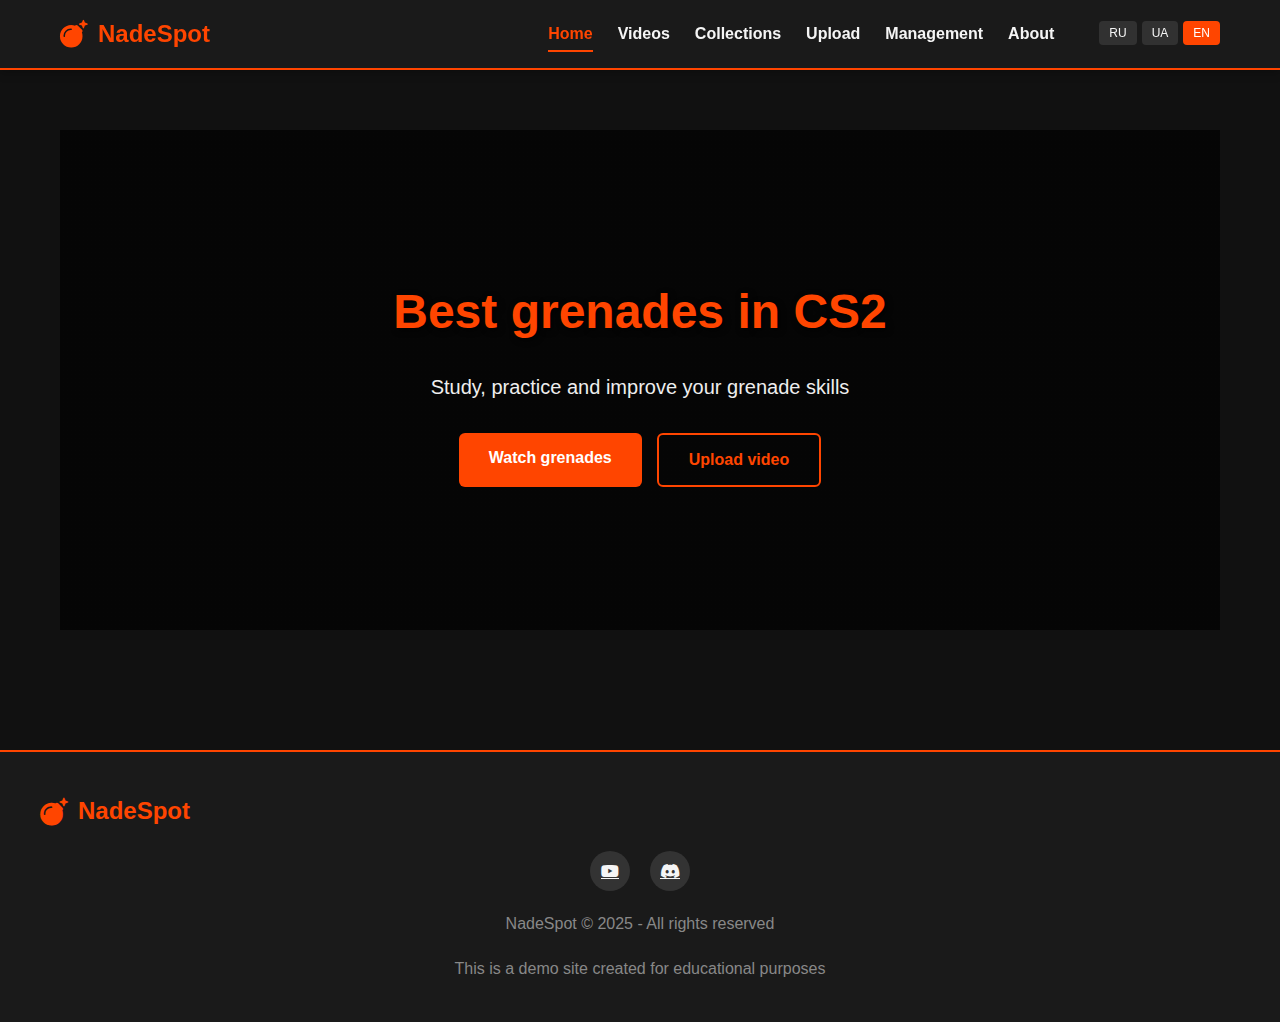
<file: ru/index.html>
<!DOCTYPE html>
<html lang="ru">
<head>
  <meta charset="UTF-8">
  <meta name="viewport" content="width=device-width, initial-scale=1.0">
  <title>NadeSpot - Лучшие гранаты CS2</title>
  <link rel="stylesheet" href="https://cdnjs.cloudflare.com/ajax/libs/font-awesome/6.4.0/css/all.min.css">
  <link rel="stylesheet" href="https://cdnjs.cloudflare.com/ajax/libs/animate.css/4.1.1/animate.min.css">
  <link rel="stylesheet" href="../css/index.css">
</head>
<body>

  <!-- Навигация -->
  <nav>
    <div class="nav-container">
      <a href="#" class="logo" onclick="showSection('home'); return false;">
        <i class="fas fa-bomb"></i>
        <span data-translate="logo">NadeSpot</span>
      </a>
      
      <div class="menu-toggle" id="menu-toggle">
        <span></span>
        <span></span>
        <span></span>
      </div>
      
      <ul class="nav-links" id="nav-links">
        <li><a href="#" class="active" onclick="showSection('home'); return false;" data-translate="nav_home">Главная</a></li>
        <li><a href="#" onclick="showSection('videos'); return false;" data-translate="nav_videos">Видео</a></li>
        <li><a href="#" onclick="showSection('collections'); return false;" data-translate="nav_collections">Коллекции</a></li>
        <li><a href="#" onclick="showSection('upload'); return false;" data-translate="nav_upload">Загрузить</a></li>
        <li><a href="#" onclick="showSection('admin'); return false;" data-translate="nav_admin">Управление</a></li>
        <li><a href="#" onclick="showSection('about'); return false;" data-translate="nav_about">О сайте</a></li>
        
        <li>
          <div class="language-switcher">
            <button class="lang-btn active" data-lang="ru">RU</button>
            <button class="lang-btn" data-lang="uk">UA</button>
            <button class="lang-btn" data-lang="en">EN</button>
          </div>
        </li>
      </ul>
    </div>
  </nav>

  <!-- Уведомления -->
  <div class="notification" id="notification"></div>

  <!-- Главная -->
  <section id="home" class="active">
    <div class="hero">
      <div class="hero-content">
        <h1 class="animate__animated animate__fadeInDown" data-translate="hero_title">Лучшие гранаты в CS2</h1>
        <p class="animate__animated animate__fadeInUp" data-translate="hero_text">Изучайте, практикуйте и совершенствуйте свои навыки владения гранатами</p>
        <div class="hero-buttons">
          <a href="#" class="btn" onclick="showSection('videos'); return false;" data-translate="hero_btn_watch">Смотреть гранаты</a>
          <a href="#" class="btn btn-outline" onclick="showSection('upload'); return false;" data-translate="hero_btn_upload">Загрузить видео</a>
        </div>
      </div>
    </div>
  </section>

  <!-- Видео -->
  <section id="videos">
    <h2 class="section-title" data-translate="videos_title">Популярные гранаты</h2>
    
    <div class="search-filters">
      <div class="search-box">
        <input type="text" id="search-input" data-placeholder="search_placeholder" placeholder="Поиск по названию, карте или описанию...">
        <button onclick="searchVideos()"><i class="fas fa-search"></i></button>
      </div>
      
      <div class="advanced-filters">
        <div class="filter-group">
          <label for="filter-category" data-translate="filter_category">Категория</label>
          <select id="filter-category" onchange="filterVideos()">
            <option value="all" data-translate="filter_all">Все категории</option>
            <option value="smoke" data-translate="filter_smoke">Дымовые</option>
            <option value="flash" data-translate="filter_flash">Светошумовые</option>
            <option value="molotov" data-translate="filter_molotov">Зажигательные</option>
            <option value="he" data-translate="filter_he">Осколочные</option>
          </select>
        </div>
        
        <div class="filter-group">
          <label for="filter-map" data-translate="filter_map">Карта</label>
          <select id="filter-map" onchange="filterVideos()">
            <option value="all" data-translate="filter_all">Все карты</option>
            <option value="Mirage">Mirage</option>
            <option value="Dust2">Dust II</option>
            <option value="Inferno">Inferno</option>
            <option value="Nuke">Nuke</option>
            <option value="Overpass">Overpass</option>
            <option value="Vertigo">Vertigo</option>
            <option value="Ancient">Ancient</option>
          </select>
        </div>
        
        <div class="filter-group">
          <label for="filter-side" data-translate="filter_side">Сторона</label>
          <select id="filter-side" onchange="filterVideos()">
            <option value="all" data-translate="filter_both">Обе стороны</option>
            <option value="CT" data-translate="filter_ct">Контр-террористы</option>
            <option value="T" data-translate="filter_t">Террористы</option>
          </select>
        </div>
        
        <div class="filter-group">
          <label for="filter-sort" data-translate="filter_sort">Сортировка</label>
          <select id="filter-sort" onchange="filterVideos()">
            <option value="newest" data-translate="sort_newest">Сначала новые</option>
            <option value="oldest" data-translate="sort_oldest">Сначала старые</option>
            <option value="popular" data-translate="sort_popular">По популярности</option>
            <option value="rating" data-translate="sort_rating">По рейтингу</option>
          </select>
        </div>
      </div>
    </div>
    
    <div class="categories">
      <button class="category-btn active" data-filter="all" data-translate="filter_all">Все</button>
      <button class="category-btn" data-filter="smoke" data-translate="filter_smoke">Дымовые</button>
      <button class="category-btn" data-filter="flash" data-translate="filter_flash">Светошумовые</button>
      <button class="category-btn" data-filter="molotov" data-translate="filter_molotov">Зажигательные</button>
      <button class="category-btn" data-filter="he" data-translate="filter_he">Осколочные</button>
    </div>
    
    <div class="video-grid" id="video-container">
      <!-- Видео будут добавляться динамически -->
    </div>
  </section>

  <!-- Коллекции -->
  <section id="collections">
    <h2 class="section-title" data-translate="collections_title">Мои коллекции</h2>
    
    <div class="hero-buttons" style="justify-content: center; margin-bottom: 30px;">
      <button class="btn" onclick="createNewCollection()">
        <i class="fas fa-plus"></i> <span data-translate="collections_create">Создать коллекцию</span>
      </button>
      <button class="btn btn-info" onclick="showSection('favorites')">
        <i class="fas fa-star"></i> <span data-translate="collections_favorites">Избранное</span>
      </button>
    </div>
    
    <div class="collections-container" id="collections-container">
      <!-- Коллекции будут добавляться динамически -->
    </div>
  </section>

  <!-- Избранное -->
  <section id="favorites">
    <h2 class="section-title" data-translate="favorites_title">Избранные гранаты</h2>
    
    <div class="video-grid" id="favorites-container">
      <!-- Избранные видео будут добавляться динамически -->
    </div>
  </section>

  <!-- Загрузка видео -->
  <section id="upload">
    <h2 class="section-title" data-translate="upload_title">Загрузить видео</h2>
    
    <div class="upload-form">
      <div class="upload-types">
        <button class="upload-type-btn active" data-type="file" data-translate="upload_type_file">Файл видео</button>
        <button class="upload-type-btn" data-type="youtube" data-translate="upload_type_youtube">YouTube ссылка</button>
      </div>
      
      <div id="file-upload-section">
        <div class="file-upload" id="drop-zone">
          <i class="fas fa-cloud-upload-alt"></i>
          <p data-translate="upload_drag">Перетащите видеофайл сюда или</p>
          <label for="video-file" class="btn" data-translate="upload_select">Выбрать файл</label>
          <input type="file" id="video-file" accept="video/*" style="display: none;">
        </div>
      </div>
      
      <div id="youtube-upload-section" style="display: none;">
        <div class="form-group">
          <label for="youtube-url" data-translate="upload_youtube_label">Ссылка на YouTube видео</label>
          <input type="url" id="youtube-url" class="form-control" data-placeholder="upload_youtube_placeholder" placeholder="https://www.youtube.com/watch?v=...">
        </div>
      </div>
      
      <div class="form-group">
        <label for="video-title" data-translate="upload_title_label">Название видео</label>
        <input type="text" id="video-title" class="form-control" data-placeholder="upload_title_placeholder" placeholder="Введите название видео">
      </div>
      
      <div class="form-group">
        <label for="video-category" data-translate="upload_category_label">Категория гранаты</label>
        <select id="video-category" class="form-control">
          <option value="" data-translate="upload_category_select">Выберите категорию</option>
          <option value="smoke" data-translate="filter_smoke">Дымовая</option>
          <option value="flash" data-translate="filter_flash">Светошумовая</option>
          <option value="molotov" data-translate="filter_molotov">Зажигательная</option>
          <option value="he" data-translate="filter_he">Осколочная</option>
        </select>
      </div>
      
      <div class="form-group">
        <label for="video-map" data-translate="upload_map_label">Карта</label>
        <input type="text" id="video-map" class="form-control" data-placeholder="upload_map_placeholder" placeholder="Например: Mirage, Dust2">
      </div>
      
      <div class="form-group">
        <label for="video-side" data-translate="upload_side_label">Сторона</label>
        <select id="video-side" class="form-control">
          <option value="" data-translate="upload_side_select">Выберите сторону</option>
          <option value="CT" data-translate="filter_ct">Контр-террористы</option>
          <option value="T" data-translate="filter_t">Террористы</option>
          <option value="both" data-translate="filter_both">Обе стороны</option>
        </select>
      </div>
      
      <div class="form-group">
        <label for="video-difficulty" data-translate="upload_difficulty_label">Сложность</label>
        <select id="video-difficulty" class="form-control">
          <option value="" data-translate="upload_difficulty_select">Выберите сложность</option>
          <option value="easy" data-translate="upload_difficulty_easy">Легкая</option>
          <option value="medium" data-translate="upload_difficulty_medium">Средняя</option>
          <option value="hard" data-translate="upload_difficulty_hard">Сложная</option>
        </select>
      </div>
      
      <div class="form-group">
        <label for="video-description" data-translate="upload_description_label">Описание</label>
        <textarea id="video-description" class="form-control" data-placeholder="upload_description_placeholder" placeholder="Опишите свой заброс"></textarea>
      </div>
      
      <button class="btn" style="width: 100%;" onclick="uploadVideo()" data-translate="upload_btn">Загрузить видео</button>
    </div>
  </section>

  <!-- Панель администратора -->
  <section id="admin">
    <h2 class="section-title" data-translate="admin_title">Управление видео</h2>
    
    <div class="admin-panel">
      <p data-translate="admin_description">Здесь вы можете управлять загруженными видео. Для удаления видео нажмите на кнопку "Удалить".</p>
      
      <div class="admin-video-list" id="admin-video-list">
        <!-- Список видео для управления -->
      </div>
    </div>
  </section>

  <!-- 3D просмотр -->
  <section id="view3d">
    <h2 class="section-title" data-translate="view3d_title">3D Просмотр траектории</h2>
    
    <div class="viewer-3d" id="viewer-3d">
      <div class="viewer-info">
        <i class="fas fa-vr-cardboard"></i> <span data-translate="view3d_help">Используйте мышь для вращения и колесо для масштабирования</span>
      </div>
      <div class="viewer-controls">
        <button onclick="changeView('top')"><i class="fas fa-download"></i> <span data-translate="view3d_top">Вид сверху</span></button>
        <button onclick="changeView('side')"><i class="fas fa-arrows-alt-h"></i> <span data-translate="view3d_side">Вид сбоку</span></button>
        <button onclick="changeView('first')"><i class="fas fa-eye"></i> <span data-translate="view3d_first">От первого лица</span></button>
      </div>
      <canvas id="nade-canvas" width="800" height="400"></canvas>
    </div>
    
    <div class="video-info">
      <h3 class="video-title" id="viewer-title" data-translate="view3d_example_title">Траектория дымовой гранаты на Мираж</h3>
      <div class="video-meta">
        <span data-translate="view3d_example_meta">Дымовая граната • Mirage</span>
        <span data-translate="view3d_example_side">CT сторона</span>
      </div>
      <p data-translate="view3d_example_desc">Заброс из spawn точки CT в окно на середину карты. Позволяет заблокировать обзор противнику в начале раунда.</p>
      <div class="video-stats">
        <div class="video-stat">
          <i class="fas fa-bullseye"></i>
          <span data-translate="view3d_accuracy">Точность: 95%</span>
        </div>
        <div class="video-stat">
          <i class="fas fa-clock"></i>
          <span data-translate="view3d_time">Время полета: 3.2с</span>
        </div>
      </div>
    </div>
  </section>

  <!-- Модальное окно видео -->
  <div class="video-modal" id="video-modal">
    <div class="modal-content">
      <div class="modal-close" onclick="closeVideo()">
        <i class="fas fa-times"></i>
      </div>
      <div class="modal-video-container" id="modal-video-container">
        <!-- Видео будет вставлено сюда -->
      </div>
      <div class="modal-body">
        <h3 class="modal-title" id="modal-title"></h3>
        <div class="modal-meta">
          <span id="modal-category"></span>
          <span id="modal-date"></span>
        </div>
        <p class="modal-description" id="modal-description"></p>
        <div class="modal-stats">
          <div class="video-stat">
            <i class="far fa-eye"></i>
            <span id="modal-views">0</span>
          </div>
          <div class="video-stat">
            <i class="far fa-thumbs-up"></i>
            <span id="modal-likes">0</span>
          </div>
        </div>
      </div>
    </div>
  </div>

  <!-- Модальное окно подтверждения удаления -->
  <div class="confirm-modal" id="confirm-modal">
    <div class="confirm-content">
      <h3 id="confirm-title" data-translate="confirm_title">Подтверждение удаления</h3>
      <p id="confirm-message" data-translate="confirm_message">Вы уверены, что хотите удалить эту коллекцию? Это действие нельзя отменить.</p>
      <div class="confirm-buttons">
        <button class="btn btn-danger" id="confirm-yes" data-translate="confirm_yes">Да, удалить</button>
        <button class="btn" id="confirm-no" data-translate="confirm_no">Отмена</button>
      </div>
    </div>
  </div>

  <!-- О сайте -->
  <section id="about">
    <h2 class="section-title" data-translate="about_title">О сайте</h2>
    
    <div class="about-content">
      <p data-translate="about_text1">
        NadeSpot — это платформа для изучения и применениями гранат в Counter-Strike 2. 
        Наша цель — помочь игрокам улучшить свои навыки и тактическое мышление.
      </p>
      
      <p data-translate="about_text2">
        Здесь вы найдете тщательно отобранные видео с эффективными применениями гранат на всех популярных картах. 
        Наша команда модераторов проверяет каждый материал перед публикацией.
      </p>
      
      <div class="features">
        <div class="feature">
          <i class="fas fa-filter"></i>
          <h3 data-translate="about_feature1_title">Качественный контент</h3>
          <p data-translate="about_feature1_desc">Все видео проверяются на эффективность и актуальность</p>
        </div>
        
        <div class="feature">
          <i class="fas fa-sort-amount-down"></i>
          <h3 data-translate="about_feature2_title">Удобная категоризация</h3>
          <p data-translate="about_feature2_desc">Гранаты отсортированы по типам и картам для быстрого поиска</p>
        </div>
        
        <div class="feature">
          <i class="fas fa-map-marked-alt"></i>
          <h3 data-translate="about_feature3_title">Все карты CS2</h3>
          <p data-translate="about_feature3_desc">Гранаты для всех официальных и карт</p>
        </div>
        
        <div class="feature">
          <i class="fas fa-rocket"></i>
          <h3 data-translate="about_feature4_title">Актуальные стратегии</h3>
          <p data-translate="about_feature4_desc">Мы регулярно обновляем коллекцию под текущую мету игры</p>
        </div>
      </div>
    </div>
  </section>

  <!-- Футер -->
  <footer>
    <div class="footer-content">
      <div class="logo">
        <i class="fas fa-bomb"></i>
        <span data-translate="logo">NadeSpot</span>
      </div>
      
      <div class="social-links">
        <a href="#"><i class="fab fa-youtube"></i></a>
        <a href="#"><i class="fab fa-discord"></i></a>
      </div>
      
      <p class="copyright" data-translate="footer_copyright">NadeSpot © 2025 - Все права защищены</p>
      <p class="copyright" data-translate="footer_demo">Это демонстрационный сайт, созданный в образовательных целях</p>
    </div>
  </footer>

  <script>
    // База переводов
    const translations = {
      "ru": {
        "logo": "NadeSpot",
        "nav_home": "Главная",
        "nav_videos": "Видео",
        "nav_collections": "Коллекции",
        "nav_upload": "Загрузить",
        "nav_admin": "Управление",
        "nav_about": "О сайте",
        "hero_title": "Лучшие гранаты в CS2",
        "hero_text": "Изучайте, практикуйте и совершенствуйте свои навыки владения гранатами",
        "hero_btn_watch": "Смотреть гранаты",
        "hero_btn_upload": "Загрузить видео",
        "videos_title": "Популярные гранаты",
        "search_placeholder": "Поиск по названию, карте или описанию...",
        "filter_category": "Категория",
        "filter_all": "Все",
        "filter_smoke": "Дымовые",
        "filter_flash": "Светошумовые",
        "filter_molotov": "Зажигательные",
        "filter_he": "Осколочные",
        "filter_map": "Карта",
        "filter_side": "Сторона",
        "filter_both": "Обе стороны",
        "filter_ct": "Контр-террористы",
        "filter_t": "Террористы",
        "filter_sort": "Сортировка",
        "sort_newest": "Сначала новые",
        "sort_oldest": "Сначала старые",
        "sort_popular": "По популярности",
        "sort_rating": "По рейтингу",
        "collections_title": "Мои коллекции",
        "collections_create": "Создать коллекцию",
        "collections_favorites": "Избранное",
        "favorites_title": "Избранные гранаты",
        "upload_title": "Загрузить видео",
        "upload_type_file": "Файл видео",
        "upload_type_youtube": "YouTube ссылка",
        "upload_drag": "Перетащите видеофайл сюда или",
        "upload_select": "Выбрать файл",
        "upload_youtube_label": "Ссылка на YouTube видео",
        "upload_youtube_placeholder": "https://www.youtube.com/watch?v=...",
        "upload_title_label": "Название видео",
        "upload_title_placeholder": "Введите название видео",
        "upload_category_label": "Категория гранаты",
        "upload_category_select": "Выберите категорию",
        "upload_map_label": "Карта",
        "upload_map_placeholder": "Например: Mirage, Dust2",
        "upload_side_label": "Сторона",
        "upload_side_select": "Выберите сторону",
        "upload_difficulty_label": "Сложность",
        "upload_difficulty_select": "Выберите сложность",
        "upload_difficulty_easy": "Легкая",
        "upload_difficulty_medium": "Средняя",
        "upload_difficulty_hard": "Сложная",
        "upload_description_label": "Описание",
        "upload_description_placeholder": "Опишите свой заброс",
        "upload_btn": "Загрузить видео",
        "admin_title": "Управление видео",
        "admin_description": "Здесь вы можете управлять загруженными видео. Для удаления видео нажмите на кнопку \"Удалить\".",
        "view3d_title": "3D Просмотр траектории",
        "view3d_help": "Используйте мышь для вращения и колесо для масштабирования",
        "view3d_top": "Вид сверху",
        "view3d_side": "Вид сбоку",
        "view3d_first": "От первого лица",
        "view3d_example_title": "Траектория дымовой гранаты на Мираж",
        "view3d_example_meta": "Дымовая граната • Mirage",
        "view3d_example_side": "CT сторона",
        "view3d_example_desc": "Заброс из spawn точки CT в окно на середину карты. Позволяет заблокировать обзор противнику в начале раунда.",
        "view3d_accuracy": "Точность: 95%",
        "view3d_time": "Время полета: 3.2с",
        "confirm_title": "Подтверждение удаления",
        "confirm_message": "Вы уверены, что хотите удалить эту коллекцию? Это действие нельзя отменить.",
        "confirm_yes": "Да, удалить",
        "confirm_no": "Отмена",
        "about_title": "О сайте",
        "about_text1": "NadeSpot — это платформа для изучения и применениями гранат в Counter-Strike 2. Наша цель — помочь игрокам улучшить свои навыки и тактическое мышление.",
        "about_text2": "Здесь вы найдете тщательно отобранные видео с эффективными применениями гранат на всех популярных картах. Наша команда модераторов проверяет каждый материал перед публикацией.",
        "about_feature1_title": "Качественный контент",
        "about_feature1_desc": "Все видео проверяются на эффективность и актуальность",
        "about_feature2_title": "Удобная категоризация",
        "about_feature2_desc": "Гранаты отсортированы по типам и картам для быстрого поиска",
        "about_feature3_title": "Все карты CS2",
        "about_feature3_desc": "Гранаты для всех официальных и карт",
        "about_feature4_title": "Актуальные стратегии",
        "about_feature4_desc": "Мы регулярно обновляем коллекцию под текущую мету игры",
        "footer_copyright": "NadeSpot © 2025 - Все права защищены",
        "footer_demo": "Это демонстрационный сайт, созданный в образовательных целях",
        "notification_success": "Операция выполнена успешно!",
        "notification_error": "Произошла ошибка!",
        "notification_info": "Информация",
        "no_videos": "Видео не найдены",
        "no_videos_text": "Будьте первым, кто загрузит видео с гранатой!",
        "no_favorites": "Нет избранных видео",
        "no_favorites_text": "Добавляйте видео в избранное, чтобы легко находить их позже",
        "no_collections": "Коллекций пока нет",
        "no_collections_text": "Создайте свою первую коллекцию для организации видео"
      },
      "uk": {
        "logo": "NadeSpot",
        "nav_home": "Головна",
        "nav_videos": "Відео",
        "nav_collections": "Колекції",
        "nav_upload": "Завантажити",
        "nav_admin": "Управління",
        "nav_about": "Про сайт",
        "hero_title": "Найкращі гранати в CS2",
        "hero_text": "Вивчайте, практикуйте та вдосконалюйте свої навички володіння гранатами",
        "hero_btn_watch": "Дивитися гранати",
        "hero_btn_upload": "Завантажити відео",
        "videos_title": "Популярні гранати",
        "search_placeholder": "Пошук за назвою, картою або описом...",
        "filter_category": "Категорія",
        "filter_all": "Всі",
        "filter_smoke": "Димові",
        "filter_flash": "Світлошумові",
        "filter_molotov": "Запалювальні",
        "filter_he": "Осколкові",
        "filter_map": "Карта",
        "filter_side": "Сторона",
        "filter_both": "Обідві сторони",
        "filter_ct": "Контр-терористи",
        "filter_t": "Терористи",
        "filter_sort": "Сортування",
        "sort_newest": "Спочатку нові",
        "sort_oldest": "Спочатку старі",
        "sort_popular": "За популярністю",
        "sort_rating": "За рейтингом",
        "collections_title": "Мої колекції",
        "collections_create": "Створити колекцію",
        "collections_favorites": "Обране",
        "favorites_title": "Обрані гранати",
        "upload_title": "Завантажити відео",
        "upload_type_file": "Файл відео",
        "upload_type_youtube": "YouTube посилання",
        "upload_drag": "Перетягніть відеофайл сюди або",
        "upload_select": "Вибрати файл",
        "upload_youtube_label": "Посилання на YouTube відео",
        "upload_youtube_placeholder": "https://www.youtube.com/watch?v=...",
        "upload_title_label": "Назва відео",
        "upload_title_placeholder": "Введіть назву відео",
        "upload_category_label": "Категорія гранати",
        "upload_category_select": "Виберіть категорію",
        "upload_map_label": "Карта",
        "upload_map_placeholder": "Наприклад: Mirage, Dust2",
        "upload_side_label": "Сторона",
        "upload_side_select": "Виберіть сторону",
        "upload_difficulty_label": "Складність",
        "upload_difficulty_select": "Виберіть складність",
        "upload_difficulty_easy": "Легка",
        "upload_difficulty_medium": "Середня",
        "upload_difficulty_hard": "Складна",
        "upload_description_label": "Опис",
        "upload_description_placeholder": "Опишіть свій кидок",
        "upload_btn": "Завантажити відео",
        "admin_title": "Управління відео",
        "admin_description": "Тут ви можете керувати завантаженими відео. Для видалення відео натисніть кнопку \"Видалити\".",
        "view3d_title": "3D Перегляд траєкторії",
        "view3d_help": "Використовуйте мишу для обертання та колесо для масштабування",
        "view3d_top": "Вид зверху",
        "view3d_side": "Вид збоку",
        "view3d_first": "Від першої особи",
        "view3d_example_title": "Траєкторія димової гранати на Міраж",
        "view3d_example_meta": "Димова граната • Mirage",
        "view3d_example_side": "CT сторона",
        "view3d_example_desc": "Кидок з spawn точки CT у вікно на середину карти. Дозволяє заблокувати огляд противнику на початку раунду.",
        "view3d_accuracy": "Точність: 95%",
        "view3d_time": "Час польоту: 3.2с",
        "confirm_title": "Підтвердження видалення",
        "confirm_message": "Ви впевнені, що хочете видалити цю колекцію? Цю дію не можна скасувати.",
        "confirm_yes": "Так, видалити",
        "confirm_no": "Скасувати",
        "about_title": "Про сайт",
        "about_text1": "NadeSpot — це платформа для вивчення та застосування гранат у Counter-Strike 2. Наша мета — допомогти гравцям покращити свої навички та тактичне мислення.",
        "about_text2": "Тут ви знайдете ретельно відібрані відео з ефективними застосуваннями гранат на всіх популярних картах. Наша команда модераторів перевіряє кожен матеріал перед публікацією.",
        "about_feature1_title": "Якісний контент",
        "about_feature1_desc": "Усі відео перевіряються на ефективність та актуальність",
        "about_feature2_title": "Зручна категорізація",
        "about_feature2_desc": "Гранати відсортовані за типами та картами для швидкого пошуку",
        "about_feature3_title": "Усі карти CS2",
        "about_feature3_desc": "Гранати для всіх офіційних карт",
        "about_feature4_title": "Актуальні стратегії",
        "about_feature4_desc": "Ми регулярно оновлюємо колекцію під поточну мету гри",
        "footer_copyright": "NadeSpot © 2025 - Всі права захищені",
        "footer_demo": "Це демонстраційний сайт, створений в освітніх цілях",
        "notification_success": "Операція успішно виконана!",
        "notification_error": "Сталася помилка!",
        "notification_info": "Інформація",
        "no_videos": "Відео не знайдено",
        "no_videos_text": "Будьте першим, хто завантажить відео з гранатою!",
        "no_favorites": "Немає обраних відео",
        "no_favorites_text": "Додавайте відео в обране, щоб легко знаходити їх пізніше",
        "no_collections": "Колекцій поки немає",
        "no_collections_text": "Створіть свою першу колекцію для організації відео"
      },
      "en": {
        "logo": "NadeSpot",
        "nav_home": "Home",
        "nav_videos": "Videos",
        "nav_collections": "Collections",
        "nav_upload": "Upload",
        "nav_admin": "Management",
        "nav_about": "About",
        "hero_title": "Best grenades in CS2",
        "hero_text": "Study, practice and improve your grenade skills",
        "hero_btn_watch": "Watch grenades",
        "hero_btn_upload": "Upload video",
        "videos_title": "Popular grenades",
        "search_placeholder": "Search by name, map or description...",
        "filter_category": "Category",
        "filter_all": "All",
        "filter_smoke": "Smoke",
        "filter_flash": "Flash",
        "filter_molotov": "Molotov",
        "filter_he": "HE Grenade",
        "filter_map": "Map",
        "filter_side": "Side",
        "filter_both": "Both sides",
        "filter_ct": "Counter-Terrorists",
        "filter_t": "Terrorists",
        "filter_sort": "Sort by",
        "sort_newest": "Newest first",
        "sort_oldest": "Oldest first",
        "sort_popular": "By popularity",
        "sort_rating": "By rating",
        "collections_title": "My collections",
        "collections_create": "Create collection",
        "collections_favorites": "Favorites",
        "favorites_title": "Favorite grenades",
        "upload_title": "Upload video",
        "upload_type_file": "Video file",
        "upload_type_youtube": "YouTube link",
        "upload_drag": "Drag video file here or",
        "upload_select": "Select file",
        "upload_youtube_label": "YouTube video link",
        "upload_youtube_placeholder": "https://www.youtube.com/watch?v=...",
        "upload_title_label": "Video title",
        "upload_title_placeholder": "Enter video title",
        "upload_category_label": "Grenade category",
        "upload_category_select": "Select category",
        "upload_map_label": "Map",
        "upload_map_placeholder": "For example: Mirage, Dust2",
        "upload_side_label": "Side",
        "upload_side_select": "Select side",
        "upload_difficulty_label": "Difficulty",
        "upload_difficulty_select": "Select difficulty",
        "upload_difficulty_easy": "Easy",
        "upload_difficulty_medium": "Medium",
        "upload_difficulty_hard": "Hard",
        "upload_description_label": "Description",
        "upload_description_placeholder": "Describe your throw",
        "upload_btn": "Upload video",
        "admin_title": "Video management",
        "admin_description": "Here you can manage uploaded videos. To delete a video, click the \"Delete\" button.",
        "view3d_title": "3D Trajectory View",
        "view3d_help": "Use the mouse to rotate and the wheel to zoom",
        "view3d_top": "Top view",
        "view3d_side": "Side view",
        "view3d_first": "First person",
        "view3d_example_title": "Smoke grenade trajectory on Mirage",
        "view3d_example_meta": "Smoke grenade • Mirage",
        "view3d_example_side": "CT side",
        "view3d_example_desc": "Throw from CT spawn to window at mid. Allows to block enemy vision at the beginning of the round.",
        "view3d_accuracy": "Accuracy: 95%",
        "view3d_time": "Flight time: 3.2s",
        "confirm_title": "Delete confirmation",
        "confirm_message": "Are you sure you want to delete this collection? This action cannot be undone.",
        "confirm_yes": "Yes, delete",
        "confirm_no": "Cancel",
        "about_title": "About",
        "about_text1": "NadeSpot is a platform for learning and using grenades in Counter-Strike 2. Our goal is to help players improve their skills and tactical thinking.",
        "about_text2": "Here you will find carefully selected videos with effective grenade uses on all popular maps. Our team of moderators checks each material before publication.",
        "about_feature1_title": "Quality content",
        "about_feature1_desc": "All videos are checked for effectiveness and relevance",
        "about_feature2_title": "Convenient categorization",
        "about_feature2_desc": "Grenades are sorted by types and maps for quick search",
        "about_feature3_title": "All CS2 maps",
        "about_feature3_desc": "Grenades for all official maps",
        "about_feature4_title": "Relevant strategies",
        "about_feature4_desc": "We regularly update the collection for the current game meta",
        "footer_copyright": "NadeSpot © 2025 - All rights reserved",
        "footer_demo": "This is a demo site created for educational purposes",
        "notification_success": "Operation completed successfully!",
        "notification_error": "An error has occurred!",
        "notification_info": "Information",
        "no_videos": "No videos found",
        "no_videos_text": "Be the first to upload a grenade video!",
        "no_favorites": "No favorite videos",
        "no_favorites_text": "Add videos to favorites to easily find them later",
        "no_collections": "No collections yet",
        "no_collections_text": "Create your first collection to organize videos"
      }
    };

    // Функция для применения перевода
    function applyLanguage(lang) {
      // Обновляем атрибут lang у элемента html
      document.documentElement.lang = lang;
      
      // Находим все элементы с атрибутом data-translate
      const elements = document.querySelectorAll('[data-translate]');
      
      // Применяем перевод к каждому элементу
      elements.forEach(element => {
        const key = element.getAttribute('data-translate');
        if (translations[lang] && translations[lang][key]) {
          element.textContent = translations[lang][key];
        }
      });
      
      // Обновляем все placeholder'ы
      const placeholders = document.querySelectorAll('[data-placeholder]');
      placeholders.forEach(element => {
        const key = element.getAttribute('data-placeholder');
        if (translations[lang] && translations[lang][key]) {
          element.setAttribute('placeholder', translations[lang][key]);
        }
      });
      
      // Обновляем активную кнопку языка
      document.querySelectorAll('.lang-btn').forEach(btn => {
        if (btn.getAttribute('data-lang') === lang) {
          btn.classList.add('active');
        } else {
          btn.classList.remove('active');
        }
      });
      
      // Сохраняем выбранный язык в localStorage
      localStorage.setItem('preferredLanguage', lang);
    }

    // Обработчики событий для кнопок переключения языка
    document.querySelectorAll('.lang-btn').forEach(button => {
      button.addEventListener('click', function() {
        const lang = this.getAttribute('data-lang');
        applyLanguage(lang);
      });
    });

    // При загрузке страницы пытаемся использовать сохраненный язык или язык браузера
    document.addEventListener('DOMContentLoaded', function() {
      const savedLanguage = localStorage.getItem('preferredLanguage');
      const browserLanguage = navigator.language.substring(0, 2);
      
      if (savedLanguage) {
        applyLanguage(savedLanguage);
      } else if (browserLanguage in translations) {
        applyLanguage(browserLanguage);
      } else {
        applyLanguage('ru'); // Язык по умолчанию
      }
      
      // Инициализация остального функционала
      renderVideos();
      renderCollections();
    });

    // Хранилище для видео
    let videos = JSON.parse(localStorage.getItem('nadespot_videos')) || [];
    let collections = JSON.parse(localStorage.getItem('nadespot_collections')) || [];
    let favorites = JSON.parse(localStorage.getItem('nadespot_favorites')) || [];
    let currentUploadType = 'file';
    let isAdminMode = false;
    let currentCollectionToDelete = null;
    
    // Показать уведомление
    function showNotification(message, type = 'success') {
      const notification = document.getElementById('notification');
      notification.textContent = message;
      notification.className = `notification ${type} show`;
      
      setTimeout(() => {
        notification.classList.remove('show');
      }, 3000);
    }
    
    // Проверка на дубликаты
    function isDuplicateVideo(videoData) {
      return videos.some(video => {
        // Для YouTube видео проверяем ID
        if (videoData.type === 'youtube' && video.type === 'youtube') {
          return video.src === videoData.src;
        }
        
        // Для файлов проверяем название и категорию
        if (videoData.type === 'file' && video.type === 'file') {
          return video.title === videoData.title && video.category === videoData.category;
        }
        
        return false;
      });
    }
    
    // Показать/скрыть секции
    function showSection(id) {
      document.querySelectorAll("section").forEach(sec => sec.classList.remove("active"));
      document.getElementById(id).classList.add("active");
      
      document.querySelectorAll("nav a").forEach(a => a.classList.remove("active"));
      event.target.classList.add("active");
      
      // Прокрутка наверх
      window.scrollTo(0, 0);
      
      // Если открываем раздел с видео, отображаем их
      if (id === 'videos') {
        isAdminMode = false;
        renderVideos();
      } else if (id === 'admin') {
        isAdminMode = true;
        renderAdminPanel();
      } else if (id === 'collections') {
        renderCollections();
      } else if (id === 'favorites') {
        renderFavorites();
      } else if (id === 'view3d') {
        init3DViewer();
      }
    }
    
    // Мобильное меню
    document.getElementById('menu-toggle').addEventListener('click', function() {
      document.getElementById('nav-links').classList.toggle('active');
    });
    
    // Переключение типа загрузки
    document.querySelectorAll('.upload-type-btn').forEach(btn => {
      btn.addEventListener('click', function() {
        document.querySelectorAll('.upload-type-btn').forEach(b => b.classList.remove('active'));
        this.classList.add('active');
        
        currentUploadType = this.getAttribute('data-type');
        
        document.getElementById('file-upload-section').style.display = 
          currentUploadType === 'file' ? 'block' : 'none';
        document.getElementById('youtube-upload-section').style.display = 
          currentUploadType === 'youtube' ? 'block' : 'none';
      });
    });
    
    // Загрузка файла
    document.getElementById('video-file').addEventListener('change', function(e) {
      if (e.target.files.length > 0) {
        const fileName = e.target.files[0].name;
        document.querySelector('#drop-zone p').textContent = `Выбран файл: ${fileName}`;
      }
    });
    
    // Drag and drop
    const dropZone = document.getElementById('drop-zone');
    
    dropZone.addEventListener('dragover', function(e) {
      e.preventDefault();
      this.style.borderColor = 'var(--primary)';
      this.style.backgroundColor = 'rgba(255, 69, 0, 0.1)';
    });
    
    dropZone.addEventListener('dragleave', function() {
      this.style.borderColor = '#555';
      this.style.backgroundColor = 'transparent';
    });
    
    dropZone.addEventListener('drop', function(e) {
      e.preventDefault();
      this.style.borderColor = '#555';
      this.style.backgroundColor = 'transparent';
      
      if (e.dataTransfer.files.length > 0) {
        const file = e.dataTransfer.files[0];
        if (file.type.startsWith('video/')) {
          document.getElementById('video-file').files = e.dataTransfer.files;
          document.querySelector('#drop-zone p').textContent = `Выбран файл: ${file.name}`;
        } else {
          showNotification('Пожалуйста, выберите видео файл', 'error');
        }
      }
    });
    
    // Загрузка видео
    function uploadVideo() {
      const title = document.getElementById('video-title').value;
      const category = document.getElementById('video-category').value;
      const map = document.getElementById('video-map').value;
      const side = document.getElementById('video-side').value;
      const difficulty = document.getElementById('video-difficulty').value;
      const description = document.getElementById('video-description').value;
      
      if (!title || !category) {
        showNotification('Пожалуйста, заполните обязательные поля: название и категория', 'error');
        return;
      }
      
      let videoData = {
        id: Date.now(),
        title,
        category,
        map,
        side,
        difficulty,
        description,
        date: new Date().toLocaleDateString('ru-RU'),
        views: 0,
        likes: 0,
        favorites: 0
      };
      
      if (currentUploadType === 'file') {
        const fileInput = document.getElementById('video-file');
        if (fileInput.files.length === 0) {
          showNotification('Пожалуйста, выберите видео файл', 'error');
          return;
        }
        
        const file = fileInput.files[0];
        const reader = new FileReader();
        
        reader.onload = function(e) {
          videoData.src = e.target.result;
          videoData.type = 'file';
          
          // Проверка на дубликаты
          if (isDuplicateVideo(videoData)) {
            showNotification('Такое видео уже существует!', 'error');
            return;
          }
          
          videos.push(videoData);
          saveVideos();
          showNotification('Видео успешно загружено!');
          resetForm();
          renderVideos();
        };
        
        reader.readAsDataURL(file);
      } else {
        const youtubeUrl = document.getElementById('youtube-url').value;
        if (!youtubeUrl) {
          showNotification('Пожалуйста, введите ссылку на YouTube видео', 'error');
          return;
        }
        
        // Преобразуем YouTube ссылку в embed формат
        let videoId = youtubeUrl.match(/(?:youtube\.com\/(?:[^\/]+\/.+\/|(?:v|e(?:mbed)?)\/|.*[?&]v=)|youtu\.be\/)([^"&?\/\s]{11})/);
        
        if (videoId) {
          videoId = videoId[1];
          videoData.src = `https://www.youtube.com/embed/${videoId}`;
          videoData.type = 'youtube';
          
          // Проверка на дубликаты
          if (isDuplicateVideo(videoData)) {
            showNotification('Это YouTube видео уже добавлено!', 'error');
            return;
          }
          
          videos.push(videoData);
          saveVideos();
          showNotification('YouTube видео успешно добавлено!');
          resetForm();
          renderVideos();
        } else {
          showNotification('Некорректная ссылка на YouTube видео', 'error');
        }
      }
    }
    
    // Сохранение видео в localStorage
    function saveVideos() {
      localStorage.setItem('nadespot_videos', JSON.stringify(videos));
    }
    
    // Сохранение коллекций
    function saveCollections() {
      localStorage.setItem('nadespot_collections', JSON.stringify(collections));
    }
    
    // Сохранение избранного
    function saveFavorites() {
      localStorage.setItem('nadespot_favorites', JSON.stringify(favorites));
    }
    
    // Сброс формы
    function resetForm() {
      document.getElementById('video-title').value = '';
      document.getElementById('video-category').value = '';
      document.getElementById('video-map').value = '';
      document.getElementById('video-side').value = '';
      document.getElementById('video-difficulty').value = '';
      document.getElementById('video-description').value = '';
      document.getElementById('youtube-url').value = '';
      document.getElementById('video-file').value = '';
      document.querySelector('#drop-zone p').textContent = 'Перетащите видеофайл сюда или';
    }
    
    // Отображение видео
    function renderVideos() {
      const videoContainer = document.getElementById('video-container');
      videoContainer.innerHTML = '';
      
      if (videos.length === 0) {
        const lang = document.documentElement.lang || 'ru';
        videoContainer.innerHTML = `
          <div style="grid-column: 1 / -1; text-align: center; padding: 40px;">
            <i class="fas fa-video-slash" style="font-size: 50px; color: #555; margin-bottom: 15px;"></i>
            <h3>${translations[lang]['no_videos']}</h3>
            <p>${translations[lang]['no_videos_text']}</p>
          </div>
        `;
        return;
      }
      
      videos.forEach(video => {
        const isFavorited = favorites.includes(video.id);
        
        const videoCard = document.createElement('div');
        videoCard.className = 'video-card';
        videoCard.setAttribute('data-category', video.category);
        videoCard.setAttribute('data-map', video.map || '');
        videoCard.setAttribute('data-side', video.side || '');
        videoCard.setAttribute('data-difficulty', video.difficulty || '');
        
        // Создаем превью для YouTube видео
        let thumbContent = '';
        if (video.type === 'youtube') {
          const videoId = video.src.split('/embed/')[1];
          thumbContent = `<img src="https://img.youtube.com/vi/${videoId}/hqdefault.jpg" alt="${video.title}">`;
        } else {
          thumbContent = `<img src="https://images.unsplash.com/photo-1542751371-adc38448a05e?ixlib=rb-4.0.3&ixid=M3wxMjA3fDB8MHxwaG90by1wYWdlfHx8fGVufDB8fHx8fA%3D%3D&auto=format&fit=crop&w=1170&q=80" alt="${video.title}">`;
        }
        
        videoCard.innerHTML = `
          <div class="video-actions">
            <button class="action-btn ${isFavorited ? 'favorited' : ''}" onclick="toggleFavorite(${video.id}, this)">
              <i class="fas fa-star"></i>
            </button>
            <button class="action-btn" onclick="addToCollection(${video.id})">
              <i class="fas fa-folder-plus"></i>
            </button>
          </div>
          <div class="video-thumb" onclick="openVideo(${video.id})">
            ${thumbContent}
            <div class="play-icon"><i class="fas fa-play"></i></div>
            <div class="video-duration">2:15</div>
          </div>
          <div class="video-info">
            <h3 class="video-title">${video.title}</h3>
            <div class="video-meta">
              <span>${getCategoryName(video.category)}</span>
              <span>${video.map || 'Не указана'}</span>
            </div>
            <p>${video.description || 'Описание отсутствует'}</p>
            <div class="video-stats">
              <div class="video-stat">
                <i class="far fa-eye"></i>
                <span>${video.views}</span>
              </div>
              <div class="video-stat">
                <i class="far fa-thumbs-up"></i>
                <span>${video.likes}</span>
              </div>
              <div class="video-stat">
                <i class="fas fa-star"></i>
                <span>${video.favorites || 0}</span>
              </div>
            </div>
          </div>
        `;
        
        videoContainer.appendChild(videoCard);
      });
    }
    
    // Поиск видео
    function searchVideos() {
      const searchTerm = document.getElementById('search-input').value.toLowerCase();
      const videoCards = document.querySelectorAll('.video-card');
      
      videoCards.forEach(card => {
        const title = card.querySelector('.video-title').textContent.toLowerCase();
        const description = card.querySelector('p').textContent.toLowerCase();
        const map = card.getAttribute('data-map').toLowerCase();
        
        if (title.includes(searchTerm) || description.includes(searchTerm) || map.includes(searchTerm)) {
          card.style.display = 'block';
        } else {
          card.style.display = 'none';
        }
      });
    }
    
    // Фильтрация видео
    function filterVideos() {
      const category = document.getElementById('filter-category').value;
      const map = document.getElementById('filter-map').value;
      const side = document.getElementById('filter-side').value;
      const sort = document.getElementById('filter-sort').value;
      
      const videoCards = document.querySelectorAll('.video-card');
      
      videoCards.forEach(card => {
        const videoCategory = card.getAttribute('data-category');
        const videoMap = card.getAttribute('data-map');
        const videoSide = card.getAttribute('data-side');
        
        let show = true;
        
        if (category !== 'all' && videoCategory !== category) show = false;
        if (map !== 'all' && videoMap !== map) show = false;
        if (side !== 'all' && videoSide !== side) show = false;
        
        card.style.display = show ? 'block' : 'none';
      });
      
      // Сортировка
      // Здесь можно добавить логику сортировки
    }
    
    // Добавление в избранное
    function toggleFavorite(videoId, element) {
      const index = favorites.indexOf(videoId);
      
      if (index === -1) {
        // Добавляем в избранное
        favorites.push(videoId);
        element.classList.add('favorited');
        
        // Увеличиваем счетчик избранного у видео
        const video = videos.find(v => v.id === videoId);
        if (video) {
          video.favorites = (video.favorites || 0) + 1;
          saveVideos();
        }
        
        showNotification('Добавлено в избранное');
      } else {
        // Удаляем из избранного
        favorites.splice(index, 1);
        element.classList.remove('favorited');
        
        // Уменьшаем счетчик избранного у видео
        const video = videos.find(v => v.id === videoId);
        if (video && video.favorites > 0) {
          video.favorites -= 1;
          saveVideos();
        }
        
        showNotification('Удалено из избранного');
      }
      
      saveFavorites();
      
      // Если мы на странице избранного, перерисовываем
      if (document.getElementById('favorites').classList.contains('active')) {
        renderFavorites();
      }
    }
    
    // Отображение избранного
    function renderFavorites() {
      const favoritesContainer = document.getElementById('favorites-container');
      favoritesContainer.innerHTML = '';
      
      if (favorites.length === 0) {
        const lang = document.documentElement.lang || 'ru';
        favoritesContainer.innerHTML = `
          <div style="grid-column: 1 / -1; text-align: center; padding: 40px;">
            <i class="far fa-star" style="font-size: 50px; color: #555; margin-bottom: 15px;"></i>
            <h3>${translations[lang]['no_favorites']}</h3>
            <p>${translations[lang]['no_favorites_text']}</p>
          </div>
        `;
        return;
      }
      
      videos.forEach(video => {
        if (favorites.includes(video.id)) {
          const videoCard = document.createElement('div');
          videoCard.className = 'video-card';
          
          // Создаем превью для YouTube видео
          let thumbContent = '';
          if (video.type === 'youtube') {
            const videoId = video.src.split('/embed/')[1];
            thumbContent = `<img src="https://img.youtube.com/vi/${videoId}/hqdefault.jpg" alt="${video.title}">`;
          } else {
            thumbContent = `<img src="https://images.unsplash.com/photo-1542751371-adc38448a05e?ixlib=rb-4.0.3&ixid=M3wxMjA3fDB8MHxwaG90by1wYWdlfHx8fGVufDB8fHx8fA%3D%3D&auto=format&fit=crop&w=1170&q=80" alt="${video.title}">`;
          }
          
          videoCard.innerHTML = `
            <div class="video-actions">
              <button class="action-btn favorited" onclick="toggleFavorite(${video.id}, this)">
                <i class="fas fa-star"></i>
              </button>
              <button class="action-btn" onclick="addToCollection(${video.id})">
                <i class="fas fa-folder-plus"></i>
              </button>
            </div>
            <div class="video-thumb" onclick="openVideo(${video.id})">
              ${thumbContent}
              <div class="play-icon"><i class="fas fa-play"></i></div>
              <div class="video-duration">2:15</div>
            </div>
            <div class="video-info">
              <h3 class="video-title">${video.title}</h3>
              <div class="video-meta">
                <span>${getCategoryName(video.category)}</span>
                <span>${video.map || 'Не указана'}</span>
              </div>
              <p>${video.description || 'Описание отсутствует'}</p>
              <div class="video-stats">
                <div class="video-stat">
                  <i class="far fa-eye"></i>
                  <span>${video.views}</span>
                </div>
                <div class="video-stat">
                  <i class="far fa-thumbs-up"></i>
                  <span>${video.likes}</span>
                </div>
                <div class="video-stat">
                  <i class="fas fa-star"></i>
                  <span>${video.favorites || 0}</span>
                </div>
              </div>
            </div>
          `;
          
          favoritesContainer.appendChild(videoCard);
        }
      });
    }
    
    // Создание новой коллекции
    function createNewCollection() {
      const lang = document.documentElement.lang || 'ru';
      const name = prompt(translations[lang]['upload_title_placeholder']);
      if (!name) return;
      
      const newCollection = {
        id: Date.now(),
        name,
        description: '',
        videos: [],
        created: new Date().toLocaleDateString('ru-RU')
      };
      
      collections.push(newCollection);
      saveCollections();
      renderCollections();
      showNotification('Коллекция создана');
    }
    
    // Добавление видео в коллекцию
    function addToCollection(videoId) {
      if (collections.length === 0) {
        showNotification('Сначала создайте коллекцию', 'info');
        setTimeout(createNewCollection, 500);
        return;
      }
      
      let options = '<option value="">Выберите коллекцию</option>';
      collections.forEach(collection => {
        options += `<option value="${collection.id}">${collection.name}</option>`;
      });
      
      const collectionId = prompt(`Выберите коллекцию для добавления:\n${options}`);
      if (!collectionId) return;
      
      const collection = collections.find(c => c.id == collectionId);
      if (collection) {
        if (!collection.videos.includes(videoId)) {
          collection.videos.push(videoId);
          saveCollections();
          showNotification('Видео добавлено в коллекцию');
        } else {
          showNotification('Это видео уже в коллекции', 'info');
        }
      }
    }
    
    // Отображение коллекций
    function renderCollections() {
      const collectionsContainer = document.getElementById('collections-container');
      collectionsContainer.innerHTML = '';
      
      if (collections.length === 0) {
        const lang = document.documentElement.lang || 'ru';
        collectionsContainer.innerHTML = `
          <div style="grid-column: 1 / -1; text-align: center; padding: 40px;">
            <i class="far fa-folder-open" style="font-size: 50px; color: #555; margin-bottom: 15px;"></i>
            <h3>${translations[lang]['no_collections']}</h3>
            <p>${translations[lang]['no_collections_text']}</p>
          </div>
        `;
        return;
      }
      
      collections.forEach(collection => {
        const collectionCard = document.createElement('div');
        collectionCard.className = 'collection-card';
        
        // Получаем первое видео для превью
        let thumbSrc = 'https://images.unsplash.com/photo-1542751371-adc38448a05e?ixlib=rb-4.0.3&ixid=M3wxMjA3fDB8MHxwaG90by1wYWdlfHx8fGVufDB8fHx8fA%3D%3D&auto=format&fit=crop&w=1170&q=80';
        if (collection.videos.length > 0) {
          const firstVideo = videos.find(v => v.id === collection.videos[0]);
          if (firstVideo && firstVideo.type === 'youtube') {
            const videoId = firstVideo.src.split('/embed/')[1];
            thumbSrc = `https://img.youtube.com/vi/${videoId}/hqdefault.jpg`;
          }
        }
        
        collectionCard.innerHTML = `
          <div class="collection-actions">
            <button class="collection-action-btn" onclick="event.stopPropagation(); confirmDeleteCollection(${collection.id})">
              <i class="fas fa-trash"></i>
            </button>
          </div>
          <div class="collection-thumb">
            <img src="${thumbSrc}" alt="${collection.name}">
            <div class="collection-count">${collection.videos.length} видео</div>
          </div>
          <div class="collection-info">
            <h3 class="collection-title">${collection.name}</h3>
            <p class="collection-desc">${collection.description || 'Описание отсутствует'}</p>
            <div class="collection-meta">
              <span>Создана: ${collection.created}</span>
              <span><i class="fas fa-video"></i> ${collection.videos.length}</span>
            </div>
          </div>
        `;
        
        collectionCard.addEventListener('click', () => openCollection(collection.id));
        collectionsContainer.appendChild(collectionCard);
      });
    }
    
    // Открытие коллекции
    function openCollection(collectionId) {
      const collection = collections.find(c => c.id === collectionId);
      if (!collection) return;
      
      // Здесь можно реализовать просмотр содержимого коллекции
      alert(`Коллекция: ${collection.name}\nКоличество видео: ${collection.videos.length}`);
    }
    
    // Инициализация 3D просмотра
    function init3DViewer() {
      const canvas = document.getElementById('nade-canvas');
      const ctx = canvas.getContext('2d');
      
      // Очищаем canvas
      ctx.clearRect(0, 0, canvas.width, canvas.height);
      
      // Рисуем простую траекторию гранаты
      ctx.beginPath();
      ctx.moveTo(100, 350);
      ctx.quadraticCurveTo(400, 50, 700, 250);
      ctx.strokeStyle = '#ff4500';
      ctx.lineWidth = 3;
      ctx.stroke();
      
      // Рисуем точки броска и взрыва
      ctx.beginPath();
      ctx.arc(100, 350, 10, 0, Math.PI * 2);
      ctx.fillStyle = '#4CAF50';
      ctx.fill();
      
      ctx.beginPath();
      ctx.arc(700, 250, 10, 0, Math.PI * 2);
      ctx.fillStyle = '#F44336';
      ctx.fill();
      
      // Добавляем текст
      ctx.font = '16px Arial';
      ctx.fillStyle = 'white';
      ctx.fillText('Точка броска', 50, 340);
      ctx.fillText('Точка взрыва', 650, 240);
      ctx.fillText('Траектория полета', 350, 30);
    }
    
    // Смена вида в 3D просмотре
    function changeView(viewType) {
      showNotification(`Режим просмотра: ${viewType === 'top' ? 'Вид сверху' : viewType === 'side' ? 'Вид сбоку' : 'От первого лица'}`, 'info');
      // Здесь будет код для изменения вида в 3D просмотре
    }
    
    // Отображение панели администратора
    function renderAdminPanel() {
      const adminList = document.getElementById('admin-video-list');
      adminList.innerHTML = '';
      
      if (videos.length === 0) {
        const lang = document.documentElement.lang || 'ru';
        adminList.innerHTML = `
          <div style="text-align: center; padding: 40px;">
            <i class="fas fa-video-slash" style="font-size: 50px; color: #555; margin-bottom: 15px;"></i>
            <h3>${translations[lang]['no_videos']}</h3>
            <p>${translations[lang]['no_videos_text']}</p>
          </div>
        `;
        return;
      }
      
      videos.forEach(video => {
        const videoItem = document.createElement('div');
        videoItem.className = 'admin-video-item';
        
        videoItem.innerHTML = `
          <div class="admin-video-info">
            <div class="admin-video-title">${video.title}</div>
            <div class="admin-video-meta">
              ${getCategoryName(video.category)} • ${video.map || 'Не указана'} • 
              ${video.date} • Просмотры: ${video.views}
            </div>
          </div>
          <button class="btn btn-danger" onclick="deleteVideo(${video.id})">
            <i class="fas fa-trash"></i> Удалить
          </button>
        `;
        
        adminList.appendChild(videoItem);
      });
    }
    
    // Удаление видео
    function deleteVideo(videoId) {
      if (confirm('Вы уверены, что хотите удалить это видео?')) {
        // Удаляем видео из всех коллекций
        collections.forEach(collection => {
          const index = collection.videos.indexOf(videoId);
          if (index !== -1) {
            collection.videos.splice(index, 1);
          }
        });
        
        // Удаляем из избранного
        const favIndex = favorites.indexOf(videoId);
        if (favIndex !== -1) {
          favorites.splice(favIndex, 1);
          saveFavorites();
        }
        
        // Удаляем само видео
        videos = videos.filter(video => video.id !== videoId);
        saveVideos();
        saveCollections();
        
        if (isAdminMode) {
          renderAdminPanel();
        } else {
          renderVideos();
        }
        
        showNotification('Видео успешно удалено!');
      }
    }
    
    // Получение названия категории
    function getCategoryName(category) {
      const categories = {
        'smoke': 'Дымовая',
        'flash': 'Светошумовая',
        'molotov': 'Зажигательная',
        'he': 'Осколочная'
      };
      return categories[category] || category;
    }
    
    // Открытие видео
    function openVideo(videoId) {
      const video = videos.find(v => v.id === videoId);
      if (video) {
        // Увеличиваем счетчик просмотров
        video.views++;
        saveVideos();
        
        const modalContainer = document.getElementById('modal-video-container');
        modalContainer.innerHTML = '';
        
        if (video.type === 'youtube') {
          // Для YouTube используем iframe
          const iframe = document.createElement('iframe');
          iframe.className = 'modal-video';
          iframe.src = video.src;
          iframe.frameBorder = '0';
          iframe.allowFullscreen = true;
          modalContainer.appendChild(iframe);
        } else {
          // Для загруженных файлов используем video тег
          const videoElement = document.createElement('video');
          videoElement.className = 'modal-video';
          videoElement.controls = true;
          
          const source = document.createElement('source');
          source.src = video.src;
          source.type = 'video/mp4';
          
          videoElement.appendChild(source);
          modalContainer.appendChild(videoElement);
        }
        
        document.getElementById('modal-title').textContent = video.title;
        document.getElementById('modal-category').textContent = `${getCategoryName(video.category)}${video.map ? ' • ' + video.map : ''}`;
        document.getElementById('modal-date').textContent = video.date;
        document.getElementById('modal-description').textContent = video.description || 'Описание отсутствует';
        document.getElementById('modal-views').textContent = video.views;
        document.getElementById('modal-likes').textContent = video.likes;
        
        document.getElementById('video-modal').classList.add('active');
        document.body.style.overflow = 'hidden';
      }
    }
    
    // Закрытие видео
    function closeVideo() {
      document.getElementById('video-modal').classList.remove('active');
      document.body.style.overflow = 'auto';
      
      // Останавливаем видео при закрытии
      const videoContainer = document.getElementById('modal-video-container');
      const videoElement = videoContainer.querySelector('video, iframe');
      
      if (videoElement) {
        if (videoElement.tagName === 'VIDEO') {
          videoElement.pause();
        } else if (videoElement.tagName === 'IFRAME') {
          // Для YouTube iframe меняем src чтобы остановить видео
          const src = videoElement.src;
          videoElement.src = '';
          videoElement.src = src;
        }
      }
    }
    
    // Закрытие модального окна при клике вне его
    document.getElementById('video-modal').addEventListener('click', function(e) {
      if (e.target === this) {
        closeVideo();
      }
    });
    
    // Фильтрация видео по категориям
    document.querySelectorAll('.category-btn').forEach(btn => {
      btn.addEventListener('click', function() {
        // Убираем активный класс у всех кнопок
        document.querySelectorAll('.category-btn').forEach(b => b.classList.remove('active'));
        // Добавляем активный класс текуной кнопке
        this.classList.add('active');
        
        const filter = this.getAttribute('data-filter');
        
        document.querySelectorAll('.video-card').forEach(card => {
          if (filter === 'all' || card.getAttribute('data-category') === filter) {
            card.style.display = 'block';
          } else {
            card.style.display = 'none';
          }
        });
      });
    });
    
    // Инициализация модального окна подтверждения
    document.getElementById('confirm-yes').addEventListener('click', function() {
      if (currentCollectionToDelete !== null) {
        deleteCollection(currentCollectionToDelete);
        document.getElementById('confirm-modal').classList.remove('active');
        currentCollectionToDelete = null;
      }
    });
    
    document.getElementById('confirm-no').addEventListener('click', function() {
      document.getElementById('confirm-modal').classList.remove('active');
      currentCollectionToDelete = null;
    });
    
    // Функция подтверждения удаления коллекции
    function confirmDeleteCollection(collectionId) {
      const collection = collections.find(c => c.id === collectionId);
      if (!collection) return;
      
      currentCollectionToDelete = collectionId;
      
      document.getElementById('confirm-title').textContent = `Удаление коллекции`;
      document.getElementById('confirm-message').textContent = 
        `Вы уверены, что хотите удалить коллекцию "${collection.name}"? Это действие нельзя отменить.`;
      
      document.getElementById('confirm-modal').classList.add('active');
    }
    
    // Функция удаления коллекции
    function deleteCollection(collectionId) {
      collections = collections.filter(c => c.id !== collectionId);
      saveCollections();
      renderCollections();
      showNotification('Коллекция успешно удалена');
    }
  </script>
</body>
</html>
</file>
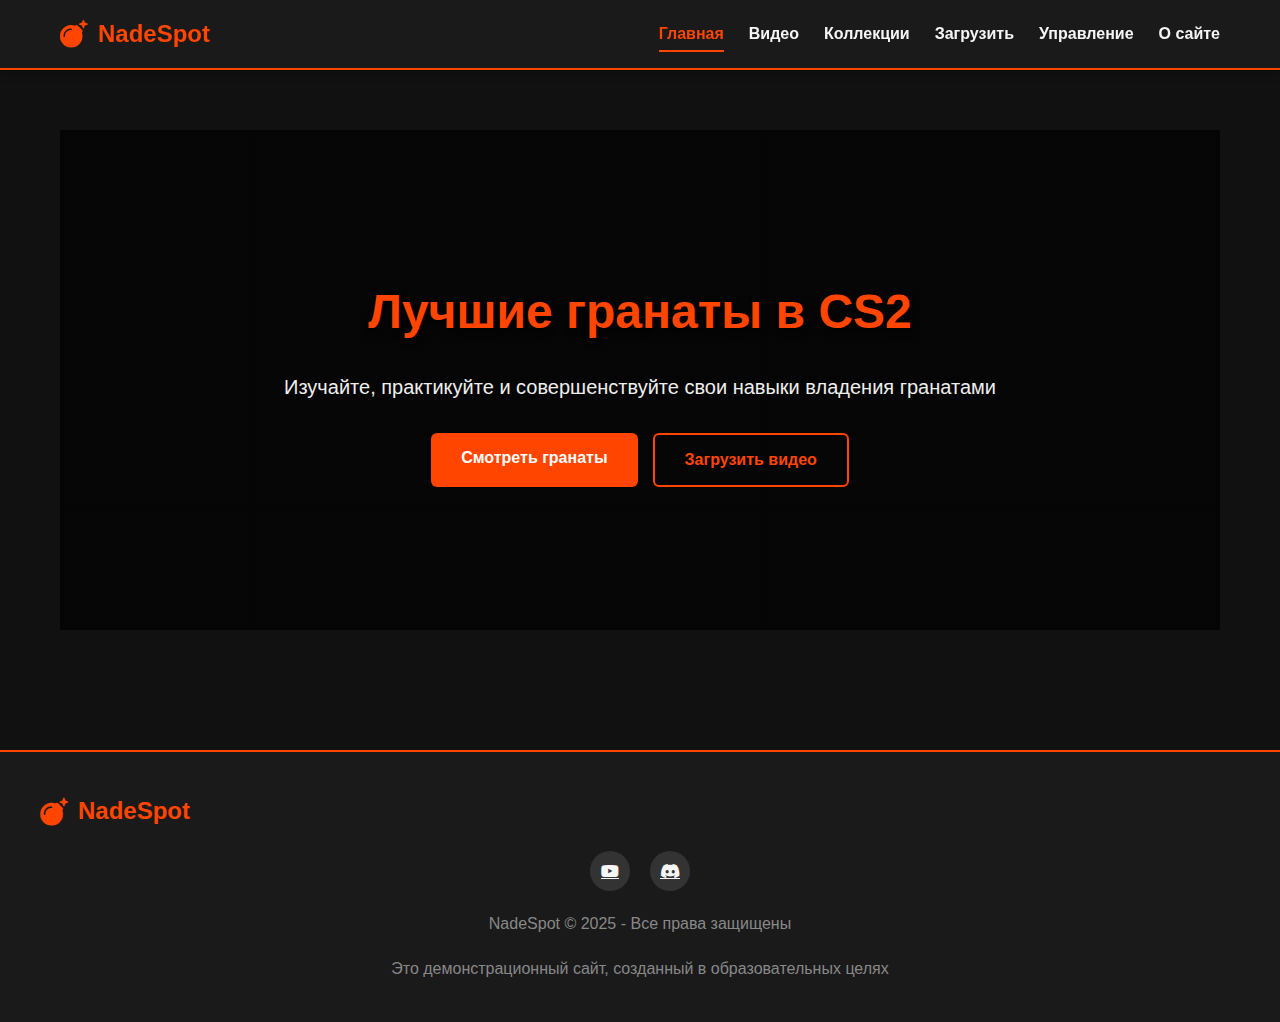
<file: grenadecs.html>
<!DOCTYPE html>
<html lang="ru">
<head>
  <meta charset="UTF-8">
  <meta name="viewport" content="width=device-width, initial-scale=1.0">
  <title>NadeSpot - Лучшие гранаты CS2</title>
  <link rel="stylesheet" href="https://cdnjs.cloudflare.com/ajax/libs/font-awesome/6.4.0/css/all.min.css">
  <link rel="stylesheet" href="https://cdnjs.cloudflare.com/ajax/libs/animate.css/4.1.1/animate.min.css">
  <style>
    :root {
      --primary: #ff4500;
      --primary-dark: #e03d00;
      --secondary: #1a1a1a;
      --dark: #111;
      --light: #f5f5f5;
      --gray: #888;
      --card-bg: #1e1e1e;
      --card-hover: #252525;
      --danger: #dc3545;
      --danger-dark: #bd2130;
      --success: #28a745;
      --info: #17a2b8;
    }
    
    * {
      margin: 0;
      padding: 0;
      box-sizing: border-box;
      font-family: 'Segoe UI', Tahoma, Geneva, Verdana, sans-serif;
    }
    
    body {
      background: var(--dark);
      color: var(--light);
      line-height: 1.6;
      overflow-x: hidden;
    }
    
    /* Навигация */
    nav {
      background: var(--secondary);
      padding: 15px 0;
      border-bottom: 2px solid var(--primary);
      position: sticky;
      top: 0;
      z-index: 100;
      box-shadow: 0 2px 10px rgba(0, 0, 0, 0.3);
    }
    
    .nav-container {
      display: flex;
      justify-content: space-between;
      align-items: center;
      max-width: 1200px;
      margin: 0 auto;
      padding: 0 20px;
    }
    
    .logo {
      display: flex;
      align-items: center;
      font-size: 24px;
      font-weight: bold;
      color: var(--primary);
      text-decoration: none;
    }
    
    .logo i {
      margin-right: 10px;
      font-size: 28px;
    }
    
    .nav-links {
      display: flex;
      list-style: none;
    }
    
    .nav-links li {
      margin-left: 25px;
      position: relative;
    }
    
    .nav-links a {
      text-decoration: none;
      color: var(--light);
      font-weight: 600;
      transition: 0.3s;
      padding: 5px 0;
    }
    
    .nav-links a:hover,
    .nav-links a.active {
      color: var(--primary);
    }
    
    .nav-links a.active::after {
      content: '';
      position: absolute;
      bottom: -5px;
      left: 0;
      width: 100%;
      height: 2px;
      background: var(--primary);
    }
    
    /* Мобильное меню */
    .menu-toggle {
      display: none;
      flex-direction: column;
      justify-content: space-between;
      width: 30px;
      height: 21px;
      cursor: pointer;
    }
    
    .menu-toggle span {
      height: 3px;
      width: 100%;
      background-color: var(--light);
      border-radius: 3px;
      transition: all 0.3s;
    }
    
    /* Главный баннер */
    .hero {
      height: 500px;
      background: linear-gradient(rgba(0, 0, 0, 0.7), rgba(0, 0, 0, 0.7)), 
                 url('https://images.unsplash.com/photo-1757923028479-821ade5e2aef?q=80&w=1057&auto=format&fit=crop&ixlib=rb-4.1.0&ixid=M3wxMjA3fDB8MHxwaG90by1wYWdlfHx8fGVufDB8fHx8fA%3D%3D') 
                 no-repeat center center/cover;
      display: flex;
      align-items: center;
      justify-content: center;
      text-align: center;
      padding: 0 20px;
    }
    
    .hero-content {
      max-width: 800px;
    }
    
    .hero-content h1 {
      font-size: 48px;
      margin-bottom: 20px;
      color: var(--primary);
      text-shadow: 2px 2px 6px rgba(0, 0, 0, 0.8);
      animation: fadeInDown 1s;
    }
    
    .hero-content p {
      font-size: 20px;
      margin-bottom: 30px;
      color: #eee;
      animation: fadeInUp 1s;
    }
    
    .hero-buttons {
      display: flex;
      justify-content: center;
      gap: 15px;
      animation: fadeIn 1.5s;
    }
    
    .btn {
      display: inline-block;
      padding: 12px 30px;
      background: var(--primary);
      color: #fff;
      text-decoration: none;
      font-weight: bold;
      border-radius: 6px;
      transition: 0.3s;
      border: none;
      cursor: pointer;
    }
    
    .btn:hover {
      background: var(--primary-dark);
      transform: translateY(-3px);
      box-shadow: 0 5px 15px rgba(255, 69, 0, 0.4);
    }
    
    .btn-outline {
      background: transparent;
      border: 2px solid var(--primary);
      color: var(--primary);
    }
    
    .btn-outline:hover {
      background: var(--primary);
      color: #fff;
    }
    
    .btn-danger {
      background: var(--danger);
    }
    
    .btn-danger:hover {
      background: var(--danger-dark);
    }
    
    .btn-success {
      background: var(--success);
    }
    
    .btn-info {
      background: var(--info);
    }
    
    /* Уведомления */
    .notification {
      position: fixed;
      top: 20px;
      right: 20px;
      padding: 15px 20px;
      border-radius: 5px;
      color: white;
      z-index: 1000;
      opacity: 0;
      transform: translateX(100%);
      transition: all 0.3s ease;
    }
    
    .notification.show {
      opacity: 1;
      transform: translateX(0);
    }
    
    .notification.error {
      background-color: var(--danger);
    }
    
    .notification.success {
      background-color: var(--success);
    }
    
    .notification.info {
      background-color: var(--info);
    }
    
    /* Секции */
    section {
      display: none;
      padding: 60px 20px;
      max-width: 1200px;
      margin: 0 auto;
    }
    
    section.active {
      display: block;
      animation: fadeIn 0.5s;
    }
    
    .section-title {
      text-align: center;
      font-size: 36px;
      margin-bottom: 40px;
      color: var(--light);
      position: relative;
      padding-bottom: 15px;
    }
    
    .section-title::after {
      content: '';
      position: absolute;
      bottom: 0;
      left: 50%;
      transform: translateX(-50%);
      width: 80px;
      height: 4px;
      background: var(--primary);
      border-radius: 2px;
    }
    
    /* Поиск и фильтры */
    .search-filters {
      background: var(--card-bg);
      padding: 20px;
      border-radius: 8px;
      margin-bottom: 30px;
      box-shadow: 0 5px 15px rgba(0, 0, 0, 0.1);
    }
    
    .search-box {
      display: flex;
      margin-bottom: 15px;
    }
    
    .search-box input {
      flex: 1;
      padding: 12px;
      border: 1px solid #444;
      border-radius: 4px 0 0 4px;
      background: #2a2a2a;
      color: var(--light);
      font-size: 16px;
    }
    
    .search-box button {
      padding: 0 20px;
      background: var(--primary);
      color: white;
      border: none;
      border-radius: 0 4px 4px 0;
      cursor: pointer;
    }
    
    .advanced-filters {
      display: grid;
      grid-template-columns: repeat(auto-fit, minmax(200px, 1fr));
      gap: 15px;
    }
    
    .filter-group {
      margin-bottom: 15px;
    }
    
    .filter-group label {
      display: block;
      margin-bottom: 5px;
      font-weight: 500;
    }
    
    .filter-group select,
    .filter-group input {
      width: 100%;
      padding: 10px;
      border: 1px solid #444;
      border-radius: 4px;
      background: #2a2a2a;
      color: var(--light);
    }
    
    /* Сетка видео */
    .video-grid {
      display: grid;
      grid-template-columns: repeat(auto-fill, minmax(300px, 1fr));
      gap: 25px;
      margin-top: 30px;
    }
    
    .video-card {
      background: var(--card-bg);
      border-radius: 8px;
      overflow: hidden;
      transition: transform 0.3s, box-shadow 0.3s;
      box-shadow: 0 5px 15px rgba(0, 0, 0, 0.1);
      position: relative;
    }
    
    .video-card:hover {
      transform: translateY(-5px);
      box-shadow: 0 10px 25px rgba(0, 0, 0, 0.2);
      background: var(--card-hover);
    }
    
    .video-actions {
      position: absolute;
      top: 10px;
      right: 10px;
      z-index: 5;
      display: flex;
      gap: 10px;
    }
    
    .video-card:hover .video-actions {
      display: flex;
    }
    
    .action-btn {
      background: rgba(0, 0, 0, 0.7);
      color: white;
      border: none;
      border-radius: 50%;
      width: 30px;
      height: 30px;
      display: flex;
      align-items: center;
      justify-content: center;
      cursor: pointer;
      transition: 0.3s;
    }
    
    .action-btn:hover {
      background: var(--primary);
      transform: scale(1.1);
    }
    
    .favorited {
      color: gold;
    }
    
    .video-thumb {
      height: 180px;
      background-color: #222;
      display: flex;
      align-items: center;
      justify-content: center;
      cursor: pointer;
      position: relative;
      overflow: hidden;
    }
    
    .video-thumb img {
      width: 100%;
      height: 100%;
      object-fit: cover;
      transition: transform 0.3s;
    }
    
    .video-thumb:hover img {
      transform: scale(1.05);
    }
    
    .play-icon {
      position: absolute;
      font-size: 60px;
      color: rgba(255, 255, 255, 0.9);
      transition: 0.3s;
      text-shadow: 0 2px 10px rgba(0, 0, 0, 0.5);
    }
    
    .video-thumb:hover .play-icon {
      color: var(--primary);
      transform: scale(1.1);
    }
    
    .video-duration {
      position: absolute;
      bottom: 10px;
      right: 10px;
      background: rgba(0, 0, 0, 0.7);
      padding: 3px 8px;
      border-radius: 4px;
      font-size: 14px;
    }
    
    .video-info {
      padding: 15px;
    }
    
    .video-title {
      font-size: 18px;
      margin-bottom: 10px;
      font-weight: 600;
    }
    
    .video-meta {
      display: flex;
      justify-content: space-between;
      color: var(--gray);
      font-size: 14px;
      margin-bottom: 10px;
    }
    
    .video-stats {
      display: flex;
      justify-content: space-between;
      margin-top: 15px;
      color: var(--gray);
      font-size: 14px;
      border-top: 1px solid #333;
      padding-top: 15px;
    }
    
    .video-stat {
      display: flex;
      align-items: center;
    }
    
    .video-stat i {
      margin-right: 5px;
    }
    
    /* Категории */
    .categories {
      display: flex;
      justify-content: center;
      flex-wrap: wrap;
      gap: 15px;
      margin-bottom: 30px;
    }
    
    .category-btn {
      padding: 8px 20px;
      background: var(--card-bg);
      color: var(--light);
      border: none;
      border-radius: 20px;
      cursor: pointer;
      transition: 0.3s;
    }
    
    .category-btn:hover,
    .category-btn.active {
      background: var(--primary);
    }
    
    /* Форма загрузки видео */
    .upload-form {
      background: var(--card-bg);
      padding: 30px;
      border-radius: 8px;
      max-width: 600px;
      margin: 0 auto;
      box-shadow: 0 5px 15px rgba(0, 0, 0, 0.1);
    }
    
    .form-group {
      margin-bottom: 20px;
    }
    
    .form-group label {
      display: block;
      margin-bottom: 8px;
      font-weight: 500;
    }
    
    .form-control {
      width: 100%;
      padding: 12px;
      border: 1px solid #444;
      border-radius: 4px;
      background: #2a2a2a;
      color: var(--light);
      font-size: 16px;
    }
    
    .form-control:focus {
      outline: none;
      border-color: var(--primary);
    }
    
    textarea.form-control {
      min-height: 100px;
      resize: vertical;
    }
    
    .file-upload {
      display: flex;
      flex-direction: column;
      align-items: center;
      justify-content: center;
      border: 2px dashed #555;
      border-radius: 8px;
      padding: 20px;
      text-align: center;
      cursor: pointer;
      transition: 0.3s;
      margin-bottom: 20px;
    }
    
    .file-upload:hover {
      border-color: var(--primary);
    }
    
    .file-upload i {
      font-size: 40px;
      color: var(--primary);
      margin-bottom: 10px;
    }
    
    .upload-types {
      display: flex;
      gap: 15px;
      margin-bottom: 20px;
    }
    
    .upload-type-btn {
      flex: 1;
      padding: 12px;
      background: #2a2a2a;
      border: 1px solid #444;
      border-radius: 6px;
      color: var(--light);
      cursor: pointer;
      transition: 0.3s;
    }
    
    .upload-type-btn.active {
      background: var(--primary);
      border-color: var(--primary);
    }
    
    /* Коллекции */
    .collections-container {
      display: grid;
      grid-template-columns: repeat(auto-fill, minmax(300px, 1fr));
      gap: 25px;
      margin-top: 30px;
    }
    
    .collection-card {
      background: var(--card-bg);
      border-radius: 8px;
      overflow: hidden;
      transition: transform 0.3s, box-shadow 0.3s;
      box-shadow: 0 5px 15px rgba(0, 0, 0, 0.1);
      position: relative;
      cursor: pointer;
    }
    
    .collection-card:hover {
      transform: translateY(-5px);
      box-shadow: 0 10px 25px rgba(0, 0, 0, 0.2);
    }
    
    /* Стили для кнопки удаления коллекции */
    .collection-actions {
      position: absolute;
      top: 10px;
      right: 10px;
      display: flex;
      gap: 10px;
      z-index: 5;
      opacity: 0;
      transition: opacity 0.3s;
    }
    
    .collection-card:hover .collection-actions {
      opacity: 1;
    }
    
    .collection-action-btn {
      background: rgba(0, 0, 0, 0.7);
      color: white;
      border: none;
      border-radius: 50%;
      width: 30px;
      height: 30px;
      display: flex;
      align-items: center;
      justify-content: center;
      cursor: pointer;
      transition: 0.3s;
    }
    
    .collection-action-btn:hover {
      background: var(--danger);
      transform: scale(1.1);
    }
    
    .collection-thumb {
      height: 150px;
      background-color: #222;
      position: relative;
      overflow: hidden;
    }
    
    .collection-thumb img {
      width: 100%;
      height: 100%;
      object-fit: cover;
    }
    
    .collection-count {
      position: absolute;
      top: 10px;
      right: 10px;
      background: rgba(0, 0, 0, 0.7);
      color: white;
      padding: 5px 10px;
      border-radius: 20px;
      font-size: 12px;
    }
    
    .collection-info {
      padding: 15px;
    }
    
    .collection-title {
      font-size: 18px;
      margin-bottom: 10px;
      font-weight: 600;
    }
    
    .collection-desc {
      color: var(--gray);
      font-size: 14px;
      margin-bottom: 15px;
    }
    
    .collection-meta {
      display: flex;
      justify-content: space-between;
      color: var(--gray);
      font-size: 12px;
    }
    
    /* Панель администратора */
    .admin-panel {
      background: var(--card-bg);
      padding: 30px;
      border-radius: 8px;
      max-width: 800px;
      margin: 0 auto;
      box-shadow: 0 5px 15px rgba(0, 0, 0, 0.1);
    }
    
    .admin-video-list {
      margin-top: 20px;
    }
    
    .admin-video-item {
      display: flex;
      justify-content: space-between;
      align-items: center;
      padding: 15px;
      border-bottom: 1px solid #333;
    }
    
    .admin-video-item:last-child {
      border-bottom: none;
    }
    
    .admin-video-info {
      flex: 1;
    }
    
    .admin-video-title {
      font-weight: 600;
      margin-bottom: 5px;
    }
    
    .admin-video-meta {
      font-size: 14px;
      color: var(--gray);
    }
    
    /* 3D просмотр */
    .viewer-3d {
      width: 100%;
      height: 400px;
      background: #2a2a2a;
      border-radius: 8px;
      margin-bottom: 20px;
      display: flex;
      align-items: center;
      justify-content: center;
      position: relative;
      overflow: hidden;
    }
    
    .viewer-controls {
      position: absolute;
      bottom: 15px;
      left: 15px;
      display: flex;
      gap: 10px;
    }
    
    .viewer-controls button {
      background: rgba(0, 0, 0, 0.7);
      color: white;
      border: none;
      border-radius: 4px;
      padding: 8px 12px;
      cursor: pointer;
      transition: 0.3s;
    }
    
    .viewer-controls button:hover {
      background: var(--primary);
    }
    
    .viewer-info {
      position: absolute;
      top: 15px;
      left: 15px;
      background: rgba(0, 0, 0, 0.7);
      color: white;
      padding: 10px 15px;
      border-radius: 4px;
      font-size: 14px;
    }
    
    /* Модальное окно видео */
    .video-modal {
      display: none;
      position: fixed;
      top: 0;
      left: 0;
      width: 100%;
      height: 100%;
      background: rgba(0, 0, 0, 0.9);
      z-index: 1000;
      align-items: center;
      justify-content: center;
      padding: 20px;
    }
    
    .video-modal.active {
      display: flex;
      animation: fadeIn 0.3s;
    }
    
    .modal-content {
      background: var(--card-bg);
      width: 100%;
      max-width: 900px;
      border-radius: 8px;
      overflow: hidden;
      position: relative;
    }
    
    .modal-close {
      position: absolute;
      top: 15px;
      right: 15px;
      background: rgba(0, 0, 0, 0.7);
      color: #fff;
      width: 40px;
      height: 40px;
      border-radius: 50%;
      display: flex;
      align-items: center;
      justify-content: center;
      cursor: pointer;
      z-index: 10;
      font-size: 20px;
      transition: background 0.3s;
    }
    
    .modal-close:hover {
      background: var(--primary);
    }
    
    .modal-video-container {
      width: 100%;
      position: relative;
      padding-top: 56.25%; /* 16:9 Aspect Ratio */
    }
    
    .modal-video {
      position: absolute;
      top: 0;
      left: 0;
      width: 100%;
      height: 100%;
      border: none;
    }
    
    .modal-body {
      padding: 20px;
    }
    
    .modal-title {
      font-size: 24px;
      margin-bottom: 10px;
    }
    
    .modal-meta {
      display: flex;
      justify-content: space-between;
      color: var(--gray);
      margin-bottom: 15px;
    }
    
    .modal-description {
      margin-bottom: 20px;
      line-height: 1.6;
    }
    
    .modal-stats {
      display: flex;
      justify-content: space-between;
      color: var(--gray);
      border-top: 1px solid #333;
      padding-top: 15px;
    }
    
    /* Модальное окно подтверждения удаления */
    .confirm-modal {
      display: none;
      position: fixed;
      top: 0;
      left: 0;
      width: 100%;
      height: 100%;
      background: rgba(0, 0, 0, 0.8);
      z-index: 2000;
      align-items: center;
      justify-content: center;
    }
    
    .confirm-modal.active {
      display: flex;
    }
    
    .confirm-content {
      background: var(--card-bg);
      padding: 30px;
      border-radius: 8px;
      max-width: 500px;
      width: 100%;
      text-align: center;
    }
    
    .confirm-buttons {
      display: flex;
      justify-content: center;
      gap: 15px;
      margin-top: 20px;
    }
    
    /* О сайте */
    .about-content {
      background: var(--card-bg);
      padding: 30px;
      border-radius: 8px;
      box-shadow: 0 5px 15px rgba(0, 0, 0, 0.1);
    }
    
    .about-content p {
      margin-bottom: 20px;
      line-height: 1.8;
    }
    
    .features {
      display: grid;
      grid-template-columns: repeat(auto-fit, minmax(250px, 1fr));
      gap: 20px;
      margin-top: 30px;
    }
    
    .feature {
      text-align: center;
      padding: 20px;
      background: #252525;
      border-radius: 8px;
      transition: 0.3s;
    }
    
    .feature:hover {
      transform: translateY(-5px);
      box-shadow: 0 10px 20px rgba(0, 0, 0, 0.2);
    }
    
    .feature i {
      font-size: 40px;
      color: var(--primary);
      margin-bottom: 15px;
    }
    
    .feature h3 {
      margin-bottom: 10px;
      color: var(--primary);
    }
    
    /* Футер */
    footer {
      background: var(--secondary);
      padding: 40px 20px;
      text-align: center;
      margin-top: 60px;
      border-top: 2px solid var(--primary);
    }
    
    .footer-content {
      max-width: 1200px;
      margin: 0 auto;
    }
    
    .social-links {
      display: flex;
      justify-content: center;
      margin: 20px 0;
    }
    
    .social-links a {
      display: flex;
      align-items: center;
      justify-content: center;
      width: 40px;
      height: 40px;
      border-radius: 50%;
      background: #333;
      color: var(--light);
      margin: 0 10px;
      transition: 0.3s;
    }
    
    .social-links a:hover {
      background: var(--primary);
      transform: translateY(-3px);
    }
    
    .copyright {
      color: var(--gray);
      margin-top: 20px;
    }
    
    /* Анимации */
    @keyframes fadeIn {
      from { opacity: 0; }
      to { opacity: 1; }
    }
    
    @keyframes fadeInUp {
      from {
        opacity: 0;
        transform: translateY(20px);
      }
      to {
        opacity: 1;
        transform: translateY(0);
      }
    }
    
    @keyframes fadeInDown {
      from {
        opacity: 0;
        transform: translateY(-20px);
      }
      to {
        opacity: 1;
        transform: translateY(0);
      }
    }
    
    /* Адаптивность */
    @media (max-width: 768px) {
      .menu-toggle {
        display: flex;
      }
      
      .nav-links {
        position: fixed;
        top: 72px;
        left: -100%;
        width: 80%;
        height: calc(100vh - 72px);
        background: var(--secondary);
        flex-direction: column;
        padding: 20px;
        transition: 0.3s;
      }
      
      .nav-links.active {
        left: 0;
      }
      
      .nav-links li {
        margin: 15px 0;
      }
      
      .hero-content h1 {
        font-size: 36px;
      }
      
      .hero-content p {
        font-size: 18px;
      }
      
      .hero-buttons {
        flex-direction: column;
      }
      
      .video-grid {
        grid-template-columns: 1fr;
      }
      
      .collections-container {
        grid-template-columns: 1fr;
      }
      
      .upload-types {
        flex-direction: column;
      }
      
      .advanced-filters {
        grid-template-columns: 1fr;
      }
      
      .admin-video-item {
        flex-direction: column;
        align-items: flex-start;
      }
      
      .admin-video-item .btn {
        margin-top: 10px;
        align-self: flex-end;
      }
      
      .viewer-3d {
        height: 300px;
      }
    }
  </style>
</head>
<body>

  <!-- Навигация -->
  <nav>
    <div class="nav-container">
      <a href="#" class="logo" onclick="showSection('home'); return false;">
        <i class="fas fa-bomb"></i>
        <span>NadeSpot</span>
      </a>
      
      <div class="menu-toggle" id="menu-toggle">
        <span></span>
        <span></span>
        <span></span>
      </div>
      
      <ul class="nav-links" id="nav-links">
        <li><a href="#" class="active" onclick="showSection('home'); return false;">Главная</a></li>
        <li><a href="#" onclick="showSection('videos'); return false;">Видео</a></li>
        <li><a href="#" onclick="showSection('collections'); return false;">Коллекции</a></li>
        <li><a href="#" onclick="showSection('upload'); return false;">Загрузить</a></li>
        <li><a href="#" onclick="showSection('admin'); return false;">Управление</a></li>
        <li><a href="#" onclick="showSection('about'); return false;">О сайте</a></li>
      </ul>
    </div>
  </nav>

  <!-- Уведомления -->
  <div class="notification" id="notification"></div>

  <!-- Главная -->
  <section id="home" class="active">
    <div class="hero">
      <div class="hero-content">
        <h1 class="animate__animated animate__fadeInDown">Лучшие гранаты в CS2</h1>
        <p class="animate__animated animate__fadeInUp">Изучайте, практикуйте и совершенствуйте свои навыки владения гранатами</p>
        <div class="hero-buttons">
          <a href="#" class="btn" onclick="showSection('videos'); return false;">Смотреть гранаты</a>
          <a href="#" class="btn btn-outline" onclick="showSection('upload'); return false;">Загрузить видео</a>
        </div>
      </div>
    </div>
  </section>

  <!-- Видео -->
  <section id="videos">
    <h2 class="section-title">Популярные гранаты</h2>
    
    <div class="search-filters">
      <div class="search-box">
        <input type="text" id="search-input" placeholder="Поиск по названию, карте или описанию...">
        <button onclick="searchVideos()"><i class="fas fa-search"></i></button>
      </div>
      
      <div class="advanced-filters">
        <div class="filter-group">
          <label for="filter-category">Категория</label>
          <select id="filter-category" onchange="filterVideos()">
            <option value="all">Все категории</option>
            <option value="smoke">Дымовые</option>
            <option value="flash">Светошумовые</option>
            <option value="molotov">Зажигательные</option>
            <option value="he">Осколочные</option>
          </select>
        </div>
        
        <div class="filter-group">
          <label for="filter-map">Карта</label>
          <select id="filter-map" onchange="filterVideos()">
            <option value="all">Все карты</option>
            <option value="Mirage">Mirage</option>
            <option value="Dust2">Dust II</option>
            <option value="Inferno">Inferno</option>
            <option value="Nuke">Nuke</option>
            <option value="Overpass">Overpass</option>
            <option value="Vertigo">Vertigo</option>
            <option value="Ancient">Ancient</option>
          </select>
        </div>
        
        <div class="filter-group">
          <label for="filter-side">Сторона</label>
          <select id="filter-side" onchange="filterVideos()">
            <option value="all">Обе стороны</option>
            <option value="CT">Контр-террористы</option>
            <option value="T">Террористы</option>
          </select>
        </div>
        
        <div class="filter-group">
          <label for="filter-sort">Сортировка</label>
          <select id="filter-sort" onchange="filterVideos()">
            <option value="newest">Сначала новые</option>
            <option value="oldest">Сначала старые</option>
            <option value="popular">По популярности</option>
            <option value="rating">По рейтингу</option>
          </select>
        </div>
      </div>
    </div>
    
    <div class="categories">
      <button class="category-btn active" data-filter="all">Все</button>
      <button class="category-btn" data-filter="smoke">Дымовые</button>
      <button class="category-btn" data-filter="flash">Светошумовые</button>
      <button class="category-btn" data-filter="molotov">Зажигательные</button>
      <button class="category-btn" data-filter="he">Осколочные</button>
    </div>
    
    <div class="video-grid" id="video-container">
      <!-- Видео будут добавляться динамически -->
    </div>
  </section>

  <!-- Коллекции -->
  <section id="collections">
    <h2 class="section-title">Мои коллекции</h2>
    
    <div class="hero-buttons" style="justify-content: center; margin-bottom: 30px;">
      <button class="btn" onclick="createNewCollection()">
        <i class="fas fa-plus"></i> Создать коллекцию
      </button>
      <button class="btn btn-info" onclick="showSection('favorites')">
        <i class="fas fa-star"></i> Избранное
      </button>
    </div>
    
    <div class="collections-container" id="collections-container">
      <!-- Коллекции будут добавляться динамически -->
    </div>
  </section>

  <!-- Избранное -->
  <section id="favorites">
    <h2 class="section-title">Избранные гранаты</h2>
    
    <div class="video-grid" id="favorites-container">
      <!-- Избранные видео будут добавляться динамически -->
    </div>
  </section>

  <!-- Загрузка видео -->
  <section id="upload">
    <h2 class="section-title">Загрузить видео</h2>
    
    <div class="upload-form">
      <div class="upload-types">
        <button class="upload-type-btn active" data-type="file">Файл видео</button>
        <button class="upload-type-btn" data-type="youtube">YouTube ссылка</button>
      </div>
      
      <div id="file-upload-section">
        <div class="file-upload" id="drop-zone">
          <i class="fas fa-cloud-upload-alt"></i>
          <p>Перетащите видеофайл сюда или</p>
          <label for="video-file" class="btn">Выбрать файл</label>
          <input type="file" id="video-file" accept="video/*" style="display: none;">
        </div>
      </div>
      
      <div id="youtube-upload-section" style="display: none;">
        <div class="form-group">
          <label for="youtube-url">Ссылка на YouTube видео</label>
          <input type="url" id="youtube-url" class="form-control" placeholder="https://www.youtube.com/watch?v=...">
        </div>
      </div>
      
      <div class="form-group">
        <label for="video-title">Название видео</label>
        <input type="text" id="video-title" class="form-control" placeholder="Введите название видео">
      </div>
      
      <div class="form-group">
        <label for="video-category">Категория гранаты</label>
        <select id="video-category" class="form-control">
          <option value="">Выберите категорию</option>
          <option value="smoke">Дымовая</option>
          <option value="flash">Светошумовая</option>
          <option value="molotov">Зажигательная</option>
          <option value="he">Осколочная</option>
        </select>
      </div>
      
      <div class="form-group">
        <label for="video-map">Карта</label>
        <input type="text" id="video-map" class="form-control" placeholder="Например: Mirage, Dust2">
      </div>
      
      <div class="form-group">
        <label for="video-side">Сторона</label>
        <select id="video-side" class="form-control">
          <option value="">Выберите сторону</option>
          <option value="CT">Контр-террористы</option>
          <option value="T">Террористы</option>
          <option value="both">Обе стороны</option>
        </select>
      </div>
      
      <div class="form-group">
        <label for="video-difficulty">Сложность</label>
        <select id="video-difficulty" class="form-control">
          <option value="">Выберите сложность</option>
          <option value="easy">Легкая</option>
          <option value="medium">Средняя</option>
          <option value="hard">Сложная</option>
        </select>
      </div>
      
      <div class="form-group">
        <label for="video-description">Описание</label>
        <textarea id="video-description" class="form-control" placeholder="Опишите свой заброс"></textarea>
      </div>
      
      <button class="btn" style="width: 100%;" onclick="uploadVideo()">Загрузить видео</button>
    </div>
  </section>

  <!-- Панель администратора -->
  <section id="admin">
    <h2 class="section-title">Управление видео</h2>
    
    <div class="admin-panel">
      <p>Здесь вы можете управлять загруженными видео. Для удаления видео нажмите на кнопку "Удалить".</p>
      
      <div class="admin-video-list" id="admin-video-list">
        <!-- Список видео для управления -->
      </div>
    </div>
  </section>

  <!-- 3D просмотр -->
  <section id="view3d">
    <h2 class="section-title">3D Просмотр траектории</h2>
    
    <div class="viewer-3d" id="viewer-3d">
      <div class="viewer-info">
        <i class="fas fa-vr-cardboard"></i> Используйте мышь для вращения и колесо для масштабирования
      </div>
      <div class="viewer-controls">
        <button onclick="changeView('top')"><i class="fas fa-download"></i> Вид сверху</button>
        <button onclick="changeView('side')"><i class="fas fa-arrows-alt-h"></i> Вид сбоку</button>
        <button onclick="changeView('first')"><i class="fas fa-eye"></i> От первого лица</button>
      </div>
      <canvas id="nade-canvas" width="800" height="400"></canvas>
    </div>
    
    <div class="video-info">
      <h3 class="video-title" id="viewer-title">Траектория дымовой гранаты на Мираж</h3>
      <div class="video-meta">
        <span>Дымовая граната • Mirage</span>
        <span>CT сторона</span>
      </div>
      <p>Заброс из spawn точки CT в окно на середину карты. Позволяет заблокировать обзор противнику в начале раунда.</p>
      <div class="video-stats">
        <div class="video-stat">
          <i class="fas fa-bullseye"></i>
          <span>Точность: 95%</span>
        </div>
        <div class="video-stat">
          <i class="fas fa-clock"></i>
          <span>Время полета: 3.2с</span>
        </div>
      </div>
    </div>
  </section>

  <!-- Модальное окно видео -->
  <div class="video-modal" id="video-modal">
    <div class="modal-content">
      <div class="modal-close" onclick="closeVideo()">
        <i class="fas fa-times"></i>
      </div>
      <div class="modal-video-container" id="modal-video-container">
        <!-- Видео будет вставлено сюда -->
      </div>
      <div class="modal-body">
        <h3 class="modal-title" id="modal-title"></h3>
        <div class="modal-meta">
          <span id="modal-category"></span>
          <span id="modal-date"></span>
        </div>
        <p class="modal-description" id="modal-description"></p>
        <div class="modal-stats">
          <div class="video-stat">
            <i class="far fa-eye"></i>
            <span id="modal-views">0</span>
          </div>
          <div class="video-stat">
            <i class="far fa-thumbs-up"></i>
            <span id="modal-likes">0</span>
          </div>
        </div>
      </div>
    </div>
  </div>

  <!-- Модальное окно подтверждения удаления -->
  <div class="confirm-modal" id="confirm-modal">
    <div class="confirm-content">
      <h3 id="confirm-title">Подтверждение удаления</h3>
      <p id="confirm-message">Вы уверены, что хотите удалить эту коллекцию? Это действие нельзя отменить.</p>
      <div class="confirm-buttons">
        <button class="btn btn-danger" id="confirm-yes">Да, удалить</button>
        <button class="btn" id="confirm-no">Отмена</button>
      </div>
    </div>
  </div>

  <!-- О сайте -->
  <section id="about">
    <h2 class="section-title">О сайте</h2>
    
    <div class="about-content">
      <p>
        NadeSpot — это платформа для изучения и применениями гранат в Counter-Strike 2. 
        Наша цель — помочь игрокам улучшить свои навыки и тактическое мышление.
      </p>
      
      <p>
        Здесь вы найдете тщательно отобранные видео с эффективными применениями гранат на всех популярных картах. 
        Наша команда модераторов проверяет каждый материал перед публикацией.
      </p>
      
      <div class="features">
        <div class="feature">
          <i class="fas fa-filter"></i>
          <h3>Качественный контент</h3>
          <p>Все видео проверяются на эффективность и актуальность</p>
        </div>
        
        <div class="feature">
          <i class="fas fa-sort-amount-down"></i>
          <h3>Удобная категоризация</h3>
          <p>Гранаты отсортированы по типам и картам для быстрого поиска</p>
        </div>
        
        <div class="feature">
          <i class="fas fa-map-marked-alt"></i>
          <h3>Все карты CS2</h3>
          <p>Гранаты для всех официальных и карт</p>
        </div>
        
        <div class="feature">
          <i class="fas fa-rocket"></i>
          <h3>Актуальные стратегии</h3>
          <p>Мы регулярно обновляем коллекцию под текущую мету игры</p>
        </div>
      </div>
    </div>
  </section>

  <!-- Футер -->
  <footer>
    <div class="footer-content">
      <div class="logo">
        <i class="fas fa-bomb"></i>
        <span>NadeSpot</span>
      </div>
      
      <div class="social-links">
        <a href="#"><i class="fab fa-youtube"></i></a>
        <a href="#"><i class="fab fa-discord"></i></a>
      </div>
      
      <p class="copyright">NadeSpot © 2025 - Все права защищены</p>
      <p class="copyright">Это демонстрационный сайт, созданный в образовательных целях</p>
    </div>
  </footer>

  <script>
    // Хранилище для видео
    let videos = JSON.parse(localStorage.getItem('nadespot_videos')) || [];
    let collections = JSON.parse(localStorage.getItem('nadespot_collections')) || [];
    let favorites = JSON.parse(localStorage.getItem('nadespot_favorites')) || [];
    let currentUploadType = 'file';
    let isAdminMode = false;
    let currentCollectionToDelete = null;
    
    // Показать уведомление
    function showNotification(message, type = 'success') {
      const notification = document.getElementById('notification');
      notification.textContent = message;
      notification.className = `notification ${type} show`;
      
      setTimeout(() => {
        notification.classList.remove('show');
      }, 3000);
    }
    
    // Проверка на дубликаты
    function isDuplicateVideo(videoData) {
      return videos.some(video => {
        // Для YouTube видео проверяем ID
        if (videoData.type === 'youtube' && video.type === 'youtube') {
          return video.src === videoData.src;
        }
        
        // Для файлов проверяем название и категорию
        if (videoData.type === 'file' && video.type === 'file') {
          return video.title === videoData.title && video.category === videoData.category;
        }
        
        return false;
      });
    }
    
    // Показать/скрыть секции
    function showSection(id) {
      document.querySelectorAll("section").forEach(sec => sec.classList.remove("active"));
      document.getElementById(id).classList.add("active");
      
      document.querySelectorAll("nav a").forEach(a => a.classList.remove("active"));
      event.target.classList.add("active");
      
      // Прокрутка наверх
      window.scrollTo(0, 0);
      
      // Если открываем раздел с видео, отображаем их
      if (id === 'videos') {
        isAdminMode = false;
        renderVideos();
      } else if (id === 'admin') {
        isAdminMode = true;
        renderAdminPanel();
      } else if (id === 'collections') {
        renderCollections();
      } else if (id === 'favorites') {
        renderFavorites();
      } else if (id === 'view3d') {
        init3DViewer();
      }
    }
    
    // Мобильное меню
    document.getElementById('menu-toggle').addEventListener('click', function() {
      document.getElementById('nav-links').classList.toggle('active');
    });
    
    // Переключение типа загрузки
    document.querySelectorAll('.upload-type-btn').forEach(btn => {
      btn.addEventListener('click', function() {
        document.querySelectorAll('.upload-type-btn').forEach(b => b.classList.remove('active'));
        this.classList.add('active');
        
        currentUploadType = this.getAttribute('data-type');
        
        document.getElementById('file-upload-section').style.display = 
          currentUploadType === 'file' ? 'block' : 'none';
        document.getElementById('youtube-upload-section').style.display = 
          currentUploadType === 'youtube' ? 'block' : 'none';
      });
    });
    
    // Загрузка файла
    document.getElementById('video-file').addEventListener('change', function(e) {
      if (e.target.files.length > 0) {
        const fileName = e.target.files[0].name;
        document.querySelector('#drop-zone p').textContent = `Выбран файл: ${fileName}`;
      }
    });
    
    // Drag and drop
    const dropZone = document.getElementById('drop-zone');
    
    dropZone.addEventListener('dragover', function(e) {
      e.preventDefault();
      this.style.borderColor = 'var(--primary)';
      this.style.backgroundColor = 'rgba(255, 69, 0, 0.1)';
    });
    
    dropZone.addEventListener('dragleave', function() {
      this.style.borderColor = '#555';
      this.style.backgroundColor = 'transparent';
    });
    
    dropZone.addEventListener('drop', function(e) {
      e.preventDefault();
      this.style.borderColor = '#555';
      this.style.backgroundColor = 'transparent';
      
      if (e.dataTransfer.files.length > 0) {
        const file = e.dataTransfer.files[0];
        if (file.type.startsWith('video/')) {
          document.getElementById('video-file').files = e.dataTransfer.files;
          document.querySelector('#drop-zone p').textContent = `Выбран файл: ${file.name}`;
        } else {
          showNotification('Пожалуйста, выберите видео файл', 'error');
        }
      }
    });
    
    // Загрузка видео
    function uploadVideo() {
      const title = document.getElementById('video-title').value;
      const category = document.getElementById('video-category').value;
      const map = document.getElementById('video-map').value;
      const side = document.getElementById('video-side').value;
      const difficulty = document.getElementById('video-difficulty').value;
      const description = document.getElementById('video-description').value;
      
      if (!title || !category) {
        showNotification('Пожалуйста, заполните обязательные поля: название и категория', 'error');
        return;
      }
      
      let videoData = {
        id: Date.now(),
        title,
        category,
        map,
        side,
        difficulty,
        description,
        date: new Date().toLocaleDateString('ru-RU'),
        views: 0,
        likes: 0,
        favorites: 0
      };
      
      if (currentUploadType === 'file') {
        const fileInput = document.getElementById('video-file');
        if (fileInput.files.length === 0) {
          showNotification('Пожалуйста, выберите видео файл', 'error');
          return;
        }
        
        const file = fileInput.files[0];
        const reader = new FileReader();
        
        reader.onload = function(e) {
          videoData.src = e.target.result;
          videoData.type = 'file';
          
          // Проверка на дубликаты
          if (isDuplicateVideo(videoData)) {
            showNotification('Такое видео уже существует!', 'error');
            return;
          }
          
          videos.push(videoData);
          saveVideos();
          showNotification('Видео успешно загружено!');
          resetForm();
          renderVideos();
        };
        
        reader.readAsDataURL(file);
      } else {
        const youtubeUrl = document.getElementById('youtube-url').value;
        if (!youtubeUrl) {
          showNotification('Пожалуйста, введите ссылку на YouTube видео', 'error');
          return;
        }
        
        // Преобразуем YouTube ссылку в embed формат
        let videoId = youtubeUrl.match(/(?:youtube\.com\/(?:[^\/]+\/.+\/|(?:v|e(?:mbed)?)\/|.*[?&]v=)|youtu\.be\/)([^"&?\/\s]{11})/);
        
        if (videoId) {
          videoId = videoId[1];
          videoData.src = `https://www.youtube.com/embed/${videoId}`;
          videoData.type = 'youtube';
          
          // Проверка на дубликаты
          if (isDuplicateVideo(videoData)) {
            showNotification('Это YouTube видео уже добавлено!', 'error');
            return;
          }
          
          videos.push(videoData);
          saveVideos();
          showNotification('YouTube видео успешно добавлено!');
          resetForm();
          renderVideos();
        } else {
          showNotification('Некорректная ссылка на YouTube видео', 'error');
        }
      }
    }
    
    // Сохранение видео в localStorage
    function saveVideos() {
      localStorage.setItem('nadespot_videos', JSON.stringify(videos));
    }
    
    // Сохранение коллекций
    function saveCollections() {
      localStorage.setItem('nadespot_collections', JSON.stringify(collections));
    }
    
    // Сохранение избранного
    function saveFavorites() {
      localStorage.setItem('nadespot_favorites', JSON.stringify(favorites));
    }
    
    // Сброс формы
    function resetForm() {
      document.getElementById('video-title').value = '';
      document.getElementById('video-category').value = '';
      document.getElementById('video-map').value = '';
      document.getElementById('video-side').value = '';
      document.getElementById('video-difficulty').value = '';
      document.getElementById('video-description').value = '';
      document.getElementById('youtube-url').value = '';
      document.getElementById('video-file').value = '';
      document.querySelector('#drop-zone p').textContent = 'Перетащите видеофайл сюда или';
    }
    
    // Отображение видео
    function renderVideos() {
      const videoContainer = document.getElementById('video-container');
      videoContainer.innerHTML = '';
      
      if (videos.length === 0) {
        videoContainer.innerHTML = `
          <div style="grid-column: 1 / -1; text-align: center; padding: 40px;">
            <i class="fas fa-video-slash" style="font-size: 50px; color: #555; margin-bottom: 15px;"></i>
            <h3>Видео не найдены</h3>
            <p>Будьте первым, кто загрузит видео с гранатой!</p>
          </div>
        `;
        return;
      }
      
      videos.forEach(video => {
        const isFavorited = favorites.includes(video.id);
        
        const videoCard = document.createElement('div');
        videoCard.className = 'video-card';
        videoCard.setAttribute('data-category', video.category);
        videoCard.setAttribute('data-map', video.map || '');
        videoCard.setAttribute('data-side', video.side || '');
        videoCard.setAttribute('data-difficulty', video.difficulty || '');
        
        // Создаем превью для YouTube видео
        let thumbContent = '';
        if (video.type === 'youtube') {
          const videoId = video.src.split('/embed/')[1];
          thumbContent = `<img src="https://img.youtube.com/vi/${videoId}/hqdefault.jpg" alt="${video.title}">`;
        } else {
          thumbContent = `<img src="https://images.unsplash.com/photo-1542751371-adc38448a05e?ixlib=rb-4.0.3&ixid=M3wxMjA3fDB8MHxwaG90by1wYWdlfHx8fGVufDB8fHx8fA%3D%3D&auto=format&fit=crop&w=1170&q=80" alt="${video.title}">`;
        }
        
        videoCard.innerHTML = `
          <div class="video-actions">
            <button class="action-btn ${isFavorited ? 'favorited' : ''}" onclick="toggleFavorite(${video.id}, this)">
              <i class="fas fa-star"></i>
            </button>
            <button class="action-btn" onclick="addToCollection(${video.id})">
              <i class="fas fa-folder-plus"></i>
            </button>
          </div>
          <div class="video-thumb" onclick="openVideo(${video.id})">
            ${thumbContent}
            <div class="play-icon"><i class="fas fa-play"></i></div>
            <div class="video-duration">2:15</div>
          </div>
          <div class="video-info">
            <h3 class="video-title">${video.title}</h3>
            <div class="video-meta">
              <span>${getCategoryName(video.category)}</span>
              <span>${video.map || 'Не указана'}</span>
            </div>
            <p>${video.description || 'Описание отсутствует'}</p>
            <div class="video-stats">
              <div class="video-stat">
                <i class="far fa-eye"></i>
                <span>${video.views}</span>
              </div>
              <div class="video-stat">
                <i class="far fa-thumbs-up"></i>
                <span>${video.likes}</span>
              </div>
              <div class="video-stat">
                <i class="fas fa-star"></i>
                <span>${video.favorites || 0}</span>
              </div>
            </div>
          </div>
        `;
        
        videoContainer.appendChild(videoCard);
      });
    }
    
    // Поиск видео
    function searchVideos() {
      const searchTerm = document.getElementById('search-input').value.toLowerCase();
      const videoCards = document.querySelectorAll('.video-card');
      
      videoCards.forEach(card => {
        const title = card.querySelector('.video-title').textContent.toLowerCase();
        const description = card.querySelector('p').textContent.toLowerCase();
        const map = card.getAttribute('data-map').toLowerCase();
        
        if (title.includes(searchTerm) || description.includes(searchTerm) || map.includes(searchTerm)) {
          card.style.display = 'block';
        } else {
          card.style.display = 'none';
        }
      });
    }
    
    // Фильтрация видео
    function filterVideos() {
      const category = document.getElementById('filter-category').value;
      const map = document.getElementById('filter-map').value;
      const side = document.getElementById('filter-side').value;
      const sort = document.getElementById('filter-sort').value;
      
      const videoCards = document.querySelectorAll('.video-card');
      
      videoCards.forEach(card => {
        const videoCategory = card.getAttribute('data-category');
        const videoMap = card.getAttribute('data-map');
        const videoSide = card.getAttribute('data-side');
        
        let show = true;
        
        if (category !== 'all' && videoCategory !== category) show = false;
        if (map !== 'all' && videoMap !== map) show = false;
        if (side !== 'all' && videoSide !== side) show = false;
        
        card.style.display = show ? 'block' : 'none';
      });
      
      // Сортировка
      // Здесь можно добавить логику сортировки
    }
    
    // Добавление в избранное
    function toggleFavorite(videoId, element) {
      const index = favorites.indexOf(videoId);
      
      if (index === -1) {
        // Добавляем в избранное
        favorites.push(videoId);
        element.classList.add('favorited');
        
        // Увеличиваем счетчик избранного у видео
        const video = videos.find(v => v.id === videoId);
        if (video) {
          video.favorites = (video.favorites || 0) + 1;
          saveVideos();
        }
        
        showNotification('Добавлено в избранное');
      } else {
        // Удаляем из избранного
        favorites.splice(index, 1);
        element.classList.remove('favorited');
        
        // Уменьшаем счетчик избранного у видео
        const video = videos.find(v => v.id === videoId);
        if (video && video.favorites > 0) {
          video.favorites -= 1;
          saveVideos();
        }
        
        showNotification('Удалено из избранного');
      }
      
      saveFavorites();
      
      // Если мы на странице избранного, перерисовываем
      if (document.getElementById('favorites').classList.contains('active')) {
        renderFavorites();
      }
    }
    
    // Отображение избранного
    function renderFavorites() {
      const favoritesContainer = document.getElementById('favorites-container');
      favoritesContainer.innerHTML = '';
      
      if (favorites.length === 0) {
        favoritesContainer.innerHTML = `
          <div style="grid-column: 1 / -1; text-align: center; padding: 40px;">
            <i class="far fa-star" style="font-size: 50px; color: #555; margin-bottom: 15px;"></i>
            <h3>Нет избранных видео</h3>
            <p>Добавляйте видео в избранное, чтобы легко находить их позже</p>
          </div>
        `;
        return;
      }
      
      videos.forEach(video => {
        if (favorites.includes(video.id)) {
          const videoCard = document.createElement('div');
          videoCard.className = 'video-card';
          
          // Создаем превью для YouTube видео
          let thumbContent = '';
          if (video.type === 'youtube') {
            const videoId = video.src.split('/embed/')[1];
            thumbContent = `<img src="https://img.youtube.com/vi/${videoId}/hqdefault.jpg" alt="${video.title}">`;
          } else {
            thumbContent = `<img src="https://images.unsplash.com/photo-1542751371-adc38448a05e?ixlib=rb-4.0.3&ixid=M3wxMjA3fDB8MHxwaG90by1wYWdlfHx8fGVufDB8fHx8fA%3D%3D&auto=format&fit=crop&w=1170&q=80" alt="${video.title}">`;
          }
          
          videoCard.innerHTML = `
            <div class="video-actions">
              <button class="action-btn favorited" onclick="toggleFavorite(${video.id}, this)">
                <i class="fas fa-star"></i>
              </button>
              <button class="action-btn" onclick="addToCollection(${video.id})">
                <i class="fas fa-folder-plus"></i>
              </button>
            </div>
            <div class="video-thumb" onclick="openVideo(${video.id})">
              ${thumbContent}
              <div class="play-icon"><i class="fas fa-play"></i></div>
              <div class="video-duration">2:15</div>
            </div>
            <div class="video-info">
              <h3 class="video-title">${video.title}</h3>
              <div class="video-meta">
                <span>${getCategoryName(video.category)}</span>
                <span>${video.map || 'Не указана'}</span>
              </div>
              <p>${video.description || 'Описание отсутствует'}</p>
              <div class="video-stats">
                <div class="video-stat">
                  <i class="far fa-eye"></i>
                  <span>${video.views}</span>
                </div>
                <div class="video-stat">
                  <i class="far fa-thumbs-up"></i>
                  <span>${video.likes}</span>
                </div>
                <div class="video-stat">
                  <i class="fas fa-star"></i>
                  <span>${video.favorites || 0}</span>
                </div>
              </div>
            </div>
          `;
          
          favoritesContainer.appendChild(videoCard);
        }
      });
    }
    
    // Создание новой коллекции
    function createNewCollection() {
      const name = prompt('Введите название коллекции:');
      if (!name) return;
      
      const newCollection = {
        id: Date.now(),
        name,
        description: '',
        videos: [],
        created: new Date().toLocaleDateString('ru-RU')
      };
      
      collections.push(newCollection);
      saveCollections();
      renderCollections();
      showNotification('Коллекция создана');
    }
    
    // Добавление видео в коллекцию
    function addToCollection(videoId) {
      if (collections.length === 0) {
        showNotification('Сначала создайте коллекцию', 'info');
        setTimeout(createNewCollection, 500);
        return;
      }
      
      let options = '<option value="">Выберите коллекцию</option>';
      collections.forEach(collection => {
        options += `<option value="${collection.id}">${collection.name}</option>`;
      });
      
      const collectionId = prompt(`Выберите коллекцию для добавления:\n${options}`);
      if (!collectionId) return;
      
      const collection = collections.find(c => c.id == collectionId);
      if (collection) {
        if (!collection.videos.includes(videoId)) {
          collection.videos.push(videoId);
          saveCollections();
          showNotification('Видео добавлено в коллекцию');
        } else {
          showNotification('Это видео уже в коллекции', 'info');
        }
      }
    }
    
    // Отображение коллекций
    function renderCollections() {
      const collectionsContainer = document.getElementById('collections-container');
      collectionsContainer.innerHTML = '';
      
      if (collections.length === 0) {
        collectionsContainer.innerHTML = `
          <div style="grid-column: 1 / -1; text-align: center; padding: 40px;">
            <i class="far fa-folder-open" style="font-size: 50px; color: #555; margin-bottom: 15px;"></i>
            <h3>Коллекций пока нет</h3>
            <p>Создайте свою первую коллекцию для организации видео</p>
          </div>
        `;
        return;
      }
      
      collections.forEach(collection => {
        const collectionCard = document.createElement('div');
        collectionCard.className = 'collection-card';
        
        // Получаем первое видео для превью
        let thumbSrc = 'https://images.unsplash.com/photo-1542751371-adc38448a05e?ixlib=rb-4.0.3&ixid=M3wxMjA3fDB8MHxwaG90by1wYWdlfHx8fGVufDB8fHx8fA%3D%3D&auto=format&fit=crop&w=1170&q=80';
        if (collection.videos.length > 0) {
          const firstVideo = videos.find(v => v.id === collection.videos[0]);
          if (firstVideo && firstVideo.type === 'youtube') {
            const videoId = firstVideo.src.split('/embed/')[1];
            thumbSrc = `https://img.youtube.com/vi/${videoId}/hqdefault.jpg`;
          }
        }
        
        collectionCard.innerHTML = `
          <div class="collection-actions">
            <button class="collection-action-btn" onclick="event.stopPropagation(); confirmDeleteCollection(${collection.id})">
              <i class="fas fa-trash"></i>
            </button>
          </div>
          <div class="collection-thumb">
            <img src="${thumbSrc}" alt="${collection.name}">
            <div class="collection-count">${collection.videos.length} видео</div>
          </div>
          <div class="collection-info">
            <h3 class="collection-title">${collection.name}</h3>
            <p class="collection-desc">${collection.description || 'Описание отсутствует'}</p>
            <div class="collection-meta">
              <span>Создана: ${collection.created}</span>
              <span><i class="fas fa-video"></i> ${collection.videos.length}</span>
            </div>
          </div>
        `;
        
        collectionCard.addEventListener('click', () => openCollection(collection.id));
        collectionsContainer.appendChild(collectionCard);
      });
    }
    
    // Открытие коллекции
    function openCollection(collectionId) {
      const collection = collections.find(c => c.id === collectionId);
      if (!collection) return;
      
      // Здесь можно реализовать просмотр содержимого коллекции
      alert(`Коллекция: ${collection.name}\nКоличество видео: ${collection.videos.length}`);
    }
    
    // Инициализация 3D просмотра
    function init3DViewer() {
      const canvas = document.getElementById('nade-canvas');
      const ctx = canvas.getContext('2d');
      
      // Очищаем canvas
      ctx.clearRect(0, 0, canvas.width, canvas.height);
      
      // Рисуем простую траекторию гранаты
      ctx.beginPath();
      ctx.moveTo(100, 350);
      ctx.quadraticCurveTo(400, 50, 700, 250);
      ctx.strokeStyle = '#ff4500';
      ctx.lineWidth = 3;
      ctx.stroke();
      
      // Рисуем точки броска и взрыва
      ctx.beginPath();
      ctx.arc(100, 350, 10, 0, Math.PI * 2);
      ctx.fillStyle = '#4CAF50';
      ctx.fill();
      
      ctx.beginPath();
      ctx.arc(700, 250, 10, 0, Math.PI * 2);
      ctx.fillStyle = '#F44336';
      ctx.fill();
      
      // Добавляем текст
      ctx.font = '16px Arial';
      ctx.fillStyle = 'white';
      ctx.fillText('Точка броска', 50, 340);
      ctx.fillText('Точка взрыва', 650, 240);
      ctx.fillText('Траектория полета', 350, 30);
    }
    
    // Смена вида в 3D просмотре
    function changeView(viewType) {
      showNotification(`Режим просмотра: ${viewType === 'top' ? 'Вид сверху' : viewType === 'side' ? 'Вид сбоку' : 'От первого лица'}`, 'info');
      // Здесь будет код для изменения вида в 3D просмотре
    }
    
    // Отображение панели администратора
    function renderAdminPanel() {
      const adminList = document.getElementById('admin-video-list');
      adminList.innerHTML = '';
      
      if (videos.length === 0) {
        adminList.innerHTML = `
          <div style="text-align: center; padding: 40px;">
            <i class="fas fa-video-slash" style="font-size: 50px; color: #555; margin-bottom: 15px;"></i>
            <h3>Видео не найдены</h3>
            <p>Загрузите первое видео, чтобы управлять им здесь</p>
          </div>
        `;
        return;
      }
      
      videos.forEach(video => {
        const videoItem = document.createElement('div');
        videoItem.className = 'admin-video-item';
        
        videoItem.innerHTML = `
          <div class="admin-video-info">
            <div class="admin-video-title">${video.title}</div>
            <div class="admin-video-meta">
              ${getCategoryName(video.category)} • ${video.map || 'Не указана'} • 
              ${video.date} • Просмотры: ${video.views}
            </div>
          </div>
          <button class="btn btn-danger" onclick="deleteVideo(${video.id})">
            <i class="fas fa-trash"></i> Удалить
          </button>
        `;
        
        adminList.appendChild(videoItem);
      });
    }
    
    // Удаление видео
    function deleteVideo(videoId) {
      if (confirm('Вы уверены, что хотите удалить это видео?')) {
        // Удаляем видео из всех коллекций
        collections.forEach(collection => {
          const index = collection.videos.indexOf(videoId);
          if (index !== -1) {
            collection.videos.splice(index, 1);
          }
        });
        
        // Удаляем из избранного
        const favIndex = favorites.indexOf(videoId);
        if (favIndex !== -1) {
          favorites.splice(favIndex, 1);
          saveFavorites();
        }
        
        // Удаляем само видео
        videos = videos.filter(video => video.id !== videoId);
        saveVideos();
        saveCollections();
        
        if (isAdminMode) {
          renderAdminPanel();
        } else {
          renderVideos();
        }
        
        showNotification('Видео успешно удалено!');
      }
    }
    
    // Получение названия категории
    function getCategoryName(category) {
      const categories = {
        'smoke': 'Дымовая',
        'flash': 'Светошумовая',
        'molotov': 'Зажигательная',
        'he': 'Осколочная'
      };
      return categories[category] || category;
    }
    
    // Открытие видео
    function openVideo(videoId) {
      const video = videos.find(v => v.id === videoId);
      if (video) {
        // Увеличиваем счетчик просмотров
        video.views++;
        saveVideos();
        
        const modalContainer = document.getElementById('modal-video-container');
        modalContainer.innerHTML = '';
        
        if (video.type === 'youtube') {
          // Для YouTube используем iframe
          const iframe = document.createElement('iframe');
          iframe.className = 'modal-video';
          iframe.src = video.src;
          iframe.frameBorder = '0';
          iframe.allowFullscreen = true;
          modalContainer.appendChild(iframe);
        } else {
          // Для загруженных файлов используем video тег
          const videoElement = document.createElement('video');
          videoElement.className = 'modal-video';
          videoElement.controls = true;
          
          const source = document.createElement('source');
          source.src = video.src;
          source.type = 'video/mp4';
          
          videoElement.appendChild(source);
          modalContainer.appendChild(videoElement);
        }
        
        document.getElementById('modal-title').textContent = video.title;
        document.getElementById('modal-category').textContent = `${getCategoryName(video.category)}${video.map ? ' • ' + video.map : ''}`;
        document.getElementById('modal-date').textContent = video.date;
        document.getElementById('modal-description').textContent = video.description || 'Описание отсутствует';
        document.getElementById('modal-views').textContent = video.views;
        document.getElementById('modal-likes').textContent = video.likes;
        
        document.getElementById('video-modal').classList.add('active');
        document.body.style.overflow = 'hidden';
      }
    }
    
    // Закрытие видео
    function closeVideo() {
      document.getElementById('video-modal').classList.remove('active');
      document.body.style.overflow = 'auto';
      
      // Останавливаем видео при закрытии
      const videoContainer = document.getElementById('modal-video-container');
      const videoElement = videoContainer.querySelector('video, iframe');
      
      if (videoElement) {
        if (videoElement.tagName === 'VIDEO') {
          videoElement.pause();
        } else if (videoElement.tagName === 'IFRAME') {
          // Для YouTube iframe меняем src чтобы остановить видео
          const src = videoElement.src;
          videoElement.src = '';
          videoElement.src = src;
        }
      }
    }
    
    // Закрытие модального окна при клике вне его
    document.getElementById('video-modal').addEventListener('click', function(e) {
      if (e.target === this) {
        closeVideo();
      }
    });
    
    // Фильтрация видео по категориям
    document.querySelectorAll('.category-btn').forEach(btn => {
      btn.addEventListener('click', function() {
        // Убираем активный класс у всех кнопок
        document.querySelectorAll('.category-btn').forEach(b => b.classList.remove('active'));
        // Добавляем активный класс текуной кнопке
        this.classList.add('active');
        
        const filter = this.getAttribute('data-filter');
        
        document.querySelectorAll('.video-card').forEach(card => {
          if (filter === 'all' || card.getAttribute('data-category') === filter) {
            card.style.display = 'block';
          } else {
            card.style.display = 'none';
          }
        });
      });
    });
    
    // Инициализация модального окна подтверждения
    document.getElementById('confirm-yes').addEventListener('click', function() {
      if (currentCollectionToDelete !== null) {
        deleteCollection(currentCollectionToDelete);
        document.getElementById('confirm-modal').classList.remove('active');
        currentCollectionToDelete = null;
      }
    });
    
    document.getElementById('confirm-no').addEventListener('click', function() {
      document.getElementById('confirm-modal').classList.remove('active');
      currentCollectionToDelete = null;
    });
    
    // Функция подтверждения удаления коллекции
    function confirmDeleteCollection(collectionId) {
      const collection = collections.find(c => c.id === collectionId);
      if (!collection) return;
      
      currentCollectionToDelete = collectionId;
      
      document.getElementById('confirm-title').textContent = `Удаление коллекции`;
      document.getElementById('confirm-message').textContent = 
        `Вы уверены, что хотите удалить коллекцию "${collection.name}"? Это действие нельзя отменить.`;
      
      document.getElementById('confirm-modal').classList.add('active');
    }
    
    // Функция удаления коллекции
    function deleteCollection(collectionId) {
      collections = collections.filter(c => c.id !== collectionId);
      saveCollections();
      renderCollections();
      showNotification('Коллекция успешно удалена');
    }
    
    // Инициализация при загрузке
    document.addEventListener('DOMContentLoaded', function() {
      renderVideos();
      renderCollections();
    });
  </script>
</body>

</html>
</file>
<file: css/index.css>
:root {
    --primary: #ff4500;
    --primary-dark: #e03d00;
    --secondary: #1a1a1a;
    --dark: #111;
    --light: #f5f5f5;
    --gray: #888;
    --card-bg: #1e1e1e;
    --card-hover: #252525;
    --danger: #dc3545;
    --danger-dark: #bd2130;
    --success: #28a745;
    --info: #17a2b8;
}

* {
    margin: 0;
    padding: 0;
    box-sizing: border-box;
    font-family: 'Segoe UI', Tahoma, Geneva, Verdana, sans-serif;
}

body {
    background: var(--dark);
    color: var(--light);
    line-height: 1.6;
    overflow-x: hidden;
}

/* Навигация */
nav {
    background: var(--secondary);
    padding: 15px 0;
    border-bottom: 2px solid var(--primary);
    position: sticky;
    top: 0;
    z-index: 100;
    box-shadow: 0 2px 10px rgba(0, 0, 0, 0.3);
}

.nav-container {
    display: flex;
    justify-content: space-between;
    align-items: center;
    max-width: 1200px;
    margin: 0 auto;
    padding: 0 20px;
}

.logo {
    display: flex;
    align-items: center;
    font-size: 24px;
    font-weight: bold;
    color: var(--primary);
    text-decoration: none;
}

.logo i {
    margin-right: 10px;
    font-size: 28px;
}

.nav-links {
    display: flex;
    list-style: none;
}

.nav-links li {
    margin-left: 25px;
    position: relative;
}

.nav-links a {
    text-decoration: none;
    color: var(--light);
    font-weight: 600;
    transition: 0.3s;
    padding: 5px 0;
}

.nav-links a:hover,
.nav-links a.active {
    color: var(--primary);
}

.nav-links a.active::after {
    content: '';
    position: absolute;
    bottom: -5px;
    left: 0;
    width: 100%;
    height: 2px;
    background: var(--primary);
}

/* Language Switcher */
.language-switcher {
    display: flex;
    margin-left: 20px;
    gap: 5px;
}

.lang-btn {
    background: rgba(255, 255, 255, 0.1);
    border: none;
    color: var(--light);
    padding: 5px 10px;
    border-radius: 4px;
    cursor: pointer;
    transition: all 0.3s ease;
    font-size: 12px;
}

.lang-btn:hover {
    background: rgba(255, 255, 255, 0.2);
}

.lang-btn.active {
    background: var(--primary);
    color: white;
}

/* Главный баннер */
.hero {
    height: 500px;
    background: linear-gradient(rgba(0, 0, 0, 0.7), rgba(0, 0, 0, 0.7)),
        url('https://images.unsplash.com/photo-1757923028479-821ade5e2aef?q=80&w=1057&auto=format&fit=crop&ixlib=rb-4.1.0&ixid=M3wxMjA3fDB8MHxwaG90by1wYWdlfHx8fGVufDB8fHx8fA%3D%3D') no-repeat center center/cover;
    display: flex;
    align-items: center;
    justify-content: center;
    text-align: center;
    padding: 0 20px;
}

.hero-content {
    max-width: 800px;
}

.hero-content h1 {
    font-size: 48px;
    margin-bottom: 20px;
    color: var(--primary);
    text-shadow: 2px 2px 6px rgba(0, 0, 0, 0.8);
    animation: fadeInDown 1s;
}

.hero-content p {
    font-size: 20px;
    margin-bottom: 30px;
    color: #eee;
    animation: fadeInUp 1s;
}

.hero-buttons {
    display: flex;
    justify-content: center;
    gap: 15px;
    animation: fadeIn 1.5s;
}

.btn {
    display: inline-block;
    padding: 12px 30px;
    background: var(--primary);
    color: #fff;
    text-decoration: none;
    font-weight: bold;
    border-radius: 6px;
    transition: 0.3s;
    border: none;
    cursor: pointer;
}

.btn:hover {
    background: var(--primary-dark);
    transform: translateY(-3px);
    box-shadow: 0 5px 15px rgba(255, 69, 0, 0.4);
}

.btn-outline {
    background: transparent;
    border: 2px solid var(--primary);
    color: var(--primary);
}

.btn-outline:hover {
    background: var(--primary);
    color: #fff;
}

.btn-danger {
    background: var(--danger);
}

.btn-danger:hover {
    background: var(--danger-dark);
}

.btn-success {
    background: var(--success);
}

.btn-info {
    background: var(--info);
}

/* Уведомления */
.notification {
    position: fixed;
    top: 20px;
    right: 20px;
    padding: 15px 20px;
    border-radius: 5px;
    color: white;
    z-index: 1000;
    opacity: 0;
    transform: translateX(100%);
    transition: all 0.3s ease;
}

.notification.show {
    opacity: 1;
    transform: translateX(0);
}

.notification.error {
    background-color: var(--danger);
}

.notification.success {
    background-color: var(--success);
}

.notification.info {
    background-color: var(--info);
}

/* Секции */
section {
    display: none;
    padding: 60px 20px;
    max-width: 1200px;
    margin: 0 auto;
}

section.active {
    display: block;
    animation: fadeIn 0.5s;
}

.section-title {
    text-align: center;
    font-size: 36px;
    margin-bottom: 40px;
    color: var(--light);
    position: relative;
    padding-bottom: 15px;
}

.section-title::after {
    content: '';
    position: absolute;
    bottom: 0;
    left: 50%;
    transform: translateX(-50%);
    width: 80px;
    height: 4px;
    background: var(--primary);
    border-radius: 2px;
}

/* Поиск и фильтры */
.search-filters {
    background: var(--card-bg);
    padding: 20px;
    border-radius: 8px;
    margin-bottom: 30px;
    box-shadow: 0 5px 15px rgba(0, 0, 0, 0.1);
}

.search-box {
    display: flex;
    margin-bottom: 15px;
}

.search-box input {
    flex: 1;
    padding: 12px;
    border: 1px solid #444;
    border-radius: 4px 0 0 4px;
    background: #2a2a2a;
    color: var(--light);
    font-size: 16px;
}

.search-box button {
    padding: 0 20px;
    background: var(--primary);
    color: white;
    border: none;
    border-radius: 0 4px 4px 0;
    cursor: pointer;
}

.advanced-filters {
    display: grid;
    grid-template-columns: repeat(auto-fit, minmax(200px, 1fr));
    gap: 15px;
}

.filter-group {
    margin-bottom: 15px;
}

.filter-group label {
    display: block;
    margin-bottom: 5px;
    font-weight: 500;
}

.filter-group select,
.filter-group input {
    width: 100%;
    padding: 10px;
    border: 1px solid #444;
    border-radius: 4px;
    background: #2a2a2a;
    color: var(--light);
}

/* Сетка видео */
.video-grid {
    display: grid;
    grid-template-columns: repeat(auto-fill, minmax(300px, 1fr));
    gap: 25px;
    margin-top: 30px;
}

.video-card {
    background: var(--card-bg);
    border-radius: 8px;
    overflow: hidden;
    transition: transform 0.3s, box-shadow 0.3s;
    box-shadow: 0 5px 15px rgba(0, 0, 0, 0.1);
    position: relative;
}

.video-card:hover {
    transform: translateY(-5px);
    box-shadow: 0 10px 25px rgba(0, 0, 0, 0.2);
    background: var(--card-hover);
}

.video-actions {
    position: absolute;
    top: 10px;
    right: 10px;
    z-index: 5;
    display: flex;
    gap: 10px;
}

.video-card:hover .video-actions {
    display: flex;
}

.action-btn {
    background: rgba(0, 0, 0, 0.7);
    color: white;
    border: none;
    border-radius: 50%;
    width: 30px;
    height: 30px;
    display: flex;
    align-items: center;
    justify-content: center;
    cursor: pointer;
    transition: 0.3s;
}

.action-btn:hover {
    background: var(--primary);
    transform: scale(1.1);
}

.favorited {
    color: gold;
}

.video-thumb {
    height: 180px;
    background-color: #222;
    display: flex;
    align-items: center;
    justify-content: center;
    cursor: pointer;
    position: relative;
    overflow: hidden;
}

.video-thumb img {
    width: 100%;
    height: 100%;
    object-fit: cover;
    transition: transform 0.3s;
}

.video-thumb:hover img {
    transform: scale(1.05);
}

.play-icon {
    position: absolute;
    font-size: 60px;
    color: rgba(255, 255, 255, 0.9);
    transition: 0.3s;
    text-shadow: 0 2px 10px rgba(0, 0, 0, 0.5);
}

.video-thumb:hover .play-icon {
    color: var(--primary);
    transform: scale(1.1);
}

.video-duration {
    position: absolute;
    bottom: 10px;
    right: 10px;
    background: rgba(0, 0, 0, 0.7);
    padding: 3px 8px;
    border-radius: 4px;
    font-size: 14px;
}

.video-info {
    padding: 15px;
}

.video-title {
    font-size: 18px;
    margin-bottom: 10px;
    font-weight: 600;
}

.video-meta {
    display: flex;
    justify-content: space-between;
    color: var(--gray);
    font-size: 14px;
    margin-bottom: 10px;
}

.video-stats {
    display: flex;
    justify-content: space-between;
    margin-top: 15px;
    color: var(--gray);
    font-size: 14px;
    border-top: 1px solid #333;
    padding-top: 15px;
}

.video-stat {
    display: flex;
    align-items: center;
}

.video-stat i {
    margin-right: 5px;
}

/* Категории */
.categories {
    display: flex;
    justify-content: center;
    flex-wrap: wrap;
    gap: 15px;
    margin-bottom: 30px;
}

.category-btn {
    padding: 8px 20px;
    background: var(--card-bg);
    color: var(--light);
    border: none;
    border-radius: 20px;
    cursor: pointer;
    transition: 0.3s;
}

.category-btn:hover,
.category-btn.active {
    background: var(--primary);
}

/* Форма загрузки видео */
.upload-form {
    background: var(--card-bg);
    padding: 30px;
    border-radius: 8px;
    max-width: 600px;
    margin: 0 auto;
    box-shadow: 0 5px 15px rgba(0, 0, 0, 0.1);
}

.form-group {
    margin-bottom: 20px;
}

.form-group label {
    display: block;
    margin-bottom: 8px;
    font-weight: 500;
}

.form-control {
    width: 100%;
    padding: 12px;
    border: 1px solid #444;
    border-radius: 4px;
    background: #2a2a2a;
    color: var(--light);
    font-size: 16px;
}

.form-control:focus {
    outline: none;
    border-color: var(--primary);
}

textarea.form-control {
    min-height: 100px;
    resize: vertical;
}

.file-upload {
    display: flex;
    flex-direction: column;
    align-items: center;
    justify-content: center;
    border: 2px dashed #555;
    border-radius: 8px;
    padding: 20px;
    text-align: center;
    cursor: pointer;
    transition: 0.3s;
    margin-bottom: 20px;
}

.file-upload:hover {
    border-color: var(--primary);
}

.file-upload i {
    font-size: 40px;
    color: var(--primary);
    margin-bottom: 10px;
}

.upload-types {
    display: flex;
    gap: 15px;
    margin-bottom: 20px;
}

.upload-type-btn {
    flex: 1;
    padding: 12px;
    background: #2a2a2a;
    border: 1px solid #444;
    border-radius: 6px;
    color: var(--light);
    cursor: pointer;
    transition: 0.3s;
}

.upload-type-btn.active {
    background: var(--primary);
    border-color: var(--primary);
}

/* Коллекции */
.collections-container {
    display: grid;
    grid-template-columns: repeat(auto-fill, minmax(300px, 1fr));
    gap: 25px;
    margin-top: 30px;
}

.collection-card {
    background: var(--card-bg);
    border-radius: 8px;
    overflow: hidden;
    transition: transform 0.3s, box-shadow 0.3s;
    box-shadow: 0 5px 15px rgba(0, 0, 0, 0.1);
    position: relative;
    cursor: pointer;
}

.collection-card:hover {
    transform: translateY(-5px);
    box-shadow: 0 10px 25px rgba(0, 0, 0, 0.2);
}

/* Стили для кнопки удаления коллекции */
.collection-actions {
    position: absolute;
    top: 10px;
    right: 10px;
    display: flex;
    gap: 10px;
    z-index: 5;
    opacity: 0;
    transition: opacity 0.3s;
}

.collection-card:hover .collection-actions {
    opacity: 1;
}

.collection-action-btn {
    background: rgba(0, 0, 0, 0.7);
    color: white;
    border: none;
    border-radius: 50%;
    width: 30px;
    height: 30px;
    display: flex;
    align-items: center;
    justify-content: center;
    cursor: pointer;
    transition: 0.3s;
}

.collection-action-btn:hover {
    background: var(--danger);
    transform: scale(1.1);
}

.collection-thumb {
    height: 150px;
    background-color: #222;
    position: relative;
    overflow: hidden;
}

.collection-thumb img {
    width: 100%;
    height: 100%;
    object-fit: cover;
}

.collection-count {
    position: absolute;
    top: 10px;
    right: 10px;
    background: rgba(0, 0, 0, 0.7);
    color: white;
    padding: 5px 10px;
    border-radius: 20px;
    font-size: 12px;
}

.collection-info {
    padding: 15px;
}

.collection-title {
    font-size: 18px;
    margin-bottom: 10px;
    font-weight: 600;
}

.collection-desc {
    color: var(--gray);
    font-size: 14px;
    margin-bottom: 15px;
}

.collection-meta {
    display: flex;
    justify-content: space-between;
    color: var(--gray);
    font-size: 12px;
}

/* Панель администратора */
.admin-panel {
    background: var(--card-bg);
    padding: 30px;
    border-radius: 8px;
    max-width: 800px;
    margin: 0 auto;
    box-shadow: 0 5px 15px rgba(0, 0, 0, 0.1);
}

.admin-video-list {
    margin-top: 20px;
}

.admin-video-item {
    display: flex;
    justify-content: space-between;
    align-items: center;
    padding: 15px;
    border-bottom: 1px solid #333;
}

.admin-video-item:last-child {
    border-bottom: none;
}

.admin-video-info {
    flex: 1;
}

.admin-video-title {
    font-weight: 600;
    margin-bottom: 5px;
}

.admin-video-meta {
    font-size: 14px;
    color: var(--gray);
}

/* 3D просмотр */
.viewer-3d {
    width: 100%;
    height: 400px;
    background: #2a2a2a;
    border-radius: 8px;
    margin-bottom: 20px;
    display: flex;
    align-items: center;
    justify-content: center;
    position: relative;
    overflow: hidden;
}

.viewer-controls {
    position: absolute;
    bottom: 15px;
    left: 15px;
    display: flex;
    gap: 10px;
}

.viewer-controls button {
    background: rgba(0, 0, 0, 0.7);
    color: white;
    border: none;
    border-radius: 4px;
    padding: 8px 12px;
    cursor: pointer;
    transition: 0.3s;
}

.viewer-controls button:hover {
    background: var(--primary);
}

.viewer-info {
    position: absolute;
    top: 15px;
    left: 15px;
    background: rgba(0, 0, 0, 0.7);
    color: white;
    padding: 10px 15px;
    border-radius: 4px;
    font-size: 14px;
}

/* Модальное окно видео */
.video-modal {
    display: none;
    position: fixed;
    top: 0;
    left: 0;
    width: 100%;
    height: 100%;
    background: rgba(0, 0, 0, 0.9);
    z-index: 1000;
    align-items: center;
    justify-content: center;
    padding: 20px;
}

.video-modal.active {
    display: flex;
    animation: fadeIn 0.3s;
}

.modal-content {
    background: var(--card-bg);
    width: 100%;
    max-width: 900px;
    border-radius: 8px;
    overflow: hidden;
    position: relative;
}

.modal-close {
    position: absolute;
    top: 15px;
    right: 15px;
    background: rgba(0, 0, 0, 0.7);
    color: #fff;
    width: 40px;
    height: 40px;
    border-radius: 50%;
    display: flex;
    align-items: center;
    justify-content: center;
    cursor: pointer;
    z-index: 10;
    font-size: 20px;
    transition: background 0.3s;
}

.modal-close:hover {
    background: var(--primary);
}

.modal-video-container {
    width: 100%;
    position: relative;
    padding-top: 56.25%;
    /* 16:9 Aspect Ratio */
}

.modal-video {
    position: absolute;
    top: 0;
    left: 0;
    width: 100%;
    height: 100%;
    border: none;
}

.modal-body {
    padding: 20px;
}

.modal-title {
    font-size: 24px;
    margin-bottom: 10px;
}

.modal-meta {
    display: flex;
    justify-content: space-between;
    color: var(--gray);
    margin-bottom: 15px;
}

.modal-description {
    margin-bottom: 20px;
    line-height: 1.6;
}

.modal-stats {
    display: flex;
    justify-content: space-between;
    color: var(--gray);
    border-top: 1px solid #333;
    padding-top: 15px;
}

/* Модальное окно подтверждения удаления */
.confirm-modal {
    display: none;
    position: fixed;
    top: 0;
    left: 0;
    width: 100%;
    height: 100%;
    background: rgba(0, 0, 0, 0.8);
    z-index: 2000;
    align-items: center;
    justify-content: center;
}

.confirm-modal.active {
    display: flex;
}

.confirm-content {
    background: var(--card-bg);
    padding: 30px;
    border-radius: 8px;
    max-width: 500px;
    width: 100%;
    text-align: center;
}

.confirm-buttons {
    display: flex;
    justify-content: center;
    gap: 15px;
    margin-top: 20px;
}

/* О сайте */
.about-content {
    background: var(--card-bg);
    padding: 30px;
    border-radius: 8px;
    box-shadow: 0 5px 15px rgba(0, 0, 0, 0.1);
}

.about-content p {
    margin-bottom: 20px;
    line-height: 1.8;
}

.features {
    display: grid;
    grid-template-columns: repeat(auto-fit, minmax(250px, 1fr));
    gap: 20px;
    margin-top: 30px;
}

.feature {
    text-align: center;
    padding: 20px;
    background: #252525;
    border-radius: 8px;
    transition: 0.3s;
}

.feature:hover {
    transform: translateY(-5px);
    box-shadow: 0 10px 20px rgba(0, 0, 0, 0.2);
}

.feature i {
    font-size: 40px;
    color: var(--primary);
    margin-bottom: 15px;
}

.feature h3 {
    margin-bottom: 10px;
    color: var(--primary);
}

/* Футер */
footer {
    background: var(--secondary);
    padding: 40px 20px;
    text-align: center;
    margin-top: 60px;
    border-top: 2px solid var(--primary);
}

.footer-content {
    max-width: 1200px;
    margin: 0 auto;
}

.social-links {
    display: flex;
    justify-content: center;
    margin: 20px 0;
}

.social-links a {
    display: flex;
    align-items: center;
    justify-content: center;
    width: 40px;
    height: 40px;
    border-radius: 50%;
    background: #333;
    color: var(--light);
    margin: 0 10px;
    transition: 0.3s;
}

.social-links a:hover {
    background: var(--primary);
    transform: translateY(-3px);
}

.copyright {
    color: var(--gray);
    margin-top: 20px;
}

/* Анимации */
@keyframes fadeIn {
    from {
        opacity: 0;
    }

    to {
        opacity: 1;
    }
}

@keyframes fadeInUp {
    from {
        opacity: 0;
        transform: translateY(20px);
    }

    to {
        opacity: 1;
        transform: translateY(0);
    }
}

@keyframes fadeInDown {
    from {
        opacity: 0;
        transform: translateY(-20px);
    }

    to {
        opacity: 1;
        transform: translateY(0);
    }
}

/* Адаптивность */
@media (max-width: 768px) {
    .menu-toggle {
        display: flex;
    }

    .nav-links {
        position: fixed;
        top: 72px;
        left: -100%;
        width: 80%;
        height: calc(100vh - 72px);
        background: var(--secondary);
        flex-direction: column;
        padding: 20px;
        transition: 0.3s;
    }

    .nav-links.active {
        left: 0;
    }

    .nav-links li {
        margin: 15px 0;
    }

    .hero-content h1 {
        font-size: 36px;
    }

    .hero-content p {
        font-size: 18px;
    }

    .hero-buttons {
        flex-direction: column;
    }

    .video-grid {
        grid-template-columns: 1fr;
    }

    .collections-container {
        grid-template-columns: 1fr;
    }

    .upload-types {
        flex-direction: column;
    }

    .advanced-filters {
        grid-template-columns: 1fr;
    }

    .admin-video-item {
        flex-direction: column;
        align-items: flex-start;
    }

    .admin-video-item .btn {
        margin-top: 10px;
        align-self: flex-end;
    }

    .viewer-3d {
        height: 300px;
    }

    .language-switcher {
        margin-top: 15px;
        margin-left: 0;
        justify-content: center;
    }
}
</file>
